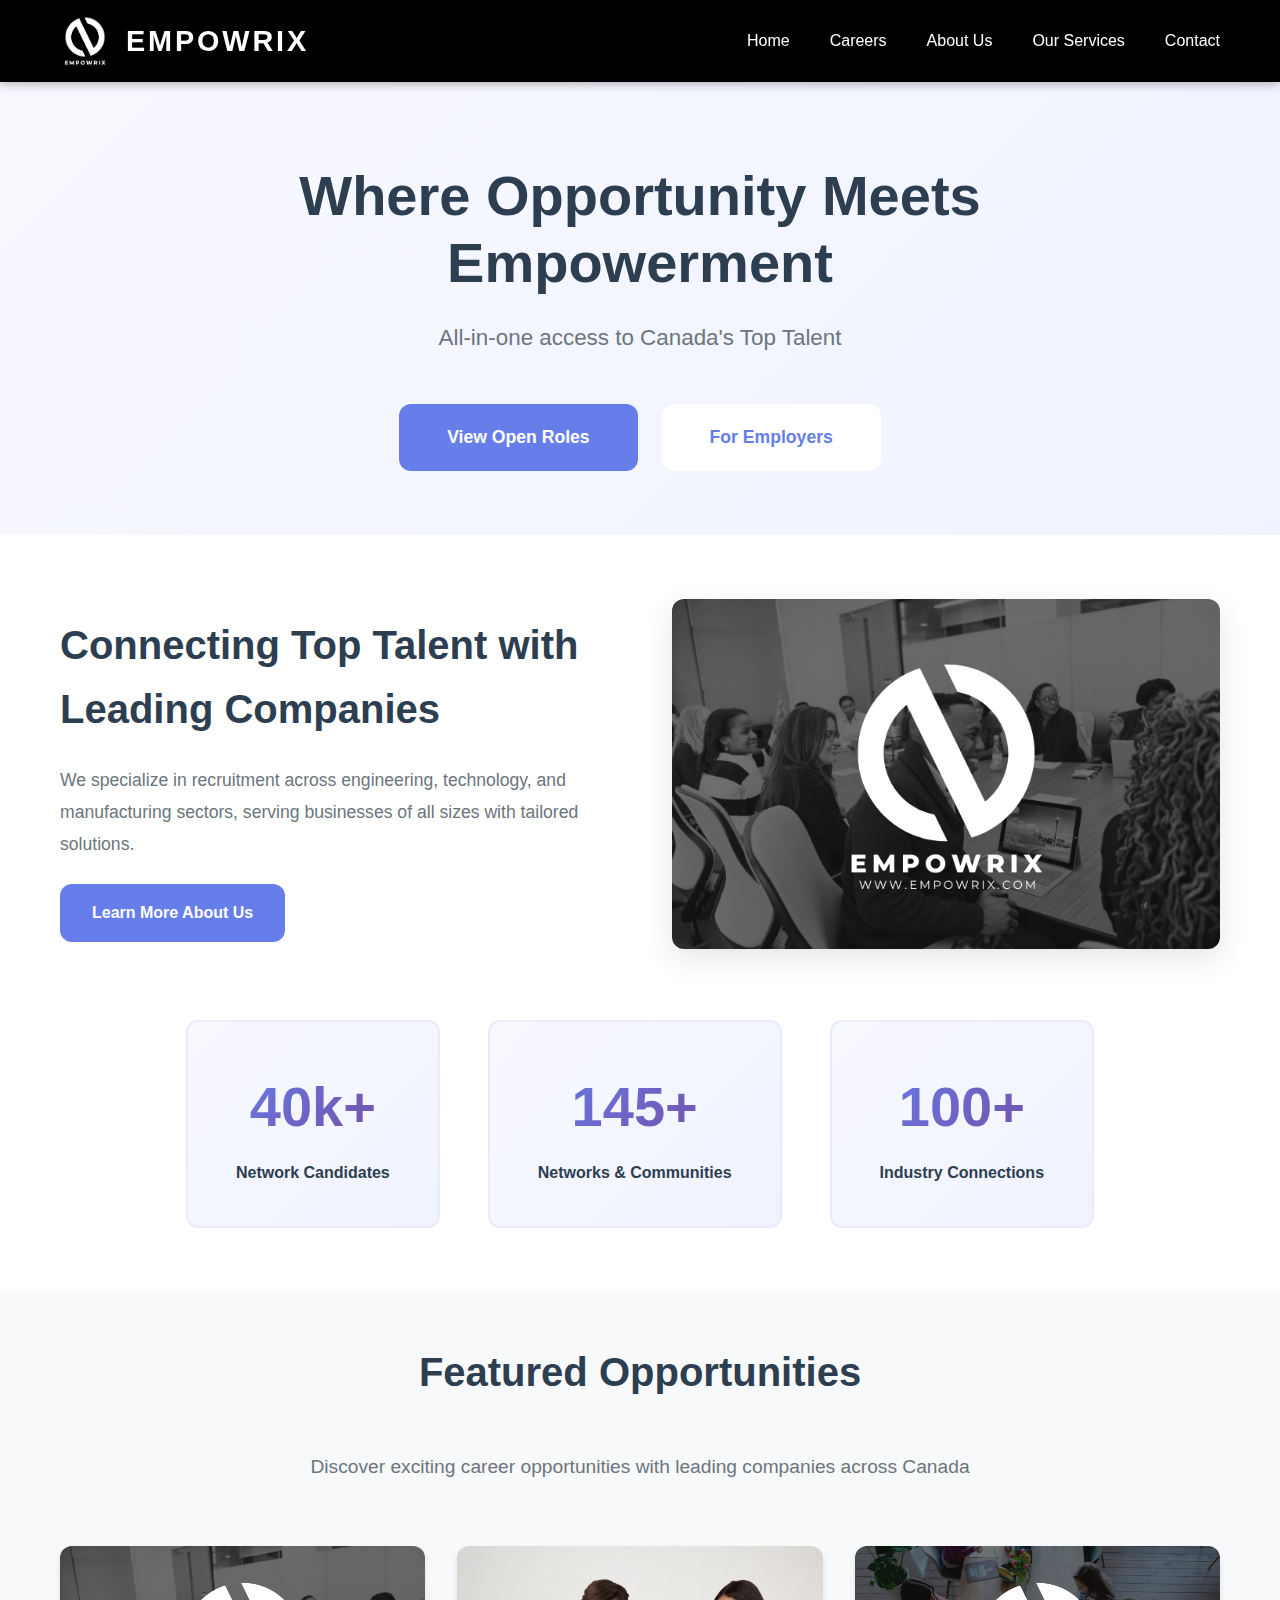
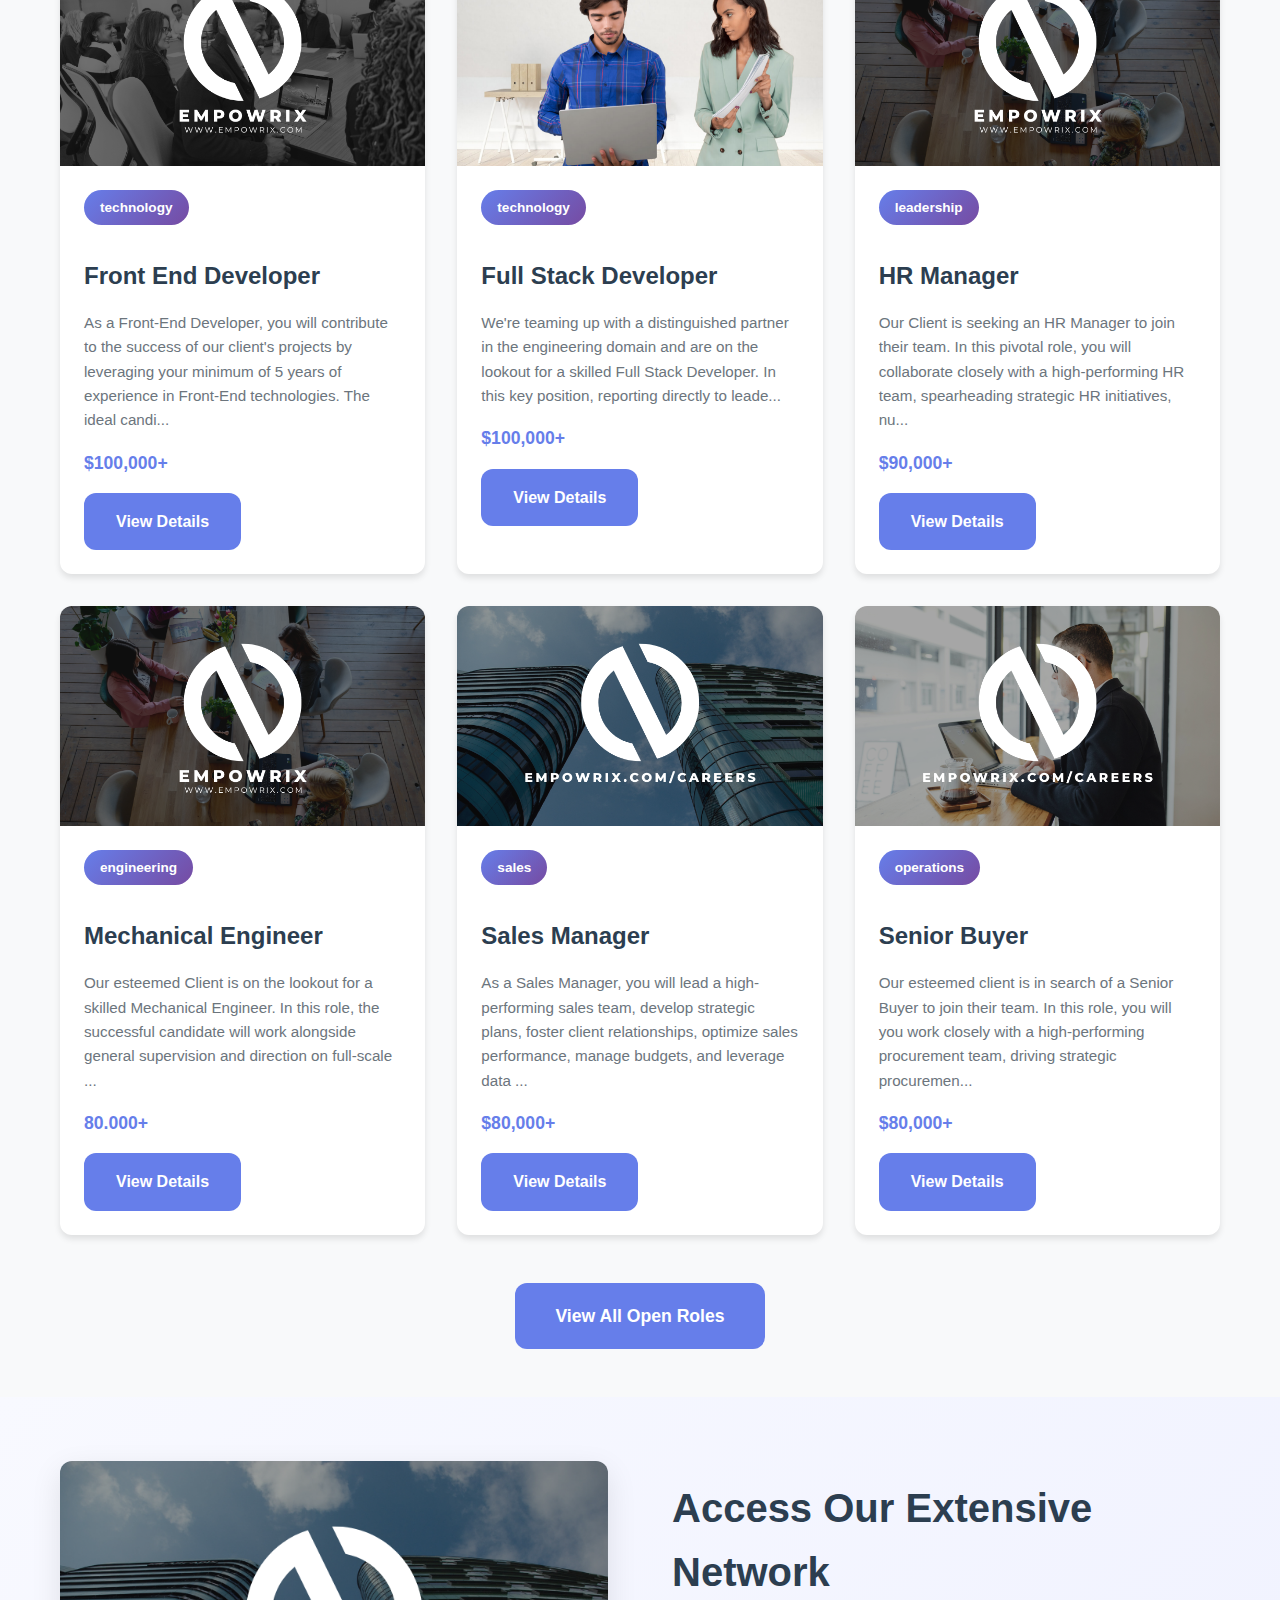
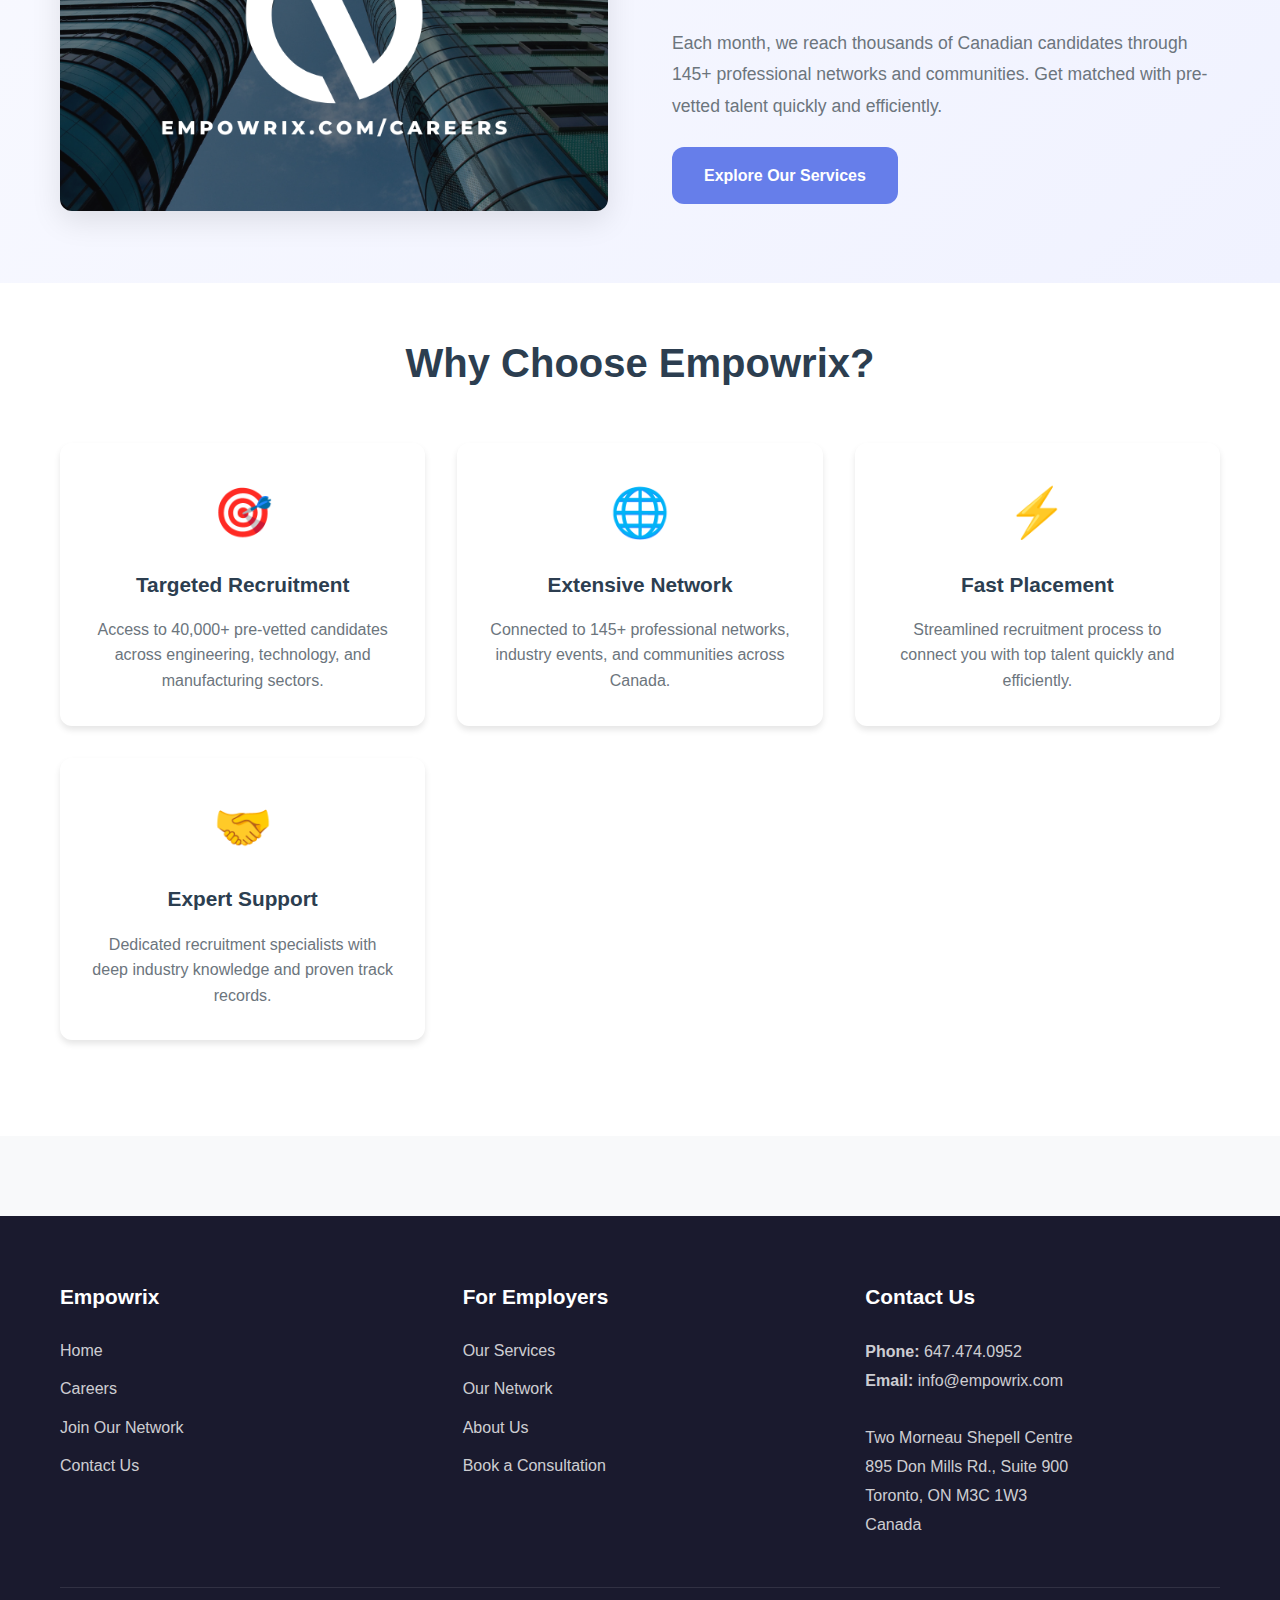
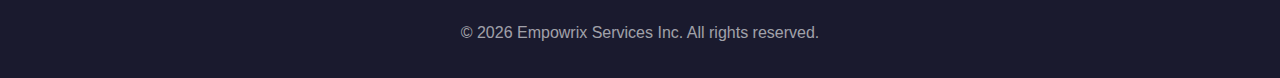
<file: index.html>
<!DOCTYPE html>
<html lang="en">
<head>
    <meta charset="UTF-8">
    <meta name="viewport" content="width=device-width, initial-scale=1.0">
    <title>Empowrix Recruitment Canada - Home</title>
    <meta name="description" content="Empowrix Recruitment Canada - Leading recruitment agency in Toronto, Ontario.">
    <link rel="stylesheet" href="css/style.css">
</head>
<body>
    <header>
        <div class="container">
            <div class="header-content">
                <a href="index.html" class="logo">
                    <img src="images/65c145e64ba507a390b1abab_EMPOWRIX%20RECRUITMENT%20LOGO%20(3).png" alt="Empowrix">
                    <span class="logo-text">EMPOWRIX</span>
                </a>
                <button class="hamburger" id="hamburger" aria-label="Menu">
                    <span></span>
                    <span></span>
                    <span></span>
                </button>
                <nav id="nav-menu">
                    <ul>
                        <li><a href="index.html" class="active">Home</a></li>
                        <li><a href="careers.html">Careers</a></li>
                        <li><a href="about.html">About Us</a></li>
                        <li><a href="services.html">Our Services</a></li>
                        <li><a href="contact.html">Contact</a></li>
                    </ul>
                </nav>
            </div>
        </div>
    </header>

    <section class="section hero-banner" style="padding: 5rem 0 4rem 0; background: linear-gradient(135deg, #f8f9ff 0%, #f0f2ff 100%);">
        <div class="container">
            <div style="max-width: 900px; margin: 0 auto; text-align: center;">
                <h1 class="hero-title" style="font-size: 3.5rem; color: var(--text-dark); margin-bottom: 1.5rem; font-weight: 700; line-height: 1.2;">Where Opportunity Meets Empowerment</h1>
                <p class="hero-subtitle" style="font-size: 1.4rem; color: var(--text-light); margin-bottom: 3rem;">All-in-one access to Canada's Top Talent</p>
                <div style="display: flex; gap: 1.5rem; justify-content: center; flex-wrap: wrap;">
                    <a href="careers.html" class="btn btn-large" style="padding: 1.2rem 3rem; font-size: 1.1rem;">View Open Roles</a>
                    <a href="services.html" class="btn btn-secondary btn-large" style="padding: 1.2rem 3rem; font-size: 1.1rem;">For Employers</a>
                </div>
            </div>
        </div>
    </section>

    <section class="section" style="padding: 4rem 0; background: var(--white);">
        <div class="container">
            <div class="homepage-grid" style="display: grid; grid-template-columns: 1fr 1fr; gap: 4rem; align-items: center; margin-bottom: 4rem;">
                <div>
                    <h2 style="font-size: 2.5rem; color: var(--text-dark); margin-bottom: 1.5rem; font-weight: 700;">Connecting Top Talent with Leading Companies</h2>
                    <p style="font-size: 1.1rem; color: var(--text-light); line-height: 1.8; margin-bottom: 1.5rem;">We specialize in recruitment across engineering, technology, and manufacturing sectors, serving businesses of all sizes with tailored solutions.</p>
                    <a href="about.html" class="btn">Learn More About Us</a>
                </div>
                <div>
                    <img src="images/65c257ca5584401a98bdd77d_EMPOWRIX%20RECRUITMENT%20IMAGE%2016%20%286%29.png" alt="Professional Team" style="width: 100%; height: 350px; object-fit: cover; border-radius: 12px; box-shadow: 0 10px 30px rgba(0,0,0,0.1);">
                </div>
            </div>
            
            <div class="stats" style="display: flex; justify-content: center; gap: 3rem; flex-wrap: wrap;">
                <div class="stat-item" style="text-align: center; background: linear-gradient(135deg, #f8f9ff 0%, #f0f2ff 100%); padding: 2.5rem 3rem; border-radius: 12px; border: 2px solid #e8ebff; min-width: 200px;">
                    <span class="stat-number" style="font-size: 3.5rem; font-weight: 700; display: block; background: linear-gradient(135deg, var(--primary-color), var(--secondary-color)); -webkit-background-clip: text; -webkit-text-fill-color: transparent; background-clip: text; margin-bottom: 0.5rem;">40k+</span>
                    <span class="stat-label" style="font-size: 1rem; color: var(--text-dark); font-weight: 600;">Network Candidates</span>
                </div>
                <div class="stat-item" style="text-align: center; background: linear-gradient(135deg, #f8f9ff 0%, #f0f2ff 100%); padding: 2.5rem 3rem; border-radius: 12px; border: 2px solid #e8ebff; min-width: 200px;">
                    <span class="stat-number" style="font-size: 3.5rem; font-weight: 700; display: block; background: linear-gradient(135deg, var(--primary-color), var(--secondary-color)); -webkit-background-clip: text; -webkit-text-fill-color: transparent; background-clip: text; margin-bottom: 0.5rem;">145+</span>
                    <span class="stat-label" style="font-size: 1rem; color: var(--text-dark); font-weight: 600;">Networks & Communities</span>
                </div>
                <div class="stat-item" style="text-align: center; background: linear-gradient(135deg, #f8f9ff 0%, #f0f2ff 100%); padding: 2.5rem 3rem; border-radius: 12px; border: 2px solid #e8ebff; min-width: 200px;">
                    <span class="stat-number" style="font-size: 3.5rem; font-weight: 700; display: block; background: linear-gradient(135deg, var(--primary-color), var(--secondary-color)); -webkit-background-clip: text; -webkit-text-fill-color: transparent; background-clip: text; margin-bottom: 0.5rem;">100+</span>
                    <span class="stat-label" style="font-size: 1rem; color: var(--text-dark); font-weight: 600;">Industry Connections</span>
                </div>
            </div>
        </div>
    </section>
    
    <section class="section">
        <div class="container">
            <h2 class="section-title">Featured Opportunities</h2>
            <p class="section-subtitle">Discover exciting career opportunities with leading companies across Canada</p>
            <div class="jobs-grid">

                <div class="job-card">
                    <img src="images/65c257ca5584401a98bdd77d_EMPOWRIX%20RECRUITMENT%20IMAGE%2016%20%286%29.png" alt="Front End Developer" class="job-image">
                    <div class="job-content">
                        <span class="job-category">technology</span>
                        <h2 class="job-title">Front End Developer</h2>
                        <p class="job-summary">As a Front-End Developer, you will contribute to the success of our client's projects by leveraging your minimum of 5 years of experience in Front-End technologies. The ideal candi...</p>
                        <p class="job-salary">$100,000+</p>
                        <a href="jobs/front-end-developer.html" class="btn">View Details</a>
                    </div>
                </div>

                <div class="job-card">
                    <img src="images/full-stack-developer-image.jpg" alt="Full Stack Developer" class="job-image">
                    <div class="job-content">
                        <span class="job-category">technology</span>
                        <h2 class="job-title">Full Stack Developer</h2>
                        <p class="job-summary">We're teaming up with a distinguished partner in the engineering domain and are on the lookout for a skilled Full Stack Developer. In this key position, reporting directly to leade...</p>
                        <p class="job-salary">$100,000+</p>
                        <a href="jobs/full-stack-developer.html" class="btn">View Details</a>
                    </div>
                </div>

                <div class="job-card">
                    <img src="images/65c2568896490916c43dfa77_EMPOWRIX%20RECRUITMENT%20IMAGE%2016%20%283%29.png" alt="HR Manager" class="job-image">
                    <div class="job-content">
                        <span class="job-category">leadership</span>
                        <h2 class="job-title">HR Manager</h2>
                        <p class="job-summary">Our Client is seeking an HR Manager to join their team. In this pivotal role, you will collaborate closely with a high-performing HR team, spearheading strategic HR initiatives, nu...</p>
                        <p class="job-salary">$90,000+</p>
                        <a href="jobs/hr-manager.html" class="btn">View Details</a>
                    </div>
                </div>

                <div class="job-card">
                    <img src="images/65c2568896490916c43dfa77_EMPOWRIX%20RECRUITMENT%20IMAGE%2016%20%283%29.png" alt="Mechanical Engineer" class="job-image">
                    <div class="job-content">
                        <span class="job-category">engineering</span>
                        <h2 class="job-title">Mechanical Engineer</h2>
                        <p class="job-summary">Our esteemed Client is on the lookout for a skilled Mechanical Engineer. In this role, the successful candidate will work alongside general supervision and direction on full-scale ...</p>
                        <p class="job-salary">80.000+</p>
                        <a href="jobs/mechanical-engineer.html" class="btn">View Details</a>
                    </div>
                </div>

                <div class="job-card">
                    <img src="images/65c2585b2f270ffd0b32f859_EMPOWRIX%20RECRUITMENT%20IMAGE%205.png" alt="Sales Manager" class="job-image">
                    <div class="job-content">
                        <span class="job-category">sales</span>
                        <h2 class="job-title">Sales Manager</h2>
                        <p class="job-summary">As a Sales Manager, you will lead a high-performing sales team, develop strategic plans, foster client relationships, optimize sales performance, manage budgets, and leverage data ...</p>
                        <p class="job-salary">$80,000+</p>
                        <a href="jobs/sales-manager.html" class="btn">View Details</a>
                    </div>
                </div>

                <div class="job-card">
                    <img src="images/65c2575696490916c43e763d_EMPOWRIX%20RECRUITMENT%20IMAGE%206.png" alt="Senior Buyer" class="job-image">
                    <div class="job-content">
                        <span class="job-category">operations</span>
                        <h2 class="job-title">Senior Buyer</h2>
                        <p class="job-summary">Our esteemed client is in search of a Senior Buyer to join their team. In this role, you will you work closely with a high-performing procurement team, driving strategic procuremen...</p>
                        <p class="job-salary">$80,000+</p>
                        <a href="jobs/senior-buyer.html" class="btn">View Details</a>
                    </div>
                </div>

            </div>
            <div style="text-align: center; margin-top: 3rem;">
                <a href="careers.html" class="btn btn-large">View All Open Roles</a>
            </div>
        </div>
    </section>
    
    <section class="section" style="background: linear-gradient(135deg, #f8f9ff 0%, #f0f2ff 100%); padding: 4rem 0;">
        <div class="container">
            <div class="homepage-grid" style="display: grid; grid-template-columns: 1fr 1fr; gap: 4rem; align-items: center;">
                <div>
                    <img src="images/65c2585b2f270ffd0b32f859_EMPOWRIX%20RECRUITMENT%20IMAGE%205.png" alt="Our Network" style="width: 100%; height: 350px; object-fit: cover; border-radius: 12px; box-shadow: 0 10px 30px rgba(0,0,0,0.1);">
                </div>
                <div>
                    <h2 style="font-size: 2.5rem; color: var(--text-dark); margin-bottom: 1.5rem; font-weight: 700;">Access Our Extensive Network</h2>
                    <p style="font-size: 1.1rem; color: var(--text-light); line-height: 1.8; margin-bottom: 1.5rem;">Each month, we reach thousands of Canadian candidates through 145+ professional networks and communities. Get matched with pre-vetted talent quickly and efficiently.</p>
                    <a href="services.html" class="btn">Explore Our Services</a>
                </div>
            </div>
        </div>
    </section>
    
    <section class="section" style="background: white;">
        <div class="container">
            <h2 class="section-title">Why Choose Empowrix?</h2>
            <div class="features-grid">
                <div class="feature-card">
                    <div class="feature-icon">🎯</div>
                    <h3>Targeted Recruitment</h3>
                    <p>Access to 40,000+ pre-vetted candidates across engineering, technology, and manufacturing sectors.</p>
                </div>
                <div class="feature-card">
                    <div class="feature-icon">🌐</div>
                    <h3>Extensive Network</h3>
                    <p>Connected to 145+ professional networks, industry events, and communities across Canada.</p>
                </div>
                <div class="feature-card">
                    <div class="feature-icon">⚡</div>
                    <h3>Fast Placement</h3>
                    <p>Streamlined recruitment process to connect you with top talent quickly and efficiently.</p>
                </div>
                <div class="feature-card">
                    <div class="feature-icon">🤝</div>
                    <h3>Expert Support</h3>
                    <p>Dedicated recruitment specialists with deep industry knowledge and proven track records.</p>
                </div>
            </div>
        </div>
    </section>

    <footer>
        <div class="container">
            <div class="footer-content">
                <div class="footer-section">
                    <h3>Empowrix</h3>
                    <ul>
                        <li><a href="index.html">Home</a></li>
                        <li><a href="careers.html">Careers</a></li>
                        <li><a href="about.html">Join Our Network</a></li>
                        <li><a href="contact.html">Contact Us</a></li>
                    </ul>
                </div>
                <div class="footer-section">
                    <h3>For Employers</h3>
                    <ul>
                        <li><a href="services.html">Our Services</a></li>
                        <li><a href="services.html">Our Network</a></li>
                        <li><a href="about.html">About Us</a></li>
                        <li><a href="contact.html">Book a Consultation</a></li>
                    </ul>
                </div>
                <div class="footer-section">
                    <h3>Contact Us</h3>
                    <p>
                        <strong>Phone:</strong> 647.474.0952<br>
                        <strong>Email:</strong> info@empowrix.com<br><br>
                        Two Morneau Shepell Centre<br>
                        895 Don Mills Rd., Suite 900<br>
                        Toronto, ON M3C 1W3<br>
                        Canada
                    </p>
                </div>
            </div>
            <div class="footer-bottom">
                <p>&copy; 2026 Empowrix Services Inc. All rights reserved.</p>
            </div>
        </div>
    </footer>
    <script>
        const hamburger = document.getElementById('hamburger');
        const navMenu = document.getElementById('nav-menu');
        
        hamburger.addEventListener('click', () => {
            hamburger.classList.toggle('active');
            navMenu.classList.toggle('active');
            document.body.classList.toggle('menu-open');
        });
        
        // Close menu when clicking on a link
        const navLinks = navMenu.querySelectorAll('a');
        navLinks.forEach(link => {
            link.addEventListener('click', () => {
                hamburger.classList.remove('active');
                navMenu.classList.remove('active');
                document.body.classList.remove('menu-open');
            });
        });
        
        // Close menu when clicking outside
        document.addEventListener('click', (e) => {
            if (!hamburger.contains(e.target) && !navMenu.contains(e.target)) {
                hamburger.classList.remove('active');
                navMenu.classList.remove('active');
                document.body.classList.remove('menu-open');
            }
        });
    </script>
</body>
</html>
</file>
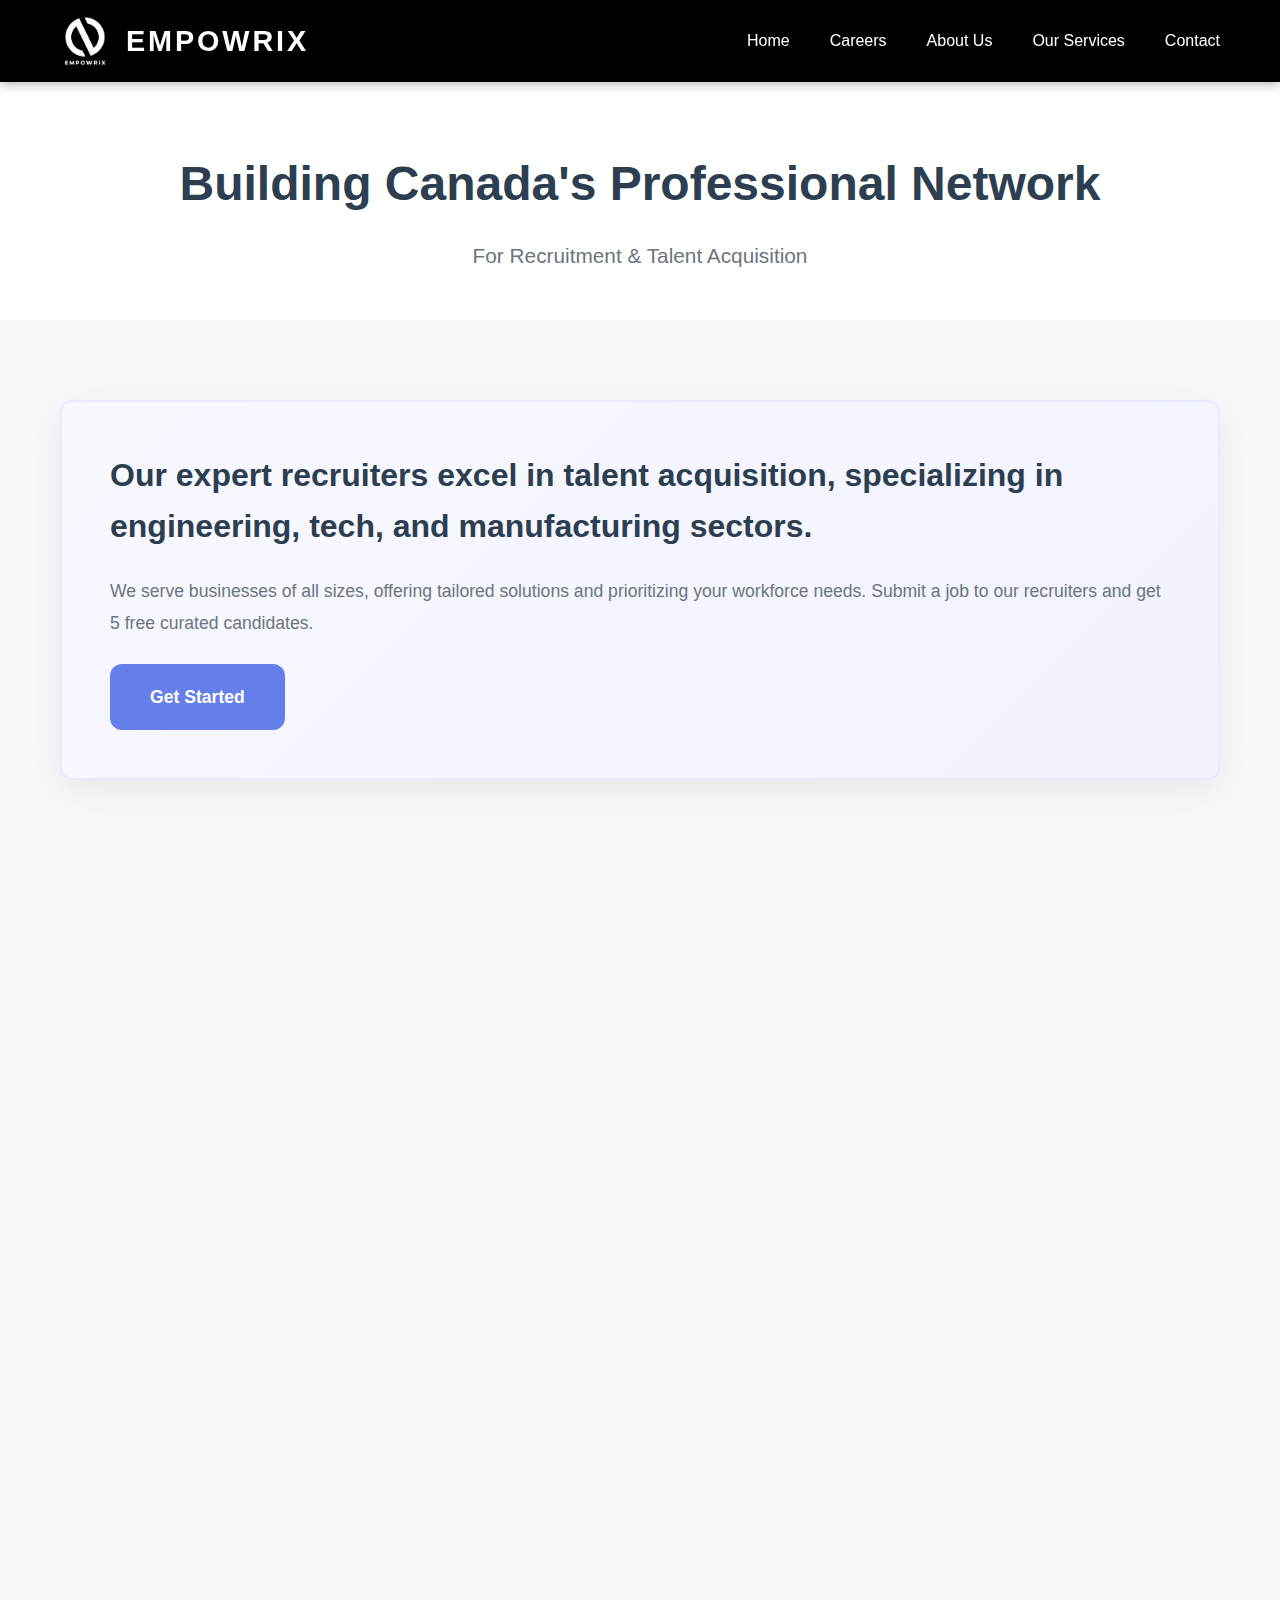
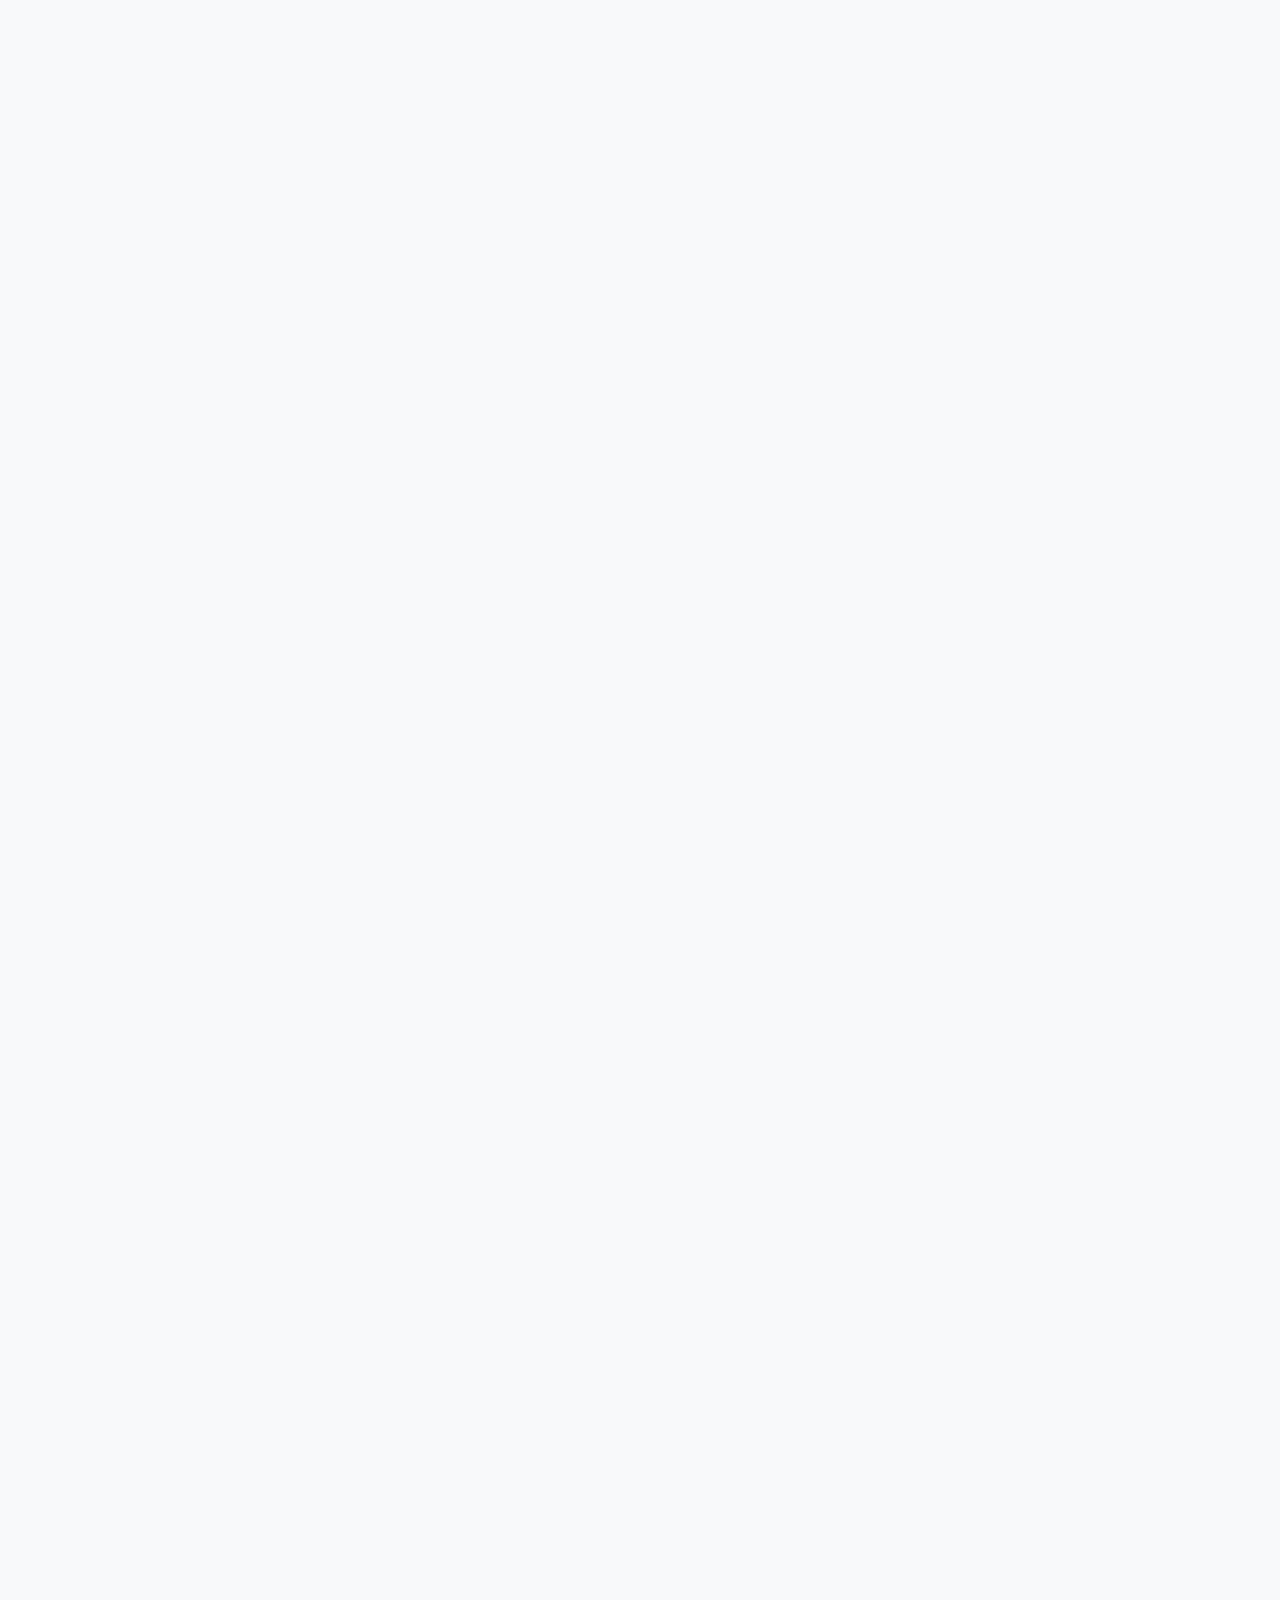
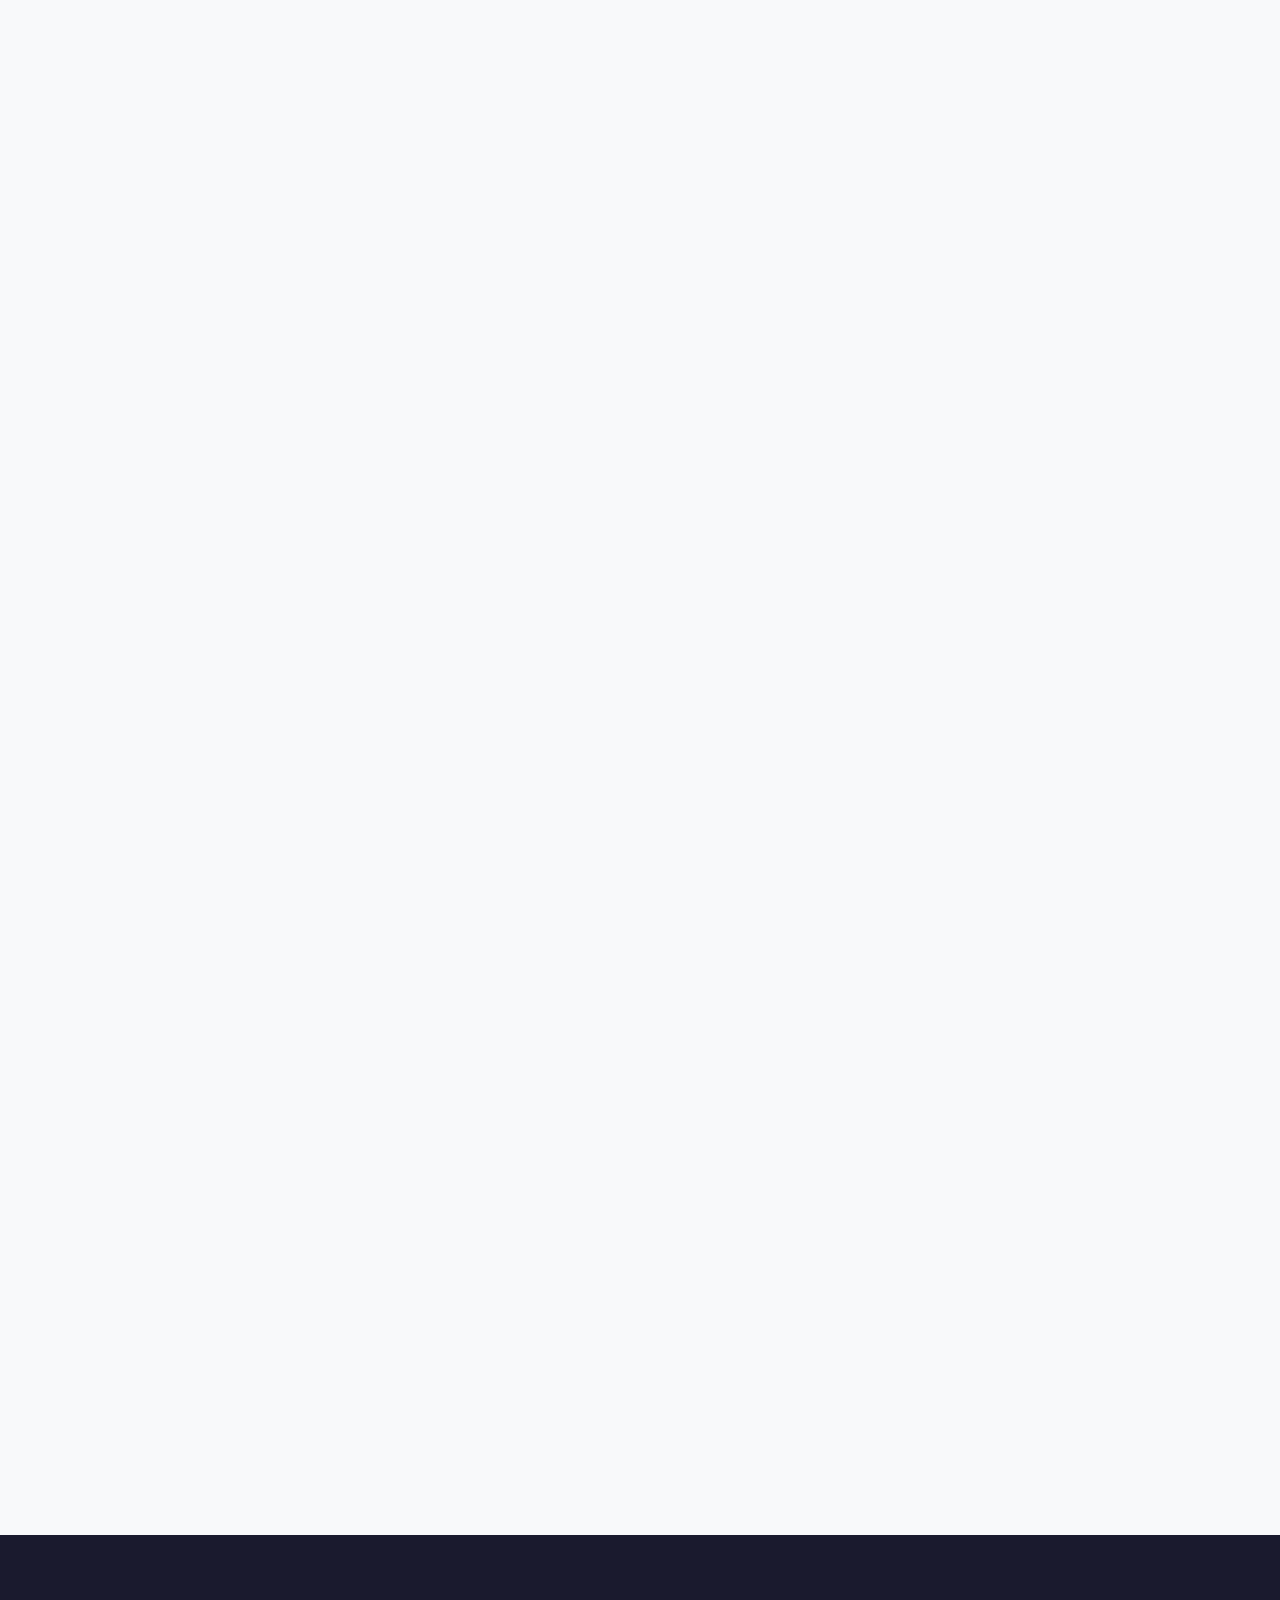
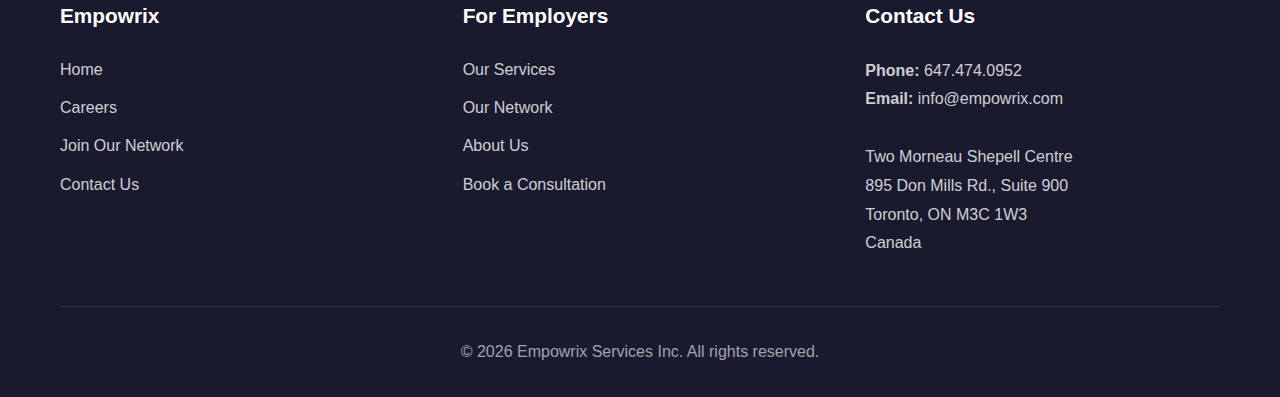
<file: about.html>
<!DOCTYPE html>
<html lang="en">
<head>
    <meta charset="UTF-8">
    <meta name="viewport" content="width=device-width, initial-scale=1.0">
    <title>About Us - Empowrix Recruitment Canada</title>
    <meta name="description" content="Empowrix Recruitment Canada - Leading recruitment agency in Toronto, Ontario.">
    <link rel="stylesheet" href="css/style.css">
</head>
<body>
    <header>
        <div class="container">
            <div class="header-content">
                <a href="index.html" class="logo">
                    <img src="images/65c145e64ba507a390b1abab_EMPOWRIX%20RECRUITMENT%20LOGO%20(3).png" alt="Empowrix">
                    <span class="logo-text">EMPOWRIX</span>
                </a>
                <button class="hamburger" id="hamburger" aria-label="Menu">
                    <span></span>
                    <span></span>
                    <span></span>
                </button>
                <nav id="nav-menu">
                    <ul>
                        <li><a href="index.html">Home</a></li>
                        <li><a href="careers.html">Careers</a></li>
                        <li><a href="about.html" class="active">About Us</a></li>
                        <li><a href="services.html">Our Services</a></li>
                        <li><a href="contact.html">Contact</a></li>
                    </ul>
                </nav>
            </div>
        </div>
    </header>

    <div class="about-hero">
        <div class="hero-content">
            <div class="container">
                <h1 class="fade-in-up">Building Canada's Professional Network</h1>
                <p class="subtitle fade-in-up">For Recruitment & Talent Acquisition</p>
            </div>
        </div>
    </div>
    
    <section class="section">
        <div class="container">
            <div class="about-intro animate-on-scroll">
                <h2>Our expert recruiters excel in talent acquisition, specializing in engineering, tech, and manufacturing sectors.</h2>
                <p>We serve businesses of all sizes, offering tailored solutions and prioritizing your workforce needs. Submit a job to our recruiters and get 5 free curated candidates.</p>
                <a href="contact.html" class="btn btn-large">Get Started</a>
            </div>
        </div>
    </section>

    <section class="section">
        <div class="container">
            <div class="image-text-section animate-on-scroll">
                <div>
                    <img src="images/65c257ca5584401a98bdd77d_EMPOWRIX%20RECRUITMENT%20IMAGE%2016%20%286%29.png" alt="Professional Team" class="section-image">
                </div>
                <div class="section-content">
                    <h2>All-in-one Access to Canada's Top Talent</h2>
                    <p>Each month, we reach out to thousands of Canadian candidates through various networks and communities. We have hired expertise for fledgling startups to well-established industry leaders.</p>
                    <p>Say goodbye to countless hours spent sifting through unqualified resumes, prolonged vacancies for specific positions, limited diversity in applicant pools, and minimal responses to outreach efforts.</p>
                    <a href="contact.html" class="btn btn-large">Get Matched Candidates Now</a>
                </div>
            </div>
        </div>
    </section>

    <section class="section" style="background: var(--light-bg);">
        <div class="container">
            <div class="stats-grid animate-on-scroll">
                <div class="stat-box">
                    <div class="stat-number">145+</div>
                    <div class="stat-label">Networks & Communities</div>
                </div>
                <div class="stat-box">
                    <div class="stat-number">1000+</div>
                    <div class="stat-label">Candidates Reached Monthly</div>
                </div>
                <div class="stat-box">
                    <div class="stat-number">98%</div>
                    <div class="stat-label">Client Satisfaction</div>
                </div>
                <div class="stat-box">
                    <div class="stat-number">5</div>
                    <div class="stat-label">Free Curated Candidates</div>
                </div>
            </div>
        </div>
    </section>

    <section class="section">
        <div class="container">
            <div class="image-text-section reverse animate-on-scroll">
                <div>
                    <img src="images/65c2575696490916c43e763d_EMPOWRIX%20RECRUITMENT%20IMAGE%206.png" alt="Recruitment Process" class="section-image">
                </div>
                <div class="section-content">
                    <h2>Who We Are</h2>
                    <p>Empowrix Recruitment Canada is a leading recruitment agency headquartered in Toronto, Ontario, offering premier staffing solutions across Canada. Our expert team specializes in connecting top-tier talent with reputable employers, leveraging advanced recruitment strategies to ensure unparalleled success.</p>
                    <p>Whether you're a skilled professional seeking exciting career opportunities or an organization in need of exceptional talent, Empowrix Recruitment Canada is your trusted partner for navigating the dynamic Canadian job market.</p>
                </div>
            </div>
        </div>
    </section>

    <section class="section" style="background: var(--light-bg);">
        <div class="container">
            <div class="section-title animate-on-scroll">Our Expertise</div>
            <div class="expertise-grid">
                <div class="expertise-card animate-on-scroll">
                    <h3>🔧 Engineering</h3>
                    <p>Mechanical, electrical, civil, and software engineering roles across all experience levels and specializations.</p>
                </div>
                <div class="expertise-card animate-on-scroll">
                    <h3>💻 Technology</h3>
                    <p>Software developers, full-stack engineers, front-end specialists, and IT professionals for modern tech stacks.</p>
                </div>
                <div class="expertise-card animate-on-scroll">
                    <h3>🏭 Manufacturing</h3>
                    <p>Operations, quality control, production management, and supply chain professionals.</p>
                </div>
                <div class="expertise-card animate-on-scroll">
                    <h3>👔 Leadership</h3>
                    <p>Executive positions, management roles, and senior leadership across all industries.</p>
                </div>
                <div class="expertise-card animate-on-scroll">
                    <h3>📊 Operations</h3>
                    <p>Supply chain, procurement, business operations, and strategic planning experts.</p>
                </div>
                <div class="expertise-card animate-on-scroll">
                    <h3>💼 Sales & Marketing</h3>
                    <p>Sales managers, business development, and marketing professionals to drive growth.</p>
                </div>
            </div>
        </div>
    </section>

    <section class="section">
        <div class="container">
            <div class="image-text-section animate-on-scroll">
                <div>
                    <img src="images/65c2585b2f270ffd0b32f859_EMPOWRIX%20RECRUITMENT%20IMAGE%205.png" alt="Our Network" class="section-image">
                </div>
                <div class="section-content">
                    <h2>Our Extensive Network</h2>
                    <p>We reach thousands of Canadian professionals through:</p>
                    <ul>
                        <li>145+ Professional Networks & Communities</li>
                        <li>Industry Events and Conferences</li>
                        <li>Networking Events</li>
                        <li>Professional Associations</li>
                        <li>LinkedIn & Social Media Outreach</li>
                        <li>University & College Partnerships</li>
                    </ul>
                </div>
            </div>
        </div>
    </section>

    <section class="section">
        <div class="container">
            <div class="cta-section animate-on-scroll">
                <h2>Ready to Find Your Next Great Hire?</h2>
                <p>Contact us today and get 5 free curated candidates for your open position.</p>
                <div class="cta-buttons">
                    <a href="contact.html" class="btn btn-large btn-white">Get Started</a>
                    <a href="careers.html" class="btn btn-large">View Open Positions</a>
                </div>
            </div>
        </div>
    </section>

    <footer>
        <div class="container">
            <div class="footer-content">
                <div class="footer-section">
                    <h3>Empowrix</h3>
                    <ul>
                        <li><a href="index.html">Home</a></li>
                        <li><a href="careers.html">Careers</a></li>
                        <li><a href="about.html">Join Our Network</a></li>
                        <li><a href="contact.html">Contact Us</a></li>
                    </ul>
                </div>
                <div class="footer-section">
                    <h3>For Employers</h3>
                    <ul>
                        <li><a href="services.html">Our Services</a></li>
                        <li><a href="services.html">Our Network</a></li>
                        <li><a href="about.html">About Us</a></li>
                        <li><a href="contact.html">Book a Consultation</a></li>
                    </ul>
                </div>
                <div class="footer-section">
                    <h3>Contact Us</h3>
                    <p>
                        <strong>Phone:</strong> 647.474.0952<br>
                        <strong>Email:</strong> info@empowrix.com<br><br>
                        Two Morneau Shepell Centre<br>
                        895 Don Mills Rd., Suite 900<br>
                        Toronto, ON M3C 1W3<br>
                        Canada
                    </p>
                </div>
            </div>
            <div class="footer-bottom">
                <p>&copy; 2026 Empowrix Services Inc. All rights reserved.</p>
            </div>
        </div>
    </footer>

    <script>
        // Scroll animation observer
        const observerOptions = {
            threshold: 0.1,
            rootMargin: '0px 0px -50px 0px'
        };

        const observer = new IntersectionObserver((entries) => {
            entries.forEach(entry => {
                if (entry.isIntersecting) {
                    entry.target.classList.add('animated');
                }
            });
        }, observerOptions);

        // Observe all elements with animate-on-scroll class
        document.addEventListener('DOMContentLoaded', () => {
            const animatedElements = document.querySelectorAll('.animate-on-scroll');
            animatedElements.forEach(el => observer.observe(el));
        });
    </script>
    <script>
        const hamburger = document.getElementById('hamburger');
        const navMenu = document.getElementById('nav-menu');
        
        hamburger.addEventListener('click', () => {
            hamburger.classList.toggle('active');
            navMenu.classList.toggle('active');
            document.body.classList.toggle('menu-open');
        });
        
        const navLinks = navMenu.querySelectorAll('a');
        navLinks.forEach(link => {
            link.addEventListener('click', () => {
                hamburger.classList.remove('active');
                navMenu.classList.remove('active');
                document.body.classList.remove('menu-open');
            });
        });
        
        document.addEventListener('click', (e) => {
            if (!hamburger.contains(e.target) && !navMenu.contains(e.target)) {
                hamburger.classList.remove('active');
                navMenu.classList.remove('active');
                document.body.classList.remove('menu-open');
            }
        });
    </script>
</body>
</html>
</file>
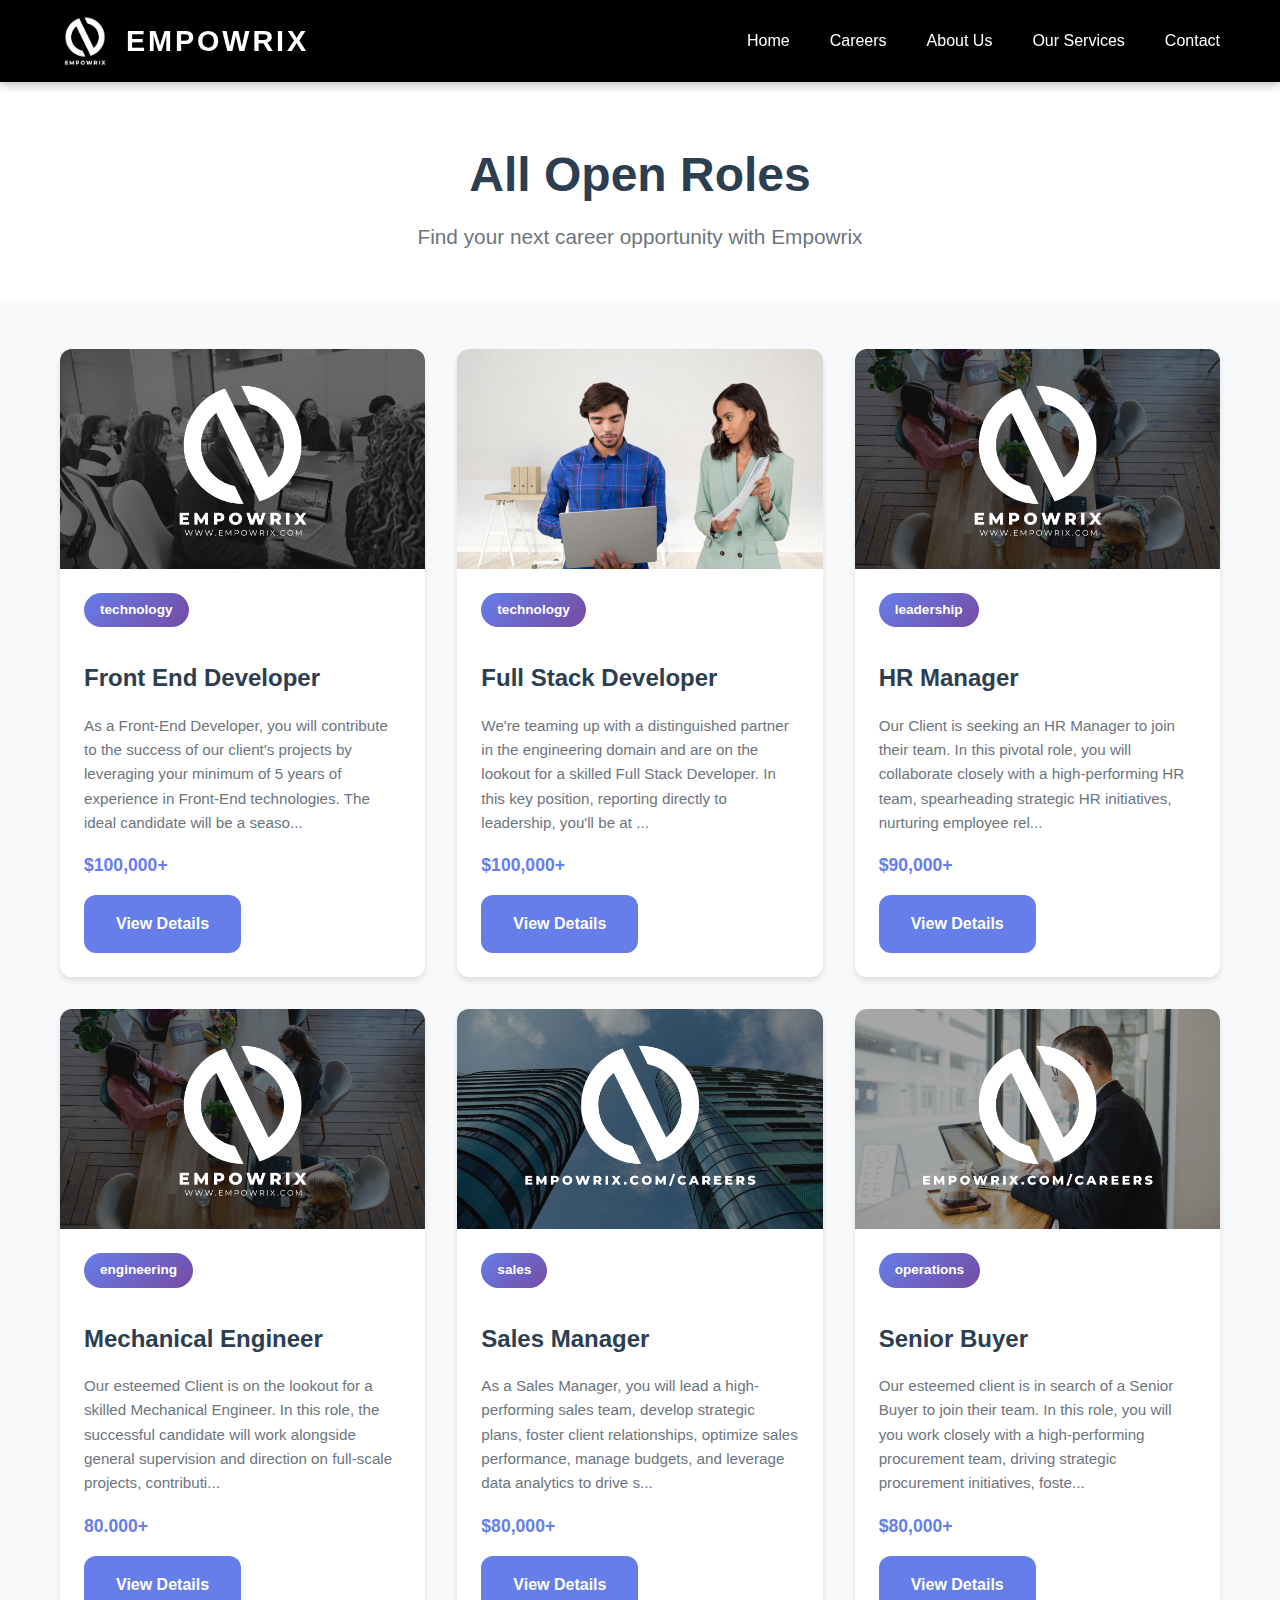
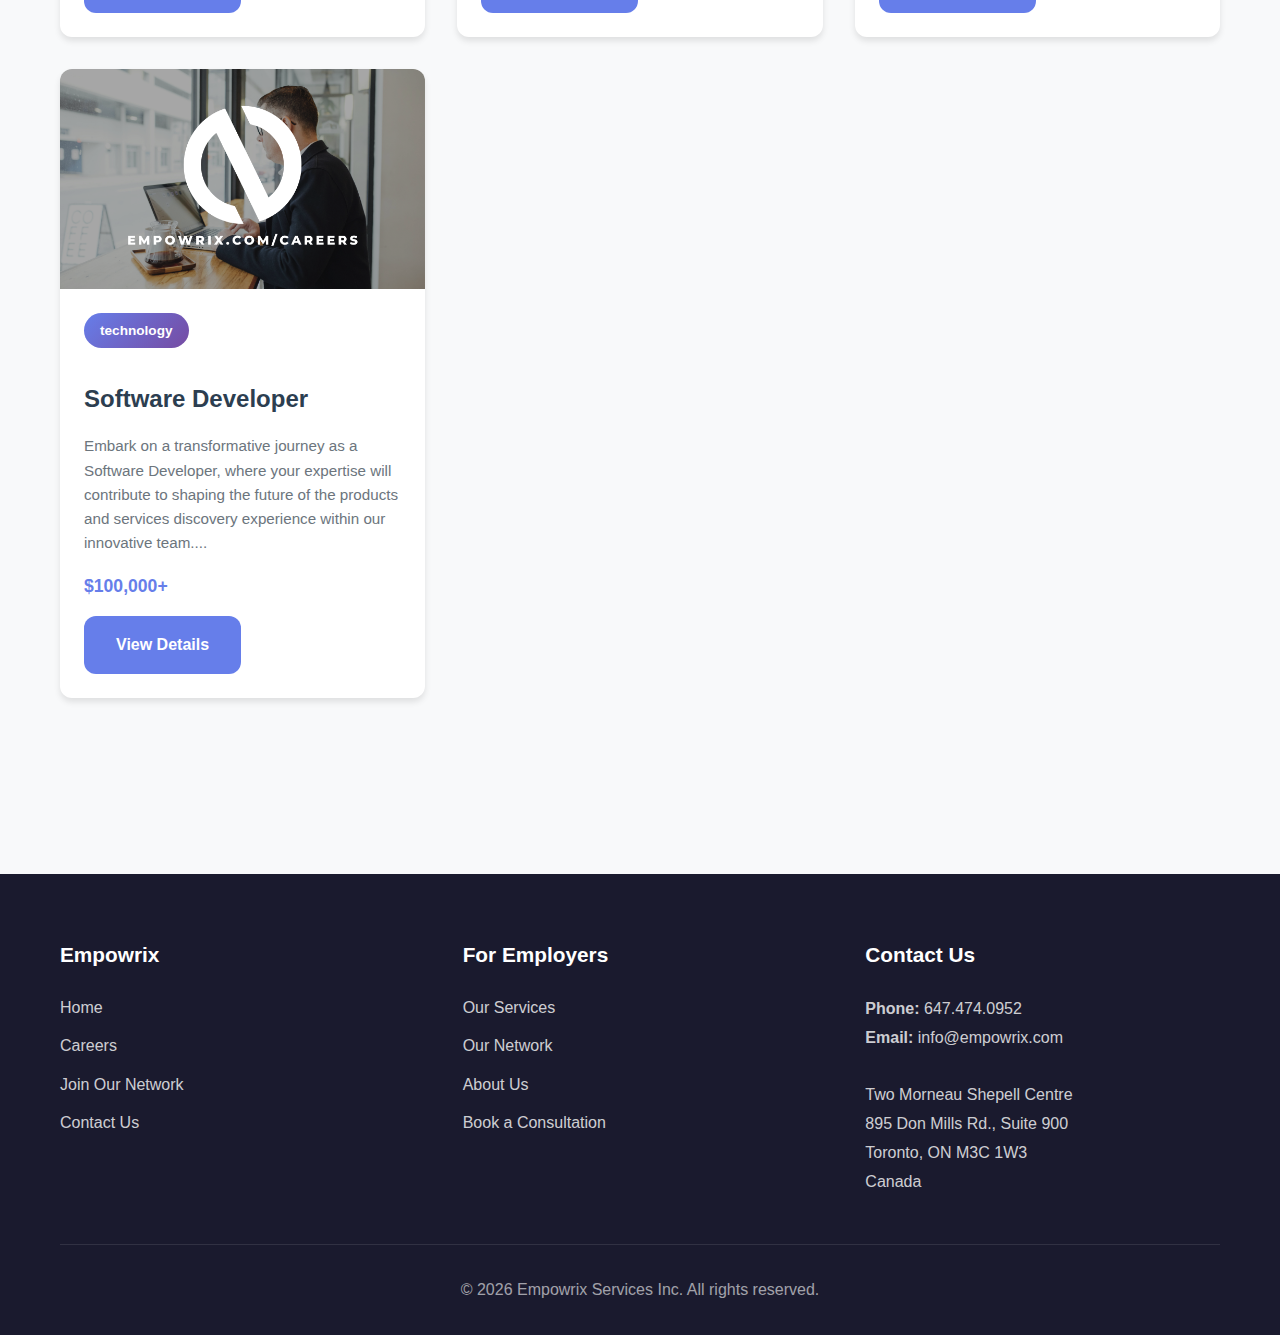
<file: careers.html>
<!DOCTYPE html>
<html lang="en">
<head>
    <meta charset="UTF-8">
    <meta name="viewport" content="width=device-width, initial-scale=1.0">
    <title>Careers - Empowrix Recruitment Canada</title>
    <meta name="description" content="Empowrix Recruitment Canada - Leading recruitment agency in Toronto, Ontario.">
    <link rel="stylesheet" href="css/style.css">
</head>
<body>
    <header>
        <div class="container">
            <div class="header-content">
                <a href="index.html" class="logo">
                    <img src="images/65c145e64ba507a390b1abab_EMPOWRIX%20RECRUITMENT%20LOGO%20(3).png" alt="Empowrix">
                    <span class="logo-text">EMPOWRIX</span>
                </a>
                <button class="hamburger" id="hamburger" aria-label="Menu">
                    <span></span>
                    <span></span>
                    <span></span>
                </button>
                <nav id="nav-menu">
                    <ul>
                        <li><a href="index.html">Home</a></li>
                        <li><a href="careers.html" class="active">Careers</a></li>
                        <li><a href="about.html">About Us</a></li>
                        <li><a href="services.html">Our Services</a></li>
                        <li><a href="contact.html">Contact</a></li>
                    </ul>
                </nav>
            </div>
        </div>
    </header>

    <div class="hero">
        <div class="hero-content">
            <div class="container">
                <h1>All Open Roles</h1>
                <p>Find your next career opportunity with Empowrix</p>
            </div>
        </div>
    </div>
    
    <section class="section">
        <div class="container">
            <div class="jobs-grid">

                <div class="job-card">
                    <img src="images/65c257ca5584401a98bdd77d_EMPOWRIX%20RECRUITMENT%20IMAGE%2016%20%286%29.png" alt="Front End Developer" class="job-image">
                    <div class="job-content">
                        <span class="job-category">technology</span>
                        <h2 class="job-title">Front End Developer</h2>
                        <p class="job-summary">As a Front-End Developer, you will contribute to the success of our client's projects by leveraging your minimum of 5 years of experience in Front-End technologies. The ideal candidate will be a seaso...</p>
                        <p class="job-salary">$100,000+</p>
                        <a href="jobs/front-end-developer.html" class="btn">View Details</a>
                    </div>
                </div>

                <div class="job-card">
                    <img src="images/full-stack-developer-image.jpg" alt="Full Stack Developer" class="job-image">
                    <div class="job-content">
                        <span class="job-category">technology</span>
                        <h2 class="job-title">Full Stack Developer</h2>
                        <p class="job-summary">We're teaming up with a distinguished partner in the engineering domain and are on the lookout for a skilled Full Stack Developer. In this key position, reporting directly to leadership, you'll be at ...</p>
                        <p class="job-salary">$100,000+</p>
                        <a href="jobs/full-stack-developer.html" class="btn">View Details</a>
                    </div>
                </div>

                <div class="job-card">
                    <img src="images/65c2568896490916c43dfa77_EMPOWRIX%20RECRUITMENT%20IMAGE%2016%20%283%29.png" alt="HR Manager" class="job-image">
                    <div class="job-content">
                        <span class="job-category">leadership</span>
                        <h2 class="job-title">HR Manager</h2>
                        <p class="job-summary">Our Client is seeking an HR Manager to join their team. In this pivotal role, you will collaborate closely with a high-performing HR team, spearheading strategic HR initiatives, nurturing employee rel...</p>
                        <p class="job-salary">$90,000+</p>
                        <a href="jobs/hr-manager.html" class="btn">View Details</a>
                    </div>
                </div>

                <div class="job-card">
                    <img src="images/65c2568896490916c43dfa77_EMPOWRIX%20RECRUITMENT%20IMAGE%2016%20%283%29.png" alt="Mechanical Engineer" class="job-image">
                    <div class="job-content">
                        <span class="job-category">engineering</span>
                        <h2 class="job-title">Mechanical Engineer</h2>
                        <p class="job-summary">Our esteemed Client is on the lookout for a skilled Mechanical Engineer. In this role, the successful candidate will work alongside general supervision and direction on full-scale projects, contributi...</p>
                        <p class="job-salary">80.000+</p>
                        <a href="jobs/mechanical-engineer.html" class="btn">View Details</a>
                    </div>
                </div>

                <div class="job-card">
                    <img src="images/65c2585b2f270ffd0b32f859_EMPOWRIX%20RECRUITMENT%20IMAGE%205.png" alt="Sales Manager" class="job-image">
                    <div class="job-content">
                        <span class="job-category">sales</span>
                        <h2 class="job-title">Sales Manager</h2>
                        <p class="job-summary">As a Sales Manager, you will lead a high-performing sales team, develop strategic plans, foster client relationships, optimize sales performance, manage budgets, and leverage data analytics to drive s...</p>
                        <p class="job-salary">$80,000+</p>
                        <a href="jobs/sales-manager.html" class="btn">View Details</a>
                    </div>
                </div>

                <div class="job-card">
                    <img src="images/65c2575696490916c43e763d_EMPOWRIX%20RECRUITMENT%20IMAGE%206.png" alt="Senior Buyer" class="job-image">
                    <div class="job-content">
                        <span class="job-category">operations</span>
                        <h2 class="job-title">Senior Buyer</h2>
                        <p class="job-summary">Our esteemed client is in search of a Senior Buyer to join their team. In this role, you will you work closely with a high-performing procurement team, driving strategic procurement initiatives, foste...</p>
                        <p class="job-salary">$80,000+</p>
                        <a href="jobs/senior-buyer.html" class="btn">View Details</a>
                    </div>
                </div>

                <div class="job-card">
                    <img src="images/65c2575696490916c43e763d_EMPOWRIX%20RECRUITMENT%20IMAGE%206.png" alt="Software Developer" class="job-image">
                    <div class="job-content">
                        <span class="job-category">technology</span>
                        <h2 class="job-title">Software Developer</h2>
                        <p class="job-summary">Embark on a transformative journey as a Software Developer, where your expertise will contribute to shaping the future of the products and services discovery experience within our innovative team....</p>
                        <p class="job-salary">$100,000+</p>
                        <a href="jobs/software-developer.html" class="btn">View Details</a>
                    </div>
                </div>

            </div>
        </div>
    </section>

    <footer>
        <div class="container">
            <div class="footer-content">
                <div class="footer-section">
                    <h3>Empowrix</h3>
                    <ul>
                        <li><a href="index.html">Home</a></li>
                        <li><a href="careers.html">Careers</a></li>
                        <li><a href="about.html">Join Our Network</a></li>
                        <li><a href="contact.html">Contact Us</a></li>
                    </ul>
                </div>
                <div class="footer-section">
                    <h3>For Employers</h3>
                    <ul>
                        <li><a href="services.html">Our Services</a></li>
                        <li><a href="services.html">Our Network</a></li>
                        <li><a href="about.html">About Us</a></li>
                        <li><a href="contact.html">Book a Consultation</a></li>
                    </ul>
                </div>
                <div class="footer-section">
                    <h3>Contact Us</h3>
                    <p>
                        <strong>Phone:</strong> 647.474.0952<br>
                        <strong>Email:</strong> info@empowrix.com<br><br>
                        Two Morneau Shepell Centre<br>
                        895 Don Mills Rd., Suite 900<br>
                        Toronto, ON M3C 1W3<br>
                        Canada
                    </p>
                </div>
            </div>
            <div class="footer-bottom">
                <p>&copy; 2026 Empowrix Services Inc. All rights reserved.</p>
            </div>
        </div>
    </footer>
    <script>
        const hamburger = document.getElementById('hamburger');
        const navMenu = document.getElementById('nav-menu');
        
        hamburger.addEventListener('click', () => {
            hamburger.classList.toggle('active');
            navMenu.classList.toggle('active');
            document.body.classList.toggle('menu-open');
        });
        
        const navLinks = navMenu.querySelectorAll('a');
        navLinks.forEach(link => {
            link.addEventListener('click', () => {
                hamburger.classList.remove('active');
                navMenu.classList.remove('active');
                document.body.classList.remove('menu-open');
            });
        });
        
        document.addEventListener('click', (e) => {
            if (!hamburger.contains(e.target) && !navMenu.contains(e.target)) {
                hamburger.classList.remove('active');
                navMenu.classList.remove('active');
                document.body.classList.remove('menu-open');
            }
        });
    </script>
</body>
</html>
</file>
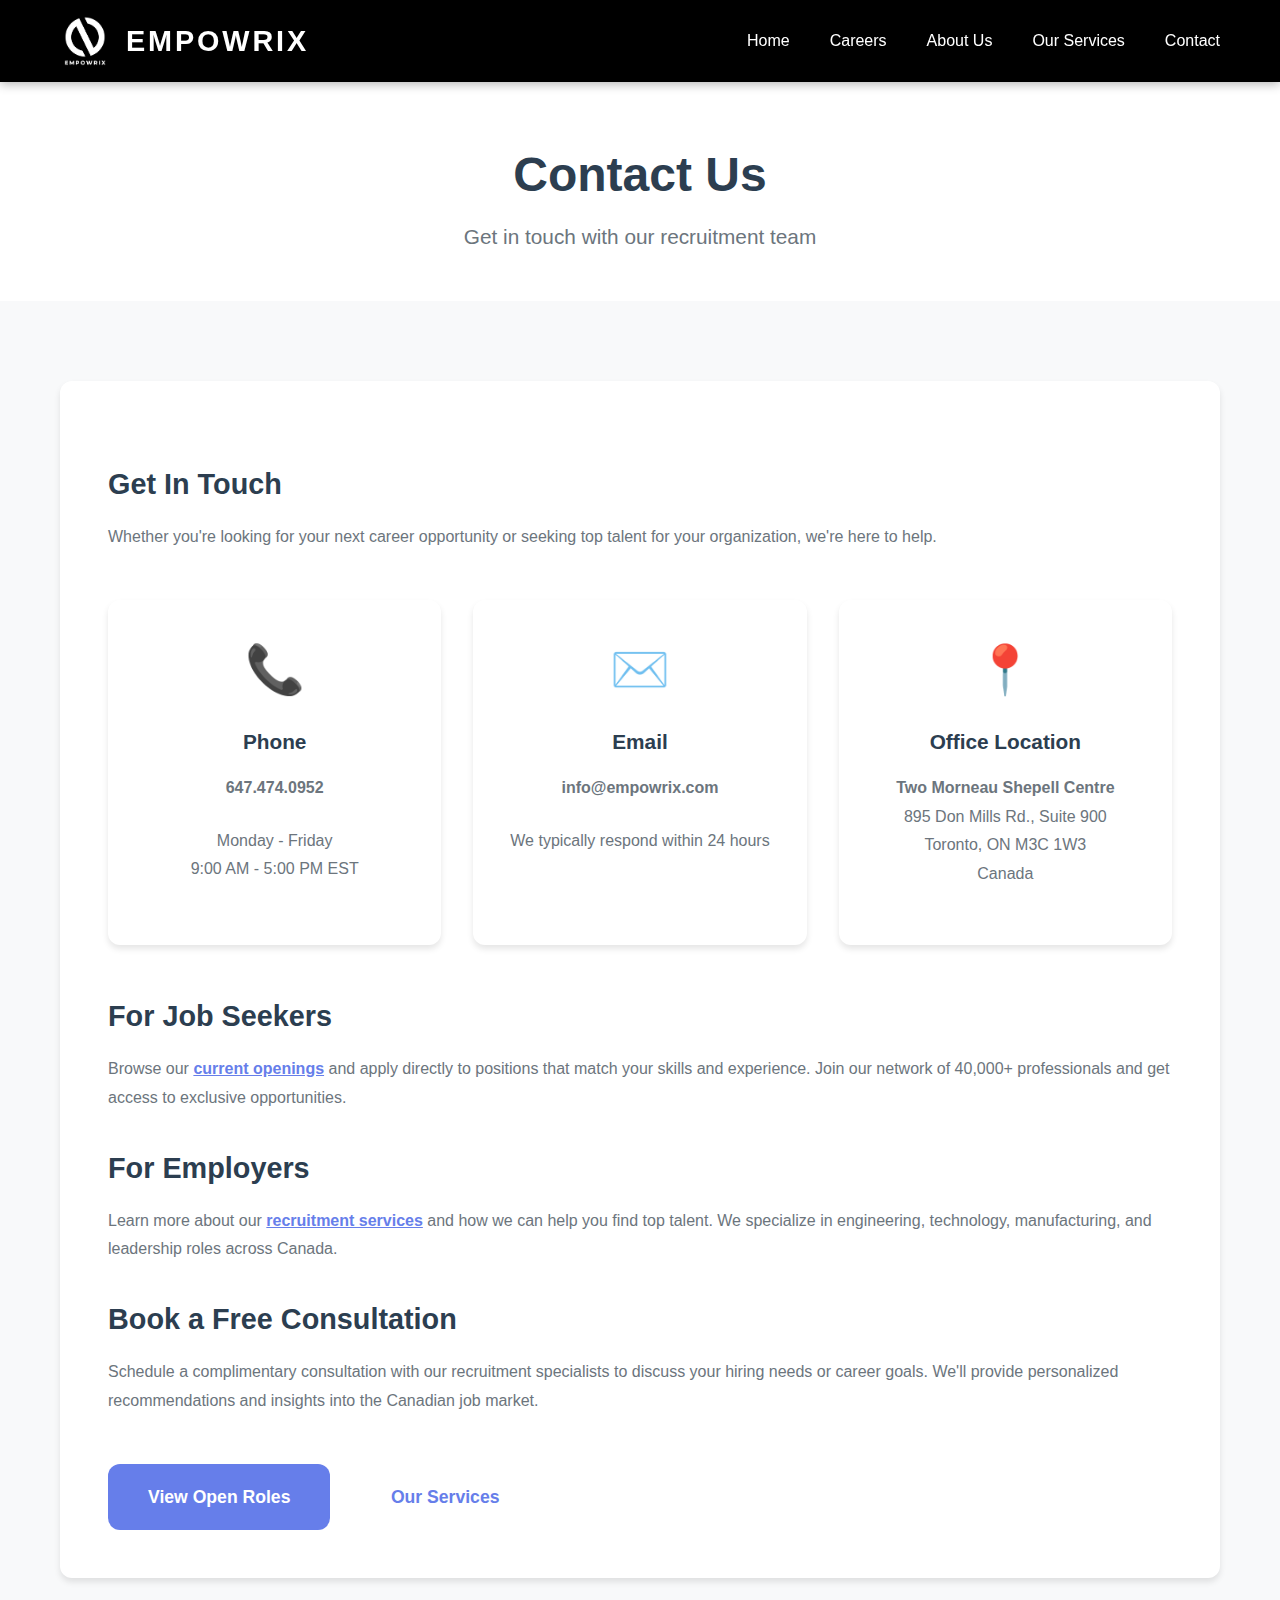
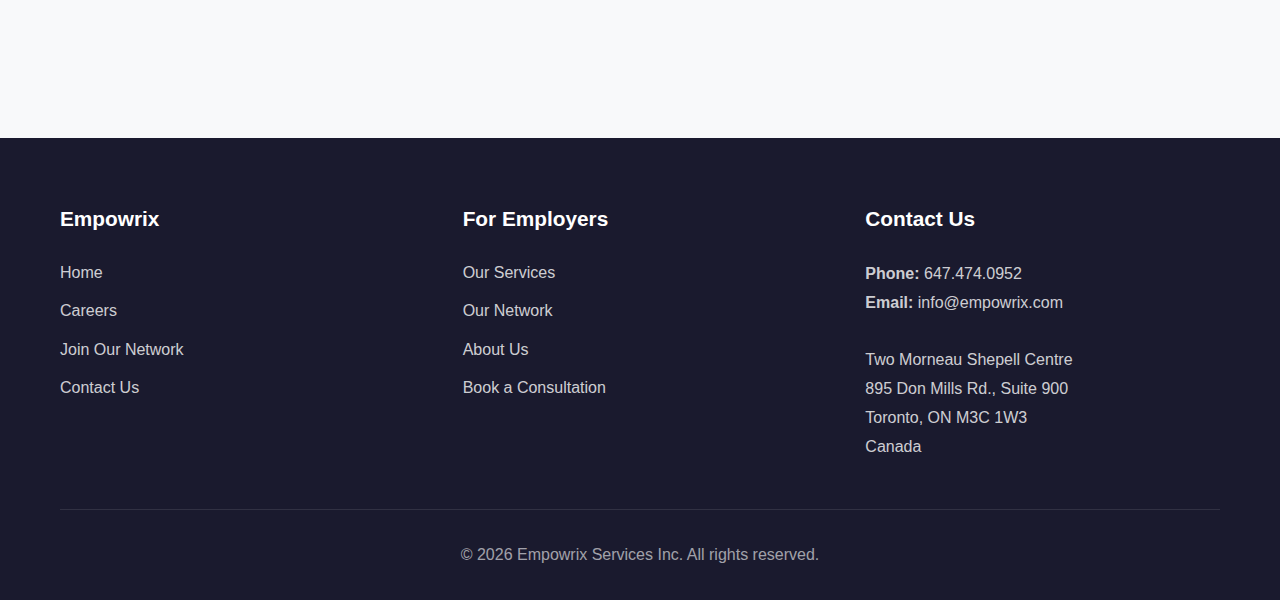
<file: contact.html>
<!DOCTYPE html>
<html lang="en">
<head>
    <meta charset="UTF-8">
    <meta name="viewport" content="width=device-width, initial-scale=1.0">
    <title>Contact Us - Empowrix Recruitment Canada</title>
    <meta name="description" content="Empowrix Recruitment Canada - Leading recruitment agency in Toronto, Ontario.">
    <link rel="stylesheet" href="css/style.css">
</head>
<body>
    <header>
        <div class="container">
            <div class="header-content">
                <a href="index.html" class="logo">
                    <img src="images/65c145e64ba507a390b1abab_EMPOWRIX%20RECRUITMENT%20LOGO%20(3).png" alt="Empowrix">
                    <span class="logo-text">EMPOWRIX</span>
                </a>
                <button class="hamburger" id="hamburger" aria-label="Menu">
                    <span></span>
                    <span></span>
                    <span></span>
                </button>
                <nav id="nav-menu">
                    <ul>
                        <li><a href="index.html">Home</a></li>
                        <li><a href="careers.html">Careers</a></li>
                        <li><a href="about.html">About Us</a></li>
                        <li><a href="services.html">Our Services</a></li>
                        <li><a href="contact.html" class="active">Contact</a></li>
                    </ul>
                </nav>
            </div>
        </div>
    </header>

    <div class="hero">
        <div class="hero-content">
            <div class="container">
                <h1>Contact Us</h1>
                <p>Get in touch with our recruitment team</p>
            </div>
        </div>
    </div>
    
    <section class="section">
        <div class="container">
            <div class="content-section">
                <h2>Get In Touch</h2>
                <p>Whether you're looking for your next career opportunity or seeking top talent for your organization, we're here to help.</p>
                
                <div class="features-grid" style="margin: 3rem 0;">
                    <div class="feature-card">
                        <div class="feature-icon">📞</div>
                        <h3>Phone</h3>
                        <p><strong>647.474.0952</strong></p>
                        <p>Monday - Friday<br>9:00 AM - 5:00 PM EST</p>
                    </div>
                    <div class="feature-card">
                        <div class="feature-icon">✉️</div>
                        <h3>Email</h3>
                        <p><strong>info@empowrix.com</strong></p>
                        <p>We typically respond within 24 hours</p>
                    </div>
                    <div class="feature-card">
                        <div class="feature-icon">📍</div>
                        <h3>Office Location</h3>
                        <p><strong>Two Morneau Shepell Centre</strong><br>
                        895 Don Mills Rd., Suite 900<br>
                        Toronto, ON M3C 1W3<br>
                        Canada</p>
                    </div>
                </div>
                
                <h2>For Job Seekers</h2>
                <p>Browse our <a href="careers.html" style="color: var(--primary-color); font-weight: 600;">current openings</a> and apply directly to positions that match your skills and experience. Join our network of 40,000+ professionals and get access to exclusive opportunities.</p>
                
                <h2>For Employers</h2>
                <p>Learn more about our <a href="services.html" style="color: var(--primary-color); font-weight: 600;">recruitment services</a> and how we can help you find top talent. We specialize in engineering, technology, manufacturing, and leadership roles across Canada.</p>
                
                <h2>Book a Free Consultation</h2>
                <p>Schedule a complimentary consultation with our recruitment specialists to discuss your hiring needs or career goals. We'll provide personalized recommendations and insights into the Canadian job market.</p>
                
                <div style="margin-top: 3rem;">
                    <a href="careers.html" class="btn btn-large">View Open Roles</a>
                    <a href="services.html" class="btn btn-secondary btn-large" style="margin-left: 1rem;">Our Services</a>
                </div>
            </div>
        </div>
    </section>

    <footer>
        <div class="container">
            <div class="footer-content">
                <div class="footer-section">
                    <h3>Empowrix</h3>
                    <ul>
                        <li><a href="index.html">Home</a></li>
                        <li><a href="careers.html">Careers</a></li>
                        <li><a href="about.html">Join Our Network</a></li>
                        <li><a href="contact.html">Contact Us</a></li>
                    </ul>
                </div>
                <div class="footer-section">
                    <h3>For Employers</h3>
                    <ul>
                        <li><a href="services.html">Our Services</a></li>
                        <li><a href="services.html">Our Network</a></li>
                        <li><a href="about.html">About Us</a></li>
                        <li><a href="contact.html">Book a Consultation</a></li>
                    </ul>
                </div>
                <div class="footer-section">
                    <h3>Contact Us</h3>
                    <p>
                        <strong>Phone:</strong> 647.474.0952<br>
                        <strong>Email:</strong> info@empowrix.com<br><br>
                        Two Morneau Shepell Centre<br>
                        895 Don Mills Rd., Suite 900<br>
                        Toronto, ON M3C 1W3<br>
                        Canada
                    </p>
                </div>
            </div>
            <div class="footer-bottom">
                <p>&copy; 2026 Empowrix Services Inc. All rights reserved.</p>
            </div>
        </div>
    </footer>
    <script>
        const hamburger = document.getElementById('hamburger');
        const navMenu = document.getElementById('nav-menu');
        
        hamburger.addEventListener('click', () => {
            hamburger.classList.toggle('active');
            navMenu.classList.toggle('active');
            document.body.classList.toggle('menu-open');
        });
        
        const navLinks = navMenu.querySelectorAll('a');
        navLinks.forEach(link => {
            link.addEventListener('click', () => {
                hamburger.classList.remove('active');
                navMenu.classList.remove('active');
                document.body.classList.remove('menu-open');
            });
        });
        
        document.addEventListener('click', (e) => {
            if (!hamburger.contains(e.target) && !navMenu.contains(e.target)) {
                hamburger.classList.remove('active');
                navMenu.classList.remove('active');
                document.body.classList.remove('menu-open');
            }
        });
    </script>
</body>
</html>
</file>
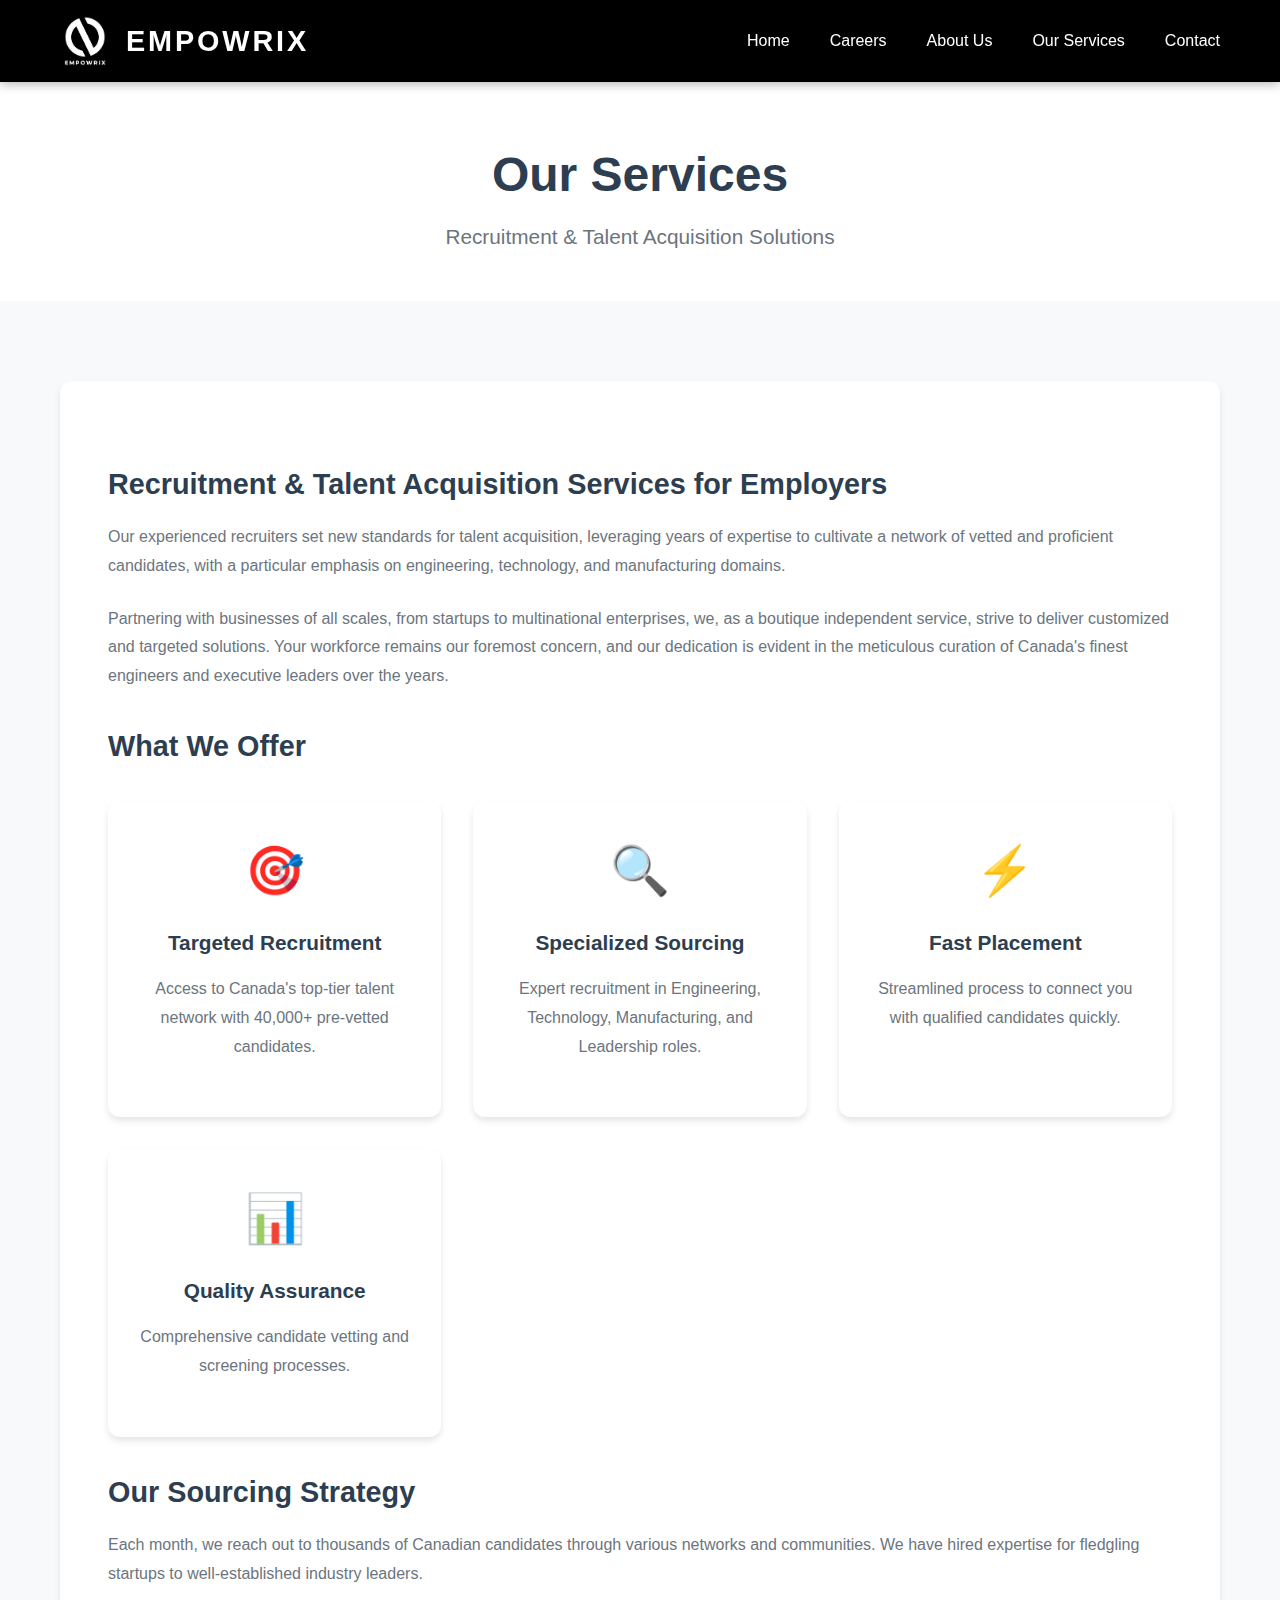
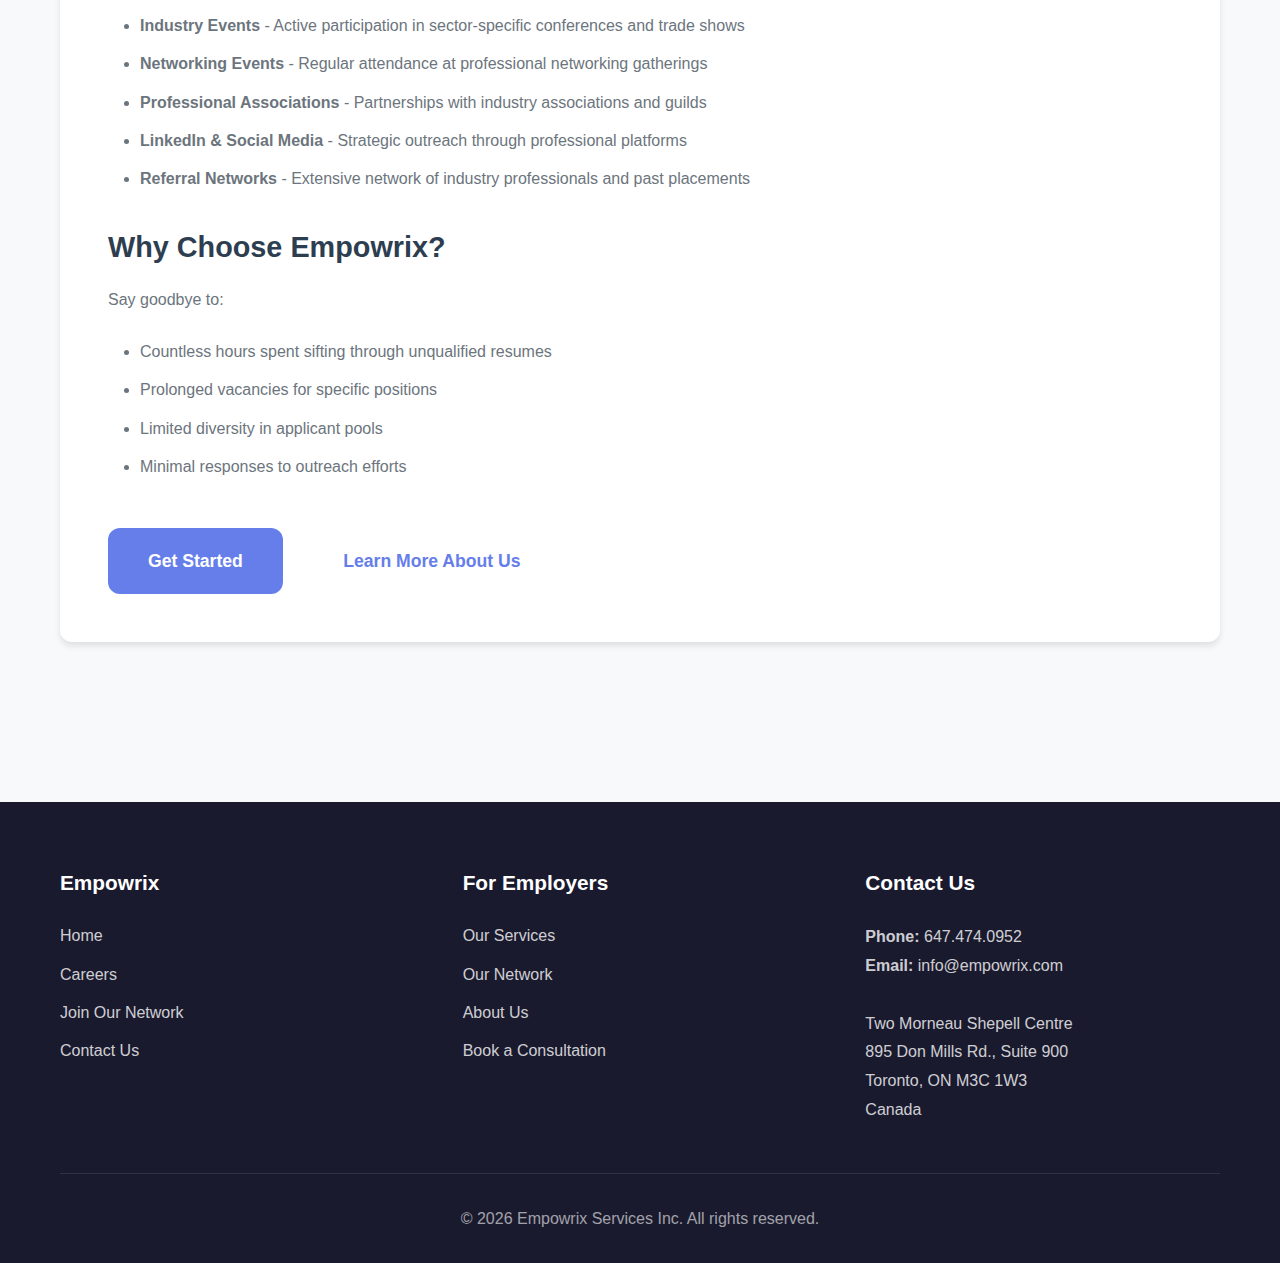
<file: services.html>
<!DOCTYPE html>
<html lang="en">
<head>
    <meta charset="UTF-8">
    <meta name="viewport" content="width=device-width, initial-scale=1.0">
    <title>Our Services - Empowrix Recruitment Canada</title>
    <meta name="description" content="Empowrix Recruitment Canada - Leading recruitment agency in Toronto, Ontario.">
    <link rel="stylesheet" href="css/style.css">
</head>
<body>
    <header>
        <div class="container">
            <div class="header-content">
                <a href="index.html" class="logo">
                    <img src="images/65c145e64ba507a390b1abab_EMPOWRIX%20RECRUITMENT%20LOGO%20(3).png" alt="Empowrix">
                    <span class="logo-text">EMPOWRIX</span>
                </a>
                <button class="hamburger" id="hamburger" aria-label="Menu">
                    <span></span>
                    <span></span>
                    <span></span>
                </button>
                <nav id="nav-menu">
                    <ul>
                        <li><a href="index.html">Home</a></li>
                        <li><a href="careers.html">Careers</a></li>
                        <li><a href="about.html">About Us</a></li>
                        <li><a href="services.html" class="active">Our Services</a></li>
                        <li><a href="contact.html">Contact</a></li>
                    </ul>
                </nav>
            </div>
        </div>
    </header>

    <div class="hero">
        <div class="hero-content">
            <div class="container">
                <h1>Our Services</h1>
                <p>Recruitment & Talent Acquisition Solutions</p>
            </div>
        </div>
    </div>
    
    <section class="section">
        <div class="container">
            <div class="content-section">
                <h2>Recruitment & Talent Acquisition Services for Employers</h2>
                <p>Our experienced recruiters set new standards for talent acquisition, leveraging years of expertise to cultivate a network of vetted and proficient candidates, with a particular emphasis on engineering, technology, and manufacturing domains.</p>
                
                <p>Partnering with businesses of all scales, from startups to multinational enterprises, we, as a boutique independent service, strive to deliver customized and targeted solutions. Your workforce remains our foremost concern, and our dedication is evident in the meticulous curation of Canada's finest engineers and executive leaders over the years.</p>
                
                <h2>What We Offer</h2>
                <div class="features-grid" style="margin: 2rem 0;">
                    <div class="feature-card">
                        <div class="feature-icon">🎯</div>
                        <h3>Targeted Recruitment</h3>
                        <p>Access to Canada's top-tier talent network with 40,000+ pre-vetted candidates.</p>
                    </div>
                    <div class="feature-card">
                        <div class="feature-icon">🔍</div>
                        <h3>Specialized Sourcing</h3>
                        <p>Expert recruitment in Engineering, Technology, Manufacturing, and Leadership roles.</p>
                    </div>
                    <div class="feature-card">
                        <div class="feature-icon">⚡</div>
                        <h3>Fast Placement</h3>
                        <p>Streamlined process to connect you with qualified candidates quickly.</p>
                    </div>
                    <div class="feature-card">
                        <div class="feature-icon">📊</div>
                        <h3>Quality Assurance</h3>
                        <p>Comprehensive candidate vetting and screening processes.</p>
                    </div>
                </div>
                
                <h2>Our Sourcing Strategy</h2>
                <p>Each month, we reach out to thousands of Canadian candidates through various networks and communities. We have hired expertise for fledgling startups to well-established industry leaders.</p>
                
                <ul>
                    <li><strong>Industry Events</strong> - Active participation in sector-specific conferences and trade shows</li>
                    <li><strong>Networking Events</strong> - Regular attendance at professional networking gatherings</li>
                    <li><strong>Professional Associations</strong> - Partnerships with industry associations and guilds</li>
                    <li><strong>LinkedIn & Social Media</strong> - Strategic outreach through professional platforms</li>
                    <li><strong>Referral Networks</strong> - Extensive network of industry professionals and past placements</li>
                </ul>
                
                <h2>Why Choose Empowrix?</h2>
                <p>Say goodbye to:</p>
                <ul>
                    <li>Countless hours spent sifting through unqualified resumes</li>
                    <li>Prolonged vacancies for specific positions</li>
                    <li>Limited diversity in applicant pools</li>
                    <li>Minimal responses to outreach efforts</li>
                </ul>
                
                <div style="margin-top: 3rem;">
                    <a href="contact.html" class="btn btn-large">Get Started</a>
                    <a href="about.html" class="btn btn-secondary btn-large" style="margin-left: 1rem;">Learn More About Us</a>
                </div>
            </div>
        </div>
    </section>

    <footer>
        <div class="container">
            <div class="footer-content">
                <div class="footer-section">
                    <h3>Empowrix</h3>
                    <ul>
                        <li><a href="index.html">Home</a></li>
                        <li><a href="careers.html">Careers</a></li>
                        <li><a href="about.html">Join Our Network</a></li>
                        <li><a href="contact.html">Contact Us</a></li>
                    </ul>
                </div>
                <div class="footer-section">
                    <h3>For Employers</h3>
                    <ul>
                        <li><a href="services.html">Our Services</a></li>
                        <li><a href="services.html">Our Network</a></li>
                        <li><a href="about.html">About Us</a></li>
                        <li><a href="contact.html">Book a Consultation</a></li>
                    </ul>
                </div>
                <div class="footer-section">
                    <h3>Contact Us</h3>
                    <p>
                        <strong>Phone:</strong> 647.474.0952<br>
                        <strong>Email:</strong> info@empowrix.com<br><br>
                        Two Morneau Shepell Centre<br>
                        895 Don Mills Rd., Suite 900<br>
                        Toronto, ON M3C 1W3<br>
                        Canada
                    </p>
                </div>
            </div>
            <div class="footer-bottom">
                <p>&copy; 2026 Empowrix Services Inc. All rights reserved.</p>
            </div>
        </div>
    </footer>
    <script>
        const hamburger = document.getElementById('hamburger');
        const navMenu = document.getElementById('nav-menu');
        
        hamburger.addEventListener('click', () => {
            hamburger.classList.toggle('active');
            navMenu.classList.toggle('active');
            document.body.classList.toggle('menu-open');
        });
        
        const navLinks = navMenu.querySelectorAll('a');
        navLinks.forEach(link => {
            link.addEventListener('click', () => {
                hamburger.classList.remove('active');
                navMenu.classList.remove('active');
                document.body.classList.remove('menu-open');
            });
        });
        
        document.addEventListener('click', (e) => {
            if (!hamburger.contains(e.target) && !navMenu.contains(e.target)) {
                hamburger.classList.remove('active');
                navMenu.classList.remove('active');
                document.body.classList.remove('menu-open');
            }
        });
    </script>
</body>
</html>
</file>
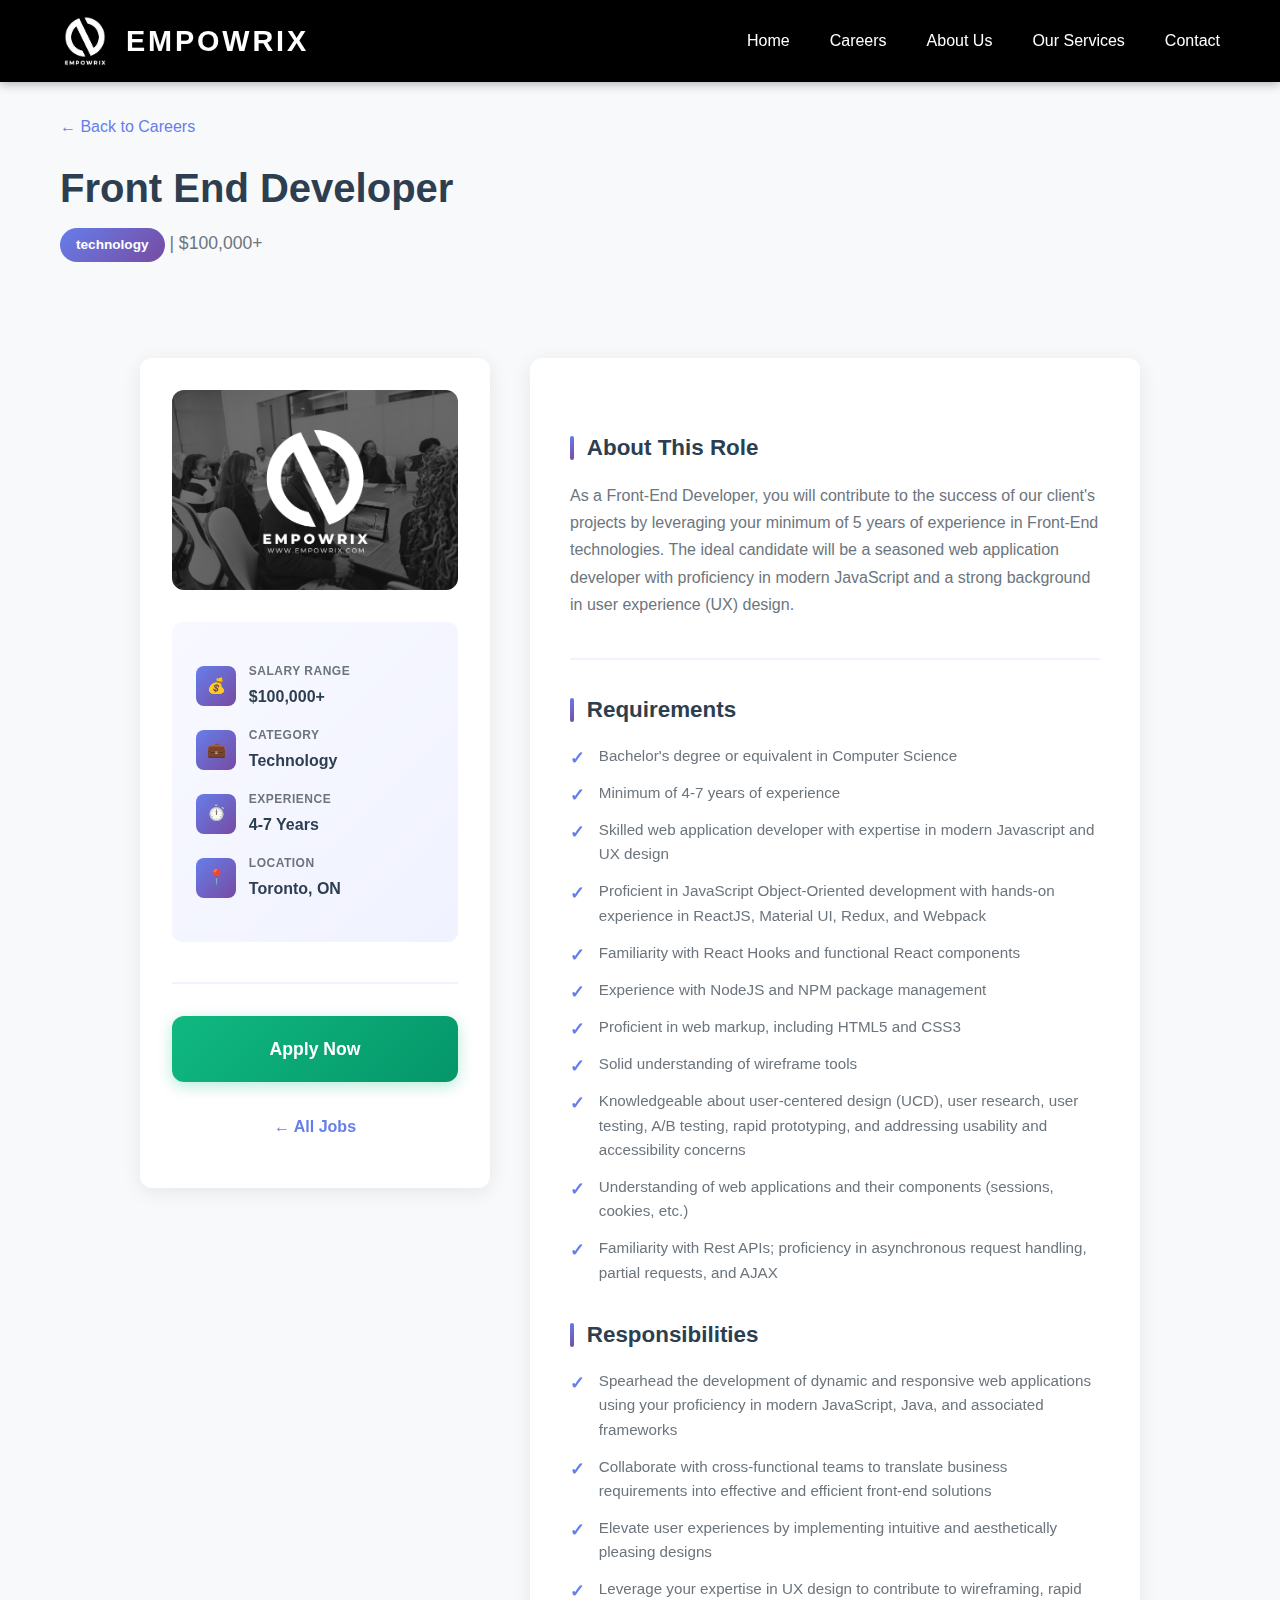
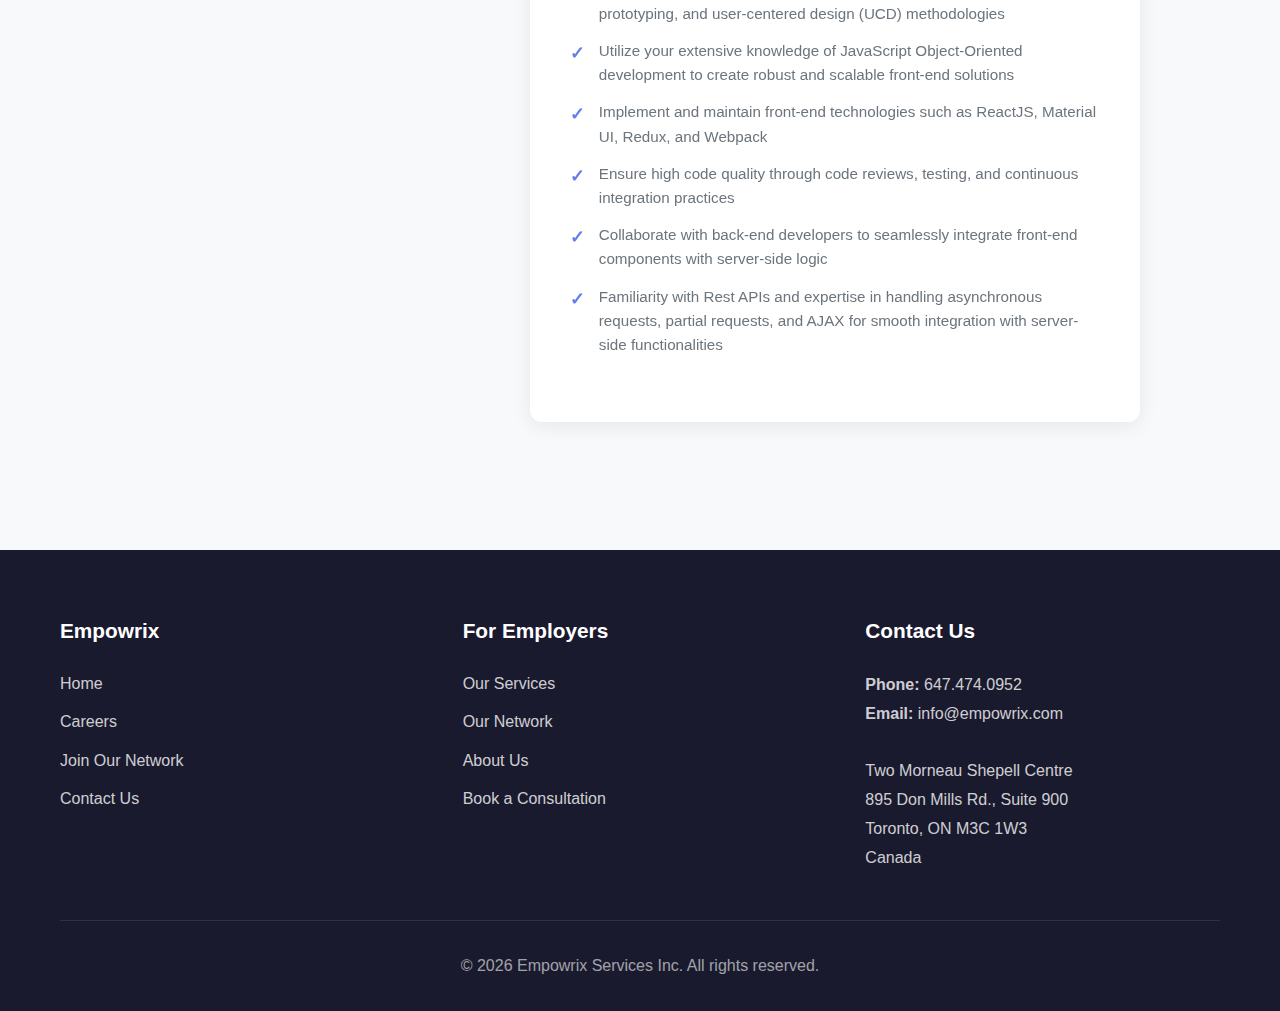
<file: jobs/front-end-developer.html>
<!DOCTYPE html>
<html lang="en">
<head>
    <meta charset="UTF-8">
    <meta name="viewport" content="width=device-width, initial-scale=1.0">
    <title>Front End Developer - Empowrix Careers</title>
    <meta name="description" content="Empowrix Recruitment Canada - Leading recruitment agency in Toronto, Ontario.">
    <link rel="stylesheet" href="../css/style.css">
</head>
<body>
    <header>
        <div class="container">
            <div class="header-content">
                <a href="../index.html" class="logo">
                    <img src="../images/65c145e64ba507a390b1abab_EMPOWRIX%20RECRUITMENT%20LOGO%20(3).png" alt="Empowrix">
                    <span class="logo-text">EMPOWRIX</span>
                </a>
                <button class="hamburger" id="hamburger" aria-label="Menu">
                    <span></span>
                    <span></span>
                    <span></span>
                </button>
                <nav id="nav-menu">
                    <ul>
                        <li><a href="../index.html">Home</a></li>
                        <li><a href="../careers.html" class="active">Careers</a></li>
                        <li><a href="../about.html">About Us</a></li>
                        <li><a href="../services.html">Our Services</a></li>
                        <li><a href="../contact.html">Contact</a></li>
                    </ul>
                </nav>
            </div>
        </div>
    </header>

    <section class="section" style="padding: 2rem 0; background: var(--light-bg);">
        <div class="container">
            <div style="margin-bottom: 1rem;">
                <a href="../careers.html" style="color: var(--primary-color); text-decoration: none; font-weight: 500;">← Back to Careers</a>
            </div>
            <h1 style="font-size: 2.5rem; color: var(--text-dark); margin-bottom: 0.5rem;">Front End Developer</h1>
            <p style="color: var(--text-light); font-size: 1.1rem;"><span class="job-category">technology</span> | $100,000+</p>
        </div>
    </section>
    
    <section class="section">
        <div class="container">
            <div class="job-detail">
                <div class="job-detail-layout">
                    <aside class="job-detail-sidebar">
                        <img src="../images/65c257ca5584401a98bdd77d_EMPOWRIX%20RECRUITMENT%20IMAGE%2016%20%286%29.png" alt="Front End Developer" class="job-detail-image">
                        
                        <div class="job-info-box">
                            <div class="job-info-item">
                                <div class="job-info-icon">💰</div>
                                <div class="job-info-content">
                                    <div class="job-info-label">Salary Range</div>
                                    <div class="job-info-value">$100,000+</div>
                                </div>
                            </div>
                            
                            <div class="job-info-item">
                                <div class="job-info-icon">💼</div>
                                <div class="job-info-content">
                                    <div class="job-info-label">Category</div>
                                    <div class="job-info-value">Technology</div>
                                </div>
                            </div>
                            
                            <div class="job-info-item">
                                <div class="job-info-icon">⏱️</div>
                                <div class="job-info-content">
                                    <div class="job-info-label">Experience</div>
                                    <div class="job-info-value">4-7 Years</div>
                                </div>
                            </div>
                            
                            <div class="job-info-item">
                                <div class="job-info-icon">📍</div>
                                <div class="job-info-content">
                                    <div class="job-info-label">Location</div>
                                    <div class="job-info-value">Toronto, ON</div>
                                </div>
                            </div>
                        </div>
                        
                        <div class="job-actions">
                            <a href="../contact.html" class="btn btn-large apply-highlight">Apply Now</a>
                            <a href="../careers.html" class="btn btn-secondary">← All Jobs</a>
                        </div>
                    </aside>
                    
                    <main class="job-detail-main">
                        <div class="job-detail-header">
                            <h2>About This Role</h2>
                            <p>As a Front-End Developer, you will contribute to the success of our client's projects by leveraging your minimum of 5 years of experience in Front-End technologies. The ideal candidate will be a seasoned web application developer with proficiency in modern JavaScript and a strong background in user experience (UX) design.</p>
                        </div>
                        
                        <h2>Requirements</h2>
                        <ul>
                            <li>Bachelor's degree or equivalent in Computer Science</li>
                            <li>Minimum of 4-7 years of experience</li>
                            <li>Skilled web application developer with expertise in modern Javascript and UX design</li>
                            <li>Proficient in JavaScript Object-Oriented development with hands-on experience in ReactJS, Material UI, Redux, and Webpack</li>
                            <li>Familiarity with React Hooks and functional React components</li>
                            <li>Experience with NodeJS and NPM package management</li>
                            <li>Proficient in web markup, including HTML5 and CSS3</li>
                            <li>Solid understanding of wireframe tools</li>
                            <li>Knowledgeable about user-centered design (UCD), user research, user testing, A/B testing, rapid prototyping, and addressing usability and accessibility concerns</li>
                            <li>Understanding of web applications and their components (sessions, cookies, etc.)</li>
                            <li>Familiarity with Rest APIs; proficiency in asynchronous request handling, partial requests, and AJAX</li>
                        </ul>
                        
                        <h2>Responsibilities</h2>
                        <ul>
                            <li>Spearhead the development of dynamic and responsive web applications using your proficiency in modern JavaScript, Java, and associated frameworks</li>
                            <li>Collaborate with cross-functional teams to translate business requirements into effective and efficient front-end solutions</li>
                            <li>Elevate user experiences by implementing intuitive and aesthetically pleasing designs</li>
                            <li>Leverage your expertise in UX design to contribute to wireframing, rapid prototyping, and user-centered design (UCD) methodologies</li>
                            <li>Utilize your extensive knowledge of JavaScript Object-Oriented development to create robust and scalable front-end solutions</li>
                            <li>Implement and maintain front-end technologies such as ReactJS, Material UI, Redux, and Webpack</li>
                            <li>Ensure high code quality through code reviews, testing, and continuous integration practices</li>
                            <li>Collaborate with back-end developers to seamlessly integrate front-end components with server-side logic</li>
                            <li>Familiarity with Rest APIs and expertise in handling asynchronous requests, partial requests, and AJAX for smooth integration with server-side functionalities</li>
                        </ul>
                    </main>
                </div>
            </div>
        </div>
    </section>

    <footer>
        <div class="container">
            <div class="footer-content">
                <div class="footer-section">
                    <h3>Empowrix</h3>
                    <ul>
                        <li><a href="../index.html">Home</a></li>
                        <li><a href="../careers.html">Careers</a></li>
                        <li><a href="../about.html">Join Our Network</a></li>
                        <li><a href="../contact.html">Contact Us</a></li>
                    </ul>
                </div>
                <div class="footer-section">
                    <h3>For Employers</h3>
                    <ul>
                        <li><a href="../services.html">Our Services</a></li>
                        <li><a href="../services.html">Our Network</a></li>
                        <li><a href="../about.html">About Us</a></li>
                        <li><a href="../contact.html">Book a Consultation</a></li>
                    </ul>
                </div>
                <div class="footer-section">
                    <h3>Contact Us</h3>
                    <p>
                        <strong>Phone:</strong> 647.474.0952<br>
                        <strong>Email:</strong> info@empowrix.com<br><br>
                        Two Morneau Shepell Centre<br>
                        895 Don Mills Rd., Suite 900<br>
                        Toronto, ON M3C 1W3<br>
                        Canada
                    </p>
                </div>
            </div>
            <div class="footer-bottom">
                <p>&copy; 2026 Empowrix Services Inc. All rights reserved.</p>
            </div>
        </div>
    </footer>
    <script>
        const hamburger = document.getElementById('hamburger');
        const navMenu = document.getElementById('nav-menu');
        
        hamburger.addEventListener('click', () => {
            hamburger.classList.toggle('active');
            navMenu.classList.toggle('active');
            document.body.classList.toggle('menu-open');
        });
        
        const navLinks = navMenu.querySelectorAll('a');
        navLinks.forEach(link => {
            link.addEventListener('click', () => {
                hamburger.classList.remove('active');
                navMenu.classList.remove('active');
                document.body.classList.remove('menu-open');
            });
        });
        
        document.addEventListener('click', (e) => {
            if (!hamburger.contains(e.target) && !navMenu.contains(e.target)) {
                hamburger.classList.remove('active');
                navMenu.classList.remove('active');
                document.body.classList.remove('menu-open');
            }
        });
    </script>
</body>
</html>
</file>
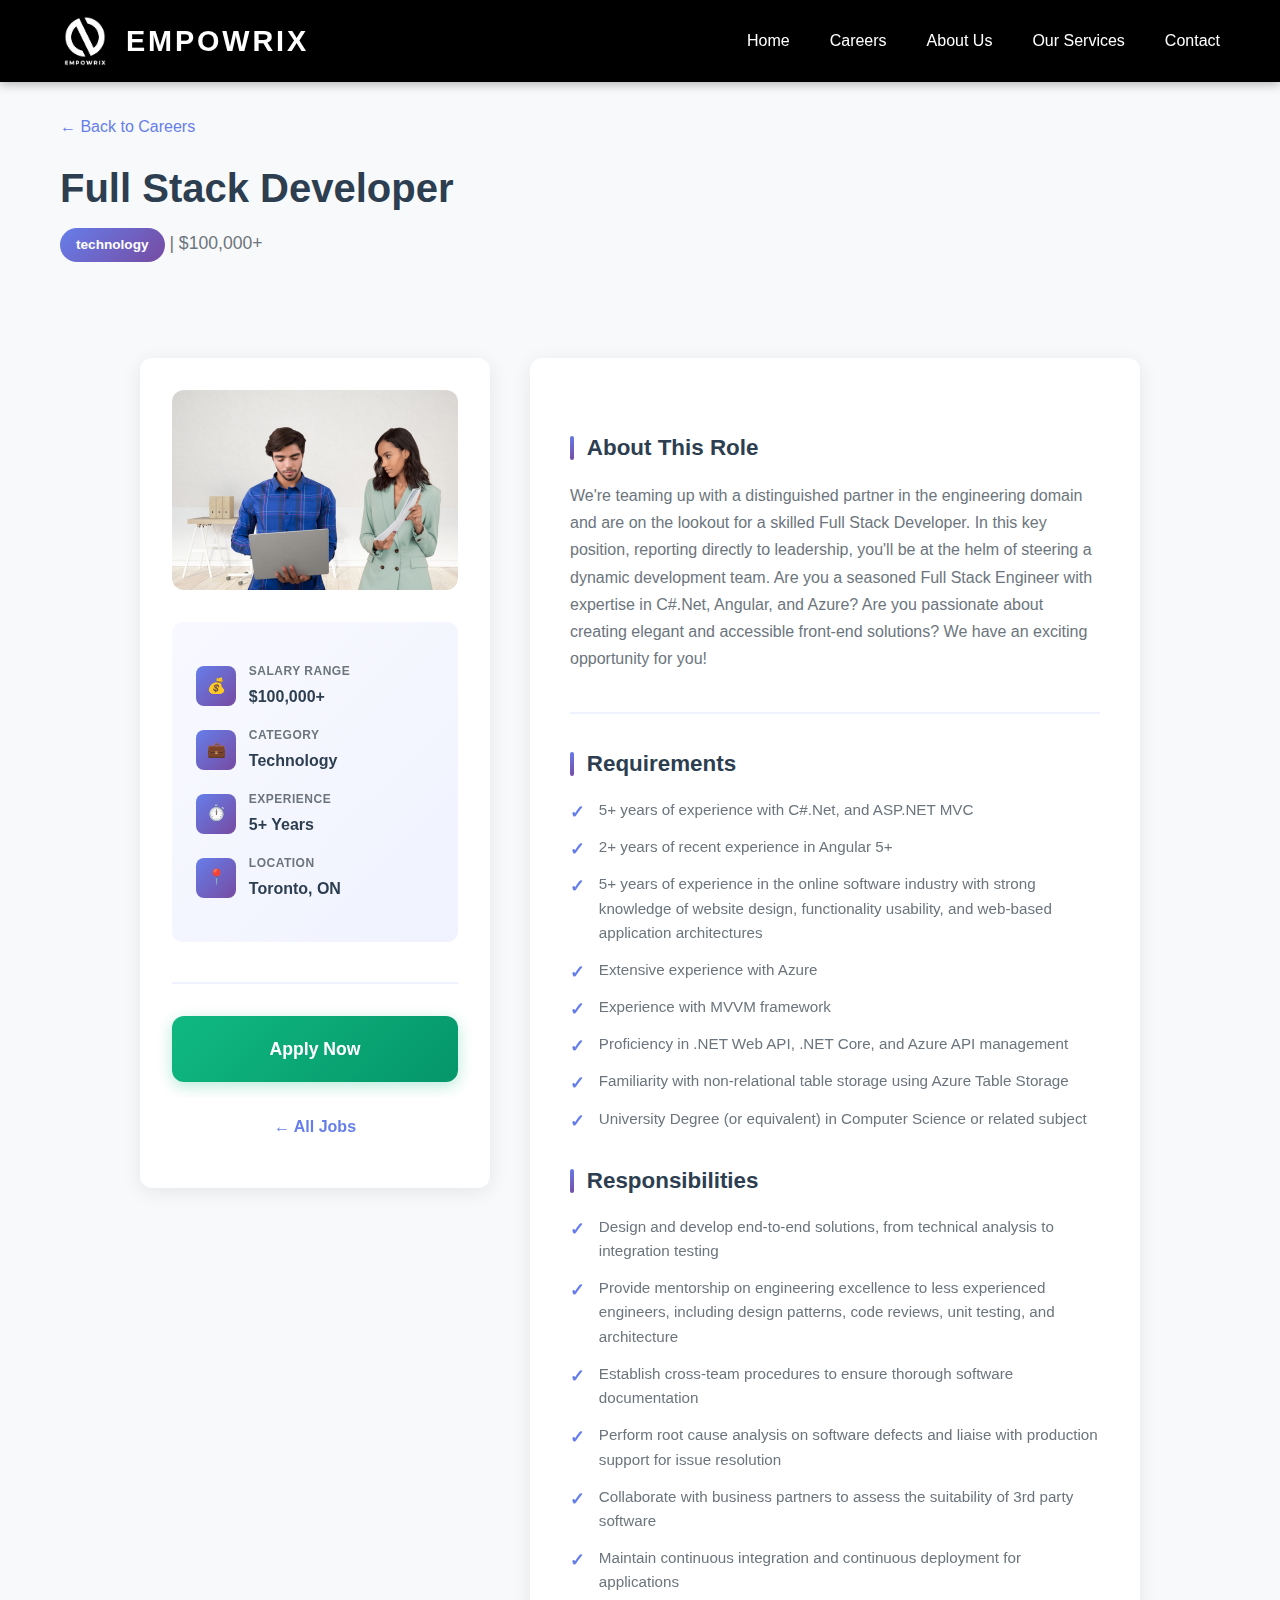
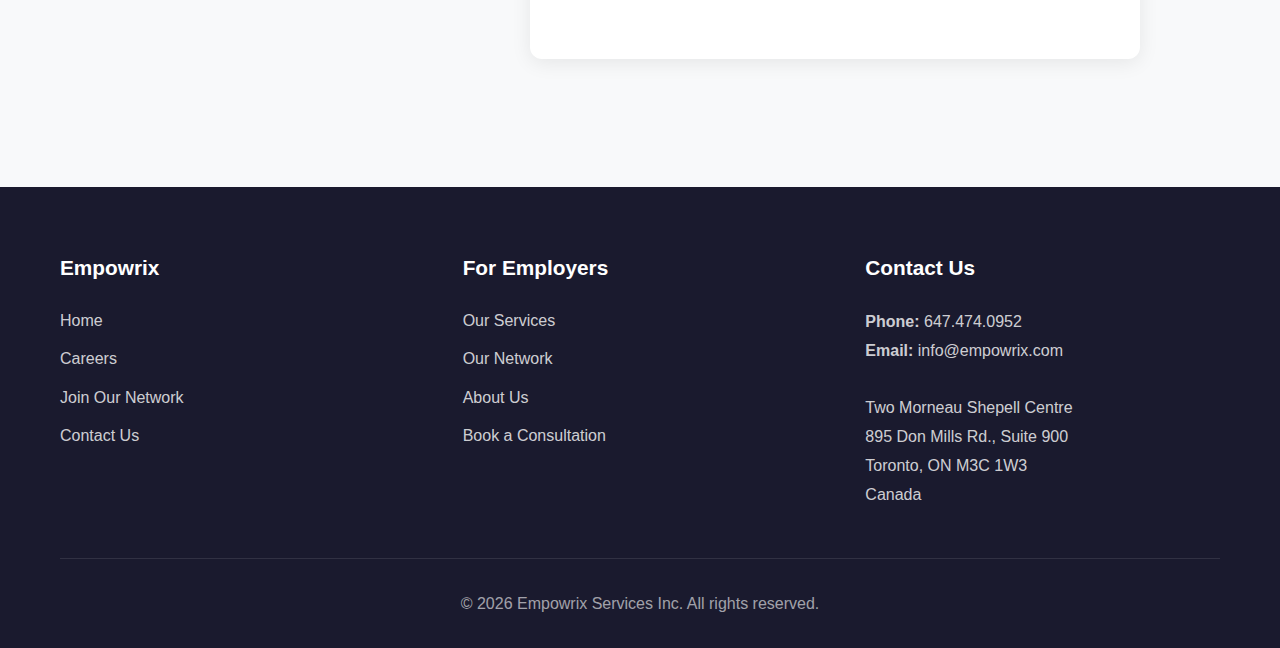
<file: jobs/full-stack-developer.html>
<!DOCTYPE html>
<html lang="en">
<head>
    <meta charset="UTF-8">
    <meta name="viewport" content="width=device-width, initial-scale=1.0">
    <title>Full Stack Developer - Empowrix Careers</title>
    <meta name="description" content="Empowrix Recruitment Canada - Leading recruitment agency in Toronto, Ontario.">
    <link rel="stylesheet" href="../css/style.css">
</head>
<body>
    <header>
        <div class="container">
            <div class="header-content">
                <a href="../index.html" class="logo">
                    <img src="../images/65c145e64ba507a390b1abab_EMPOWRIX%20RECRUITMENT%20LOGO%20(3).png" alt="Empowrix">
                    <span class="logo-text">EMPOWRIX</span>
                </a>
                <button class="hamburger" id="hamburger" aria-label="Menu">
                    <span></span>
                    <span></span>
                    <span></span>
                </button>
                <nav id="nav-menu">
                    <ul>
                        <li><a href="../index.html">Home</a></li>
                        <li><a href="../careers.html" class="active">Careers</a></li>
                        <li><a href="../about.html">About Us</a></li>
                        <li><a href="../services.html">Our Services</a></li>
                        <li><a href="../contact.html">Contact</a></li>
                    </ul>
                </nav>
            </div>
        </div>
    </header>

    <section class="section" style="padding: 2rem 0; background: var(--light-bg);">
        <div class="container">
            <div style="margin-bottom: 1rem;">
                <a href="../careers.html" style="color: var(--primary-color); text-decoration: none; font-weight: 500;">← Back to Careers</a>
            </div>
            <h1 style="font-size: 2.5rem; color: var(--text-dark); margin-bottom: 0.5rem;">Full Stack Developer</h1>
            <p style="color: var(--text-light); font-size: 1.1rem;"><span class="job-category">technology</span> | $100,000+</p>
        </div>
    </section>
    
    <section class="section">
        <div class="container">
            <div class="job-detail">
                <div class="job-detail-layout">
                    <aside class="job-detail-sidebar">
                        <img src="../images/full-stack-developer-image.jpg" alt="Full Stack Developer" class="job-detail-image">
                        
                        <div class="job-info-box">
                            <div class="job-info-item">
                                <div class="job-info-icon">💰</div>
                                <div class="job-info-content">
                                    <div class="job-info-label">Salary Range</div>
                                    <div class="job-info-value">$100,000+</div>
                                </div>
                            </div>
                            
                            <div class="job-info-item">
                                <div class="job-info-icon">💼</div>
                                <div class="job-info-content">
                                    <div class="job-info-label">Category</div>
                                    <div class="job-info-value">Technology</div>
                                </div>
                            </div>
                            
                            <div class="job-info-item">
                                <div class="job-info-icon">⏱️</div>
                                <div class="job-info-content">
                                    <div class="job-info-label">Experience</div>
                                    <div class="job-info-value">5+ Years</div>
                                </div>
                            </div>
                            
                            <div class="job-info-item">
                                <div class="job-info-icon">📍</div>
                                <div class="job-info-content">
                                    <div class="job-info-label">Location</div>
                                    <div class="job-info-value">Toronto, ON</div>
                                </div>
                            </div>
                        </div>
                        
                        <div class="job-actions">
                            <a href="../contact.html" class="btn btn-large apply-highlight">Apply Now</a>
                            <a href="../careers.html" class="btn btn-secondary">← All Jobs</a>
                        </div>
                    </aside>
                    
                    <main class="job-detail-main">
                        <div class="job-detail-header">
                            <h2>About This Role</h2>
                            <p>We're teaming up with a distinguished partner in the engineering domain and are on the lookout for a skilled Full Stack Developer. In this key position, reporting directly to leadership, you'll be at the helm of steering a dynamic development team. Are you a seasoned Full Stack Engineer with expertise in C#.Net, Angular, and Azure? Are you passionate about creating elegant and accessible front-end solutions? We have an exciting opportunity for you!</p>
                        </div>
                        
                        <h2>Requirements</h2>
                        <ul>
                            <li>5+ years of experience with C#.Net, and ASP.NET MVC</li>
                            <li>2+ years of recent experience in Angular 5+</li>
                            <li>5+ years of experience in the online software industry with strong knowledge of website design, functionality usability, and web-based application architectures</li>
                            <li>Extensive experience with Azure</li>
                            <li>Experience with MVVM framework</li>
                            <li>Proficiency in .NET Web API, .NET Core, and Azure API management</li>
                            <li>Familiarity with non-relational table storage using Azure Table Storage</li>
                            <li>University Degree (or equivalent) in Computer Science or related subject</li>
                        </ul>
                        
                        <h2>Responsibilities</h2>
                        <ul>
                            <li>Design and develop end-to-end solutions, from technical analysis to integration testing</li>
                            <li>Provide mentorship on engineering excellence to less experienced engineers, including design patterns, code reviews, unit testing, and architecture</li>
                            <li>Establish cross-team procedures to ensure thorough software documentation</li>
                            <li>Perform root cause analysis on software defects and liaise with production support for issue resolution</li>
                            <li>Collaborate with business partners to assess the suitability of 3rd party software</li>
                            <li>Maintain continuous integration and continuous deployment for applications</li>
                        </ul>
                    </main>
                </div>
            </div>
        </div>
    </section>

    <footer>
        <div class="container">
            <div class="footer-content">
                <div class="footer-section">
                    <h3>Empowrix</h3>
                    <ul>
                        <li><a href="../index.html">Home</a></li>
                        <li><a href="../careers.html">Careers</a></li>
                        <li><a href="../about.html">Join Our Network</a></li>
                        <li><a href="../contact.html">Contact Us</a></li>
                    </ul>
                </div>
                <div class="footer-section">
                    <h3>For Employers</h3>
                    <ul>
                        <li><a href="../services.html">Our Services</a></li>
                        <li><a href="../services.html">Our Network</a></li>
                        <li><a href="../about.html">About Us</a></li>
                        <li><a href="../contact.html">Book a Consultation</a></li>
                    </ul>
                </div>
                <div class="footer-section">
                    <h3>Contact Us</h3>
                    <p>
                        <strong>Phone:</strong> 647.474.0952<br>
                        <strong>Email:</strong> info@empowrix.com<br><br>
                        Two Morneau Shepell Centre<br>
                        895 Don Mills Rd., Suite 900<br>
                        Toronto, ON M3C 1W3<br>
                        Canada
                    </p>
                </div>
            </div>
            <div class="footer-bottom">
                <p>&copy; 2026 Empowrix Services Inc. All rights reserved.</p>
            </div>
        </div>
    </footer>
    <script>
        const hamburger = document.getElementById('hamburger');
        const navMenu = document.getElementById('nav-menu');
        
        hamburger.addEventListener('click', () => {
            hamburger.classList.toggle('active');
            navMenu.classList.toggle('active');
            document.body.classList.toggle('menu-open');
        });
        
        const navLinks = navMenu.querySelectorAll('a');
        navLinks.forEach(link => {
            link.addEventListener('click', () => {
                hamburger.classList.remove('active');
                navMenu.classList.remove('active');
                document.body.classList.remove('menu-open');
            });
        });
        
        document.addEventListener('click', (e) => {
            if (!hamburger.contains(e.target) && !navMenu.contains(e.target)) {
                hamburger.classList.remove('active');
                navMenu.classList.remove('active');
                document.body.classList.remove('menu-open');
            }
        });
    </script>
</body>
</html>
</file>
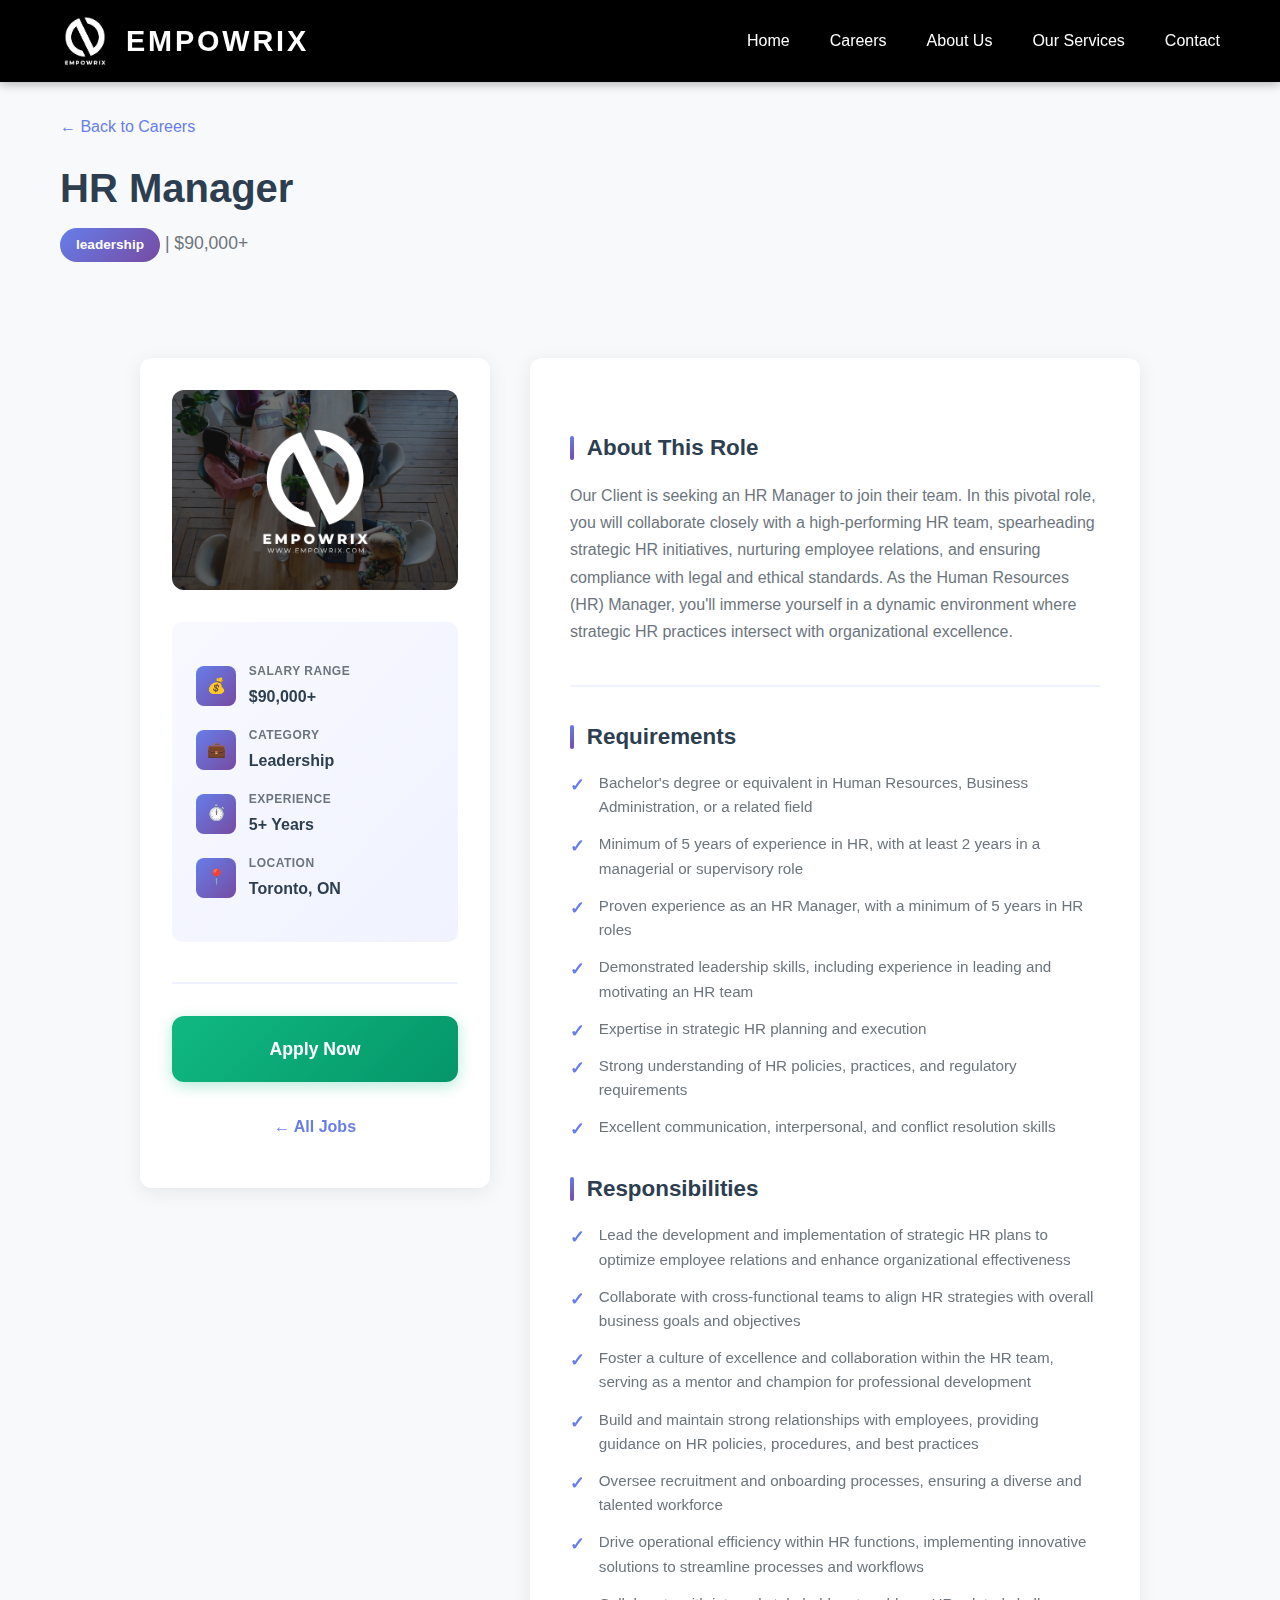
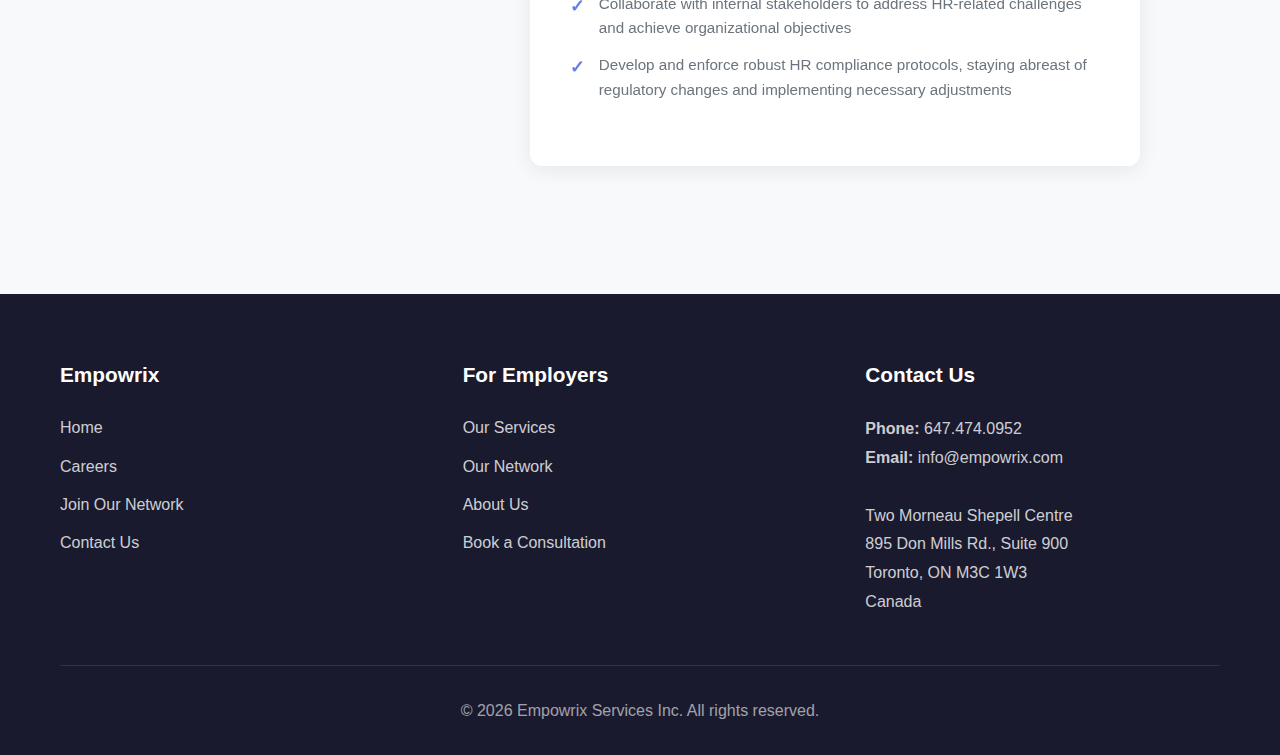
<file: jobs/hr-manager.html>
<!DOCTYPE html>
<html lang="en">
<head>
    <meta charset="UTF-8">
    <meta name="viewport" content="width=device-width, initial-scale=1.0">
    <title>HR Manager - Empowrix Careers</title>
    <meta name="description" content="Empowrix Recruitment Canada - Leading recruitment agency in Toronto, Ontario.">
    <link rel="stylesheet" href="../css/style.css">
</head>
<body>
    <header>
        <div class="container">
            <div class="header-content">
                <a href="../index.html" class="logo">
                    <img src="../images/65c145e64ba507a390b1abab_EMPOWRIX%20RECRUITMENT%20LOGO%20(3).png" alt="Empowrix">
                    <span class="logo-text">EMPOWRIX</span>
                </a>
                <button class="hamburger" id="hamburger" aria-label="Menu">
                    <span></span>
                    <span></span>
                    <span></span>
                </button>
                <nav id="nav-menu">
                    <ul>
                        <li><a href="../index.html">Home</a></li>
                        <li><a href="../careers.html" class="active">Careers</a></li>
                        <li><a href="../about.html">About Us</a></li>
                        <li><a href="../services.html">Our Services</a></li>
                        <li><a href="../contact.html">Contact</a></li>
                    </ul>
                </nav>
            </div>
        </div>
    </header>

    <section class="section" style="padding: 2rem 0; background: var(--light-bg);">
        <div class="container">
            <div style="margin-bottom: 1rem;">
                <a href="../careers.html" style="color: var(--primary-color); text-decoration: none; font-weight: 500;">← Back to Careers</a>
            </div>
            <h1 style="font-size: 2.5rem; color: var(--text-dark); margin-bottom: 0.5rem;">HR Manager</h1>
            <p style="color: var(--text-light); font-size: 1.1rem;"><span class="job-category">leadership</span> | $90,000+</p>
        </div>
    </section>
    
    <section class="section">
        <div class="container">
            <div class="job-detail">
                <div class="job-detail-layout">
                    <aside class="job-detail-sidebar">
                        <img src="../images/65c2568896490916c43dfa77_EMPOWRIX%20RECRUITMENT%20IMAGE%2016%20%283%29.png" alt="HR Manager" class="job-detail-image">
                        
                        <div class="job-info-box">
                            <div class="job-info-item">
                                <div class="job-info-icon">💰</div>
                                <div class="job-info-content">
                                    <div class="job-info-label">Salary Range</div>
                                    <div class="job-info-value">$90,000+</div>
                                </div>
                            </div>
                            
                            <div class="job-info-item">
                                <div class="job-info-icon">💼</div>
                                <div class="job-info-content">
                                    <div class="job-info-label">Category</div>
                                    <div class="job-info-value">Leadership</div>
                                </div>
                            </div>
                            
                            <div class="job-info-item">
                                <div class="job-info-icon">⏱️</div>
                                <div class="job-info-content">
                                    <div class="job-info-label">Experience</div>
                                    <div class="job-info-value">5+ Years</div>
                                </div>
                            </div>
                            
                            <div class="job-info-item">
                                <div class="job-info-icon">📍</div>
                                <div class="job-info-content">
                                    <div class="job-info-label">Location</div>
                                    <div class="job-info-value">Toronto, ON</div>
                                </div>
                            </div>
                        </div>
                        
                        <div class="job-actions">
                            <a href="../contact.html" class="btn btn-large apply-highlight">Apply Now</a>
                            <a href="../careers.html" class="btn btn-secondary">← All Jobs</a>
                        </div>
                    </aside>
                    
                    <main class="job-detail-main">
                        <div class="job-detail-header">
                            <h2>About This Role</h2>
                            <p>Our Client is seeking an HR Manager to join their team. In this pivotal role, you will collaborate closely with a high-performing HR team, spearheading strategic HR initiatives, nurturing employee relations, and ensuring compliance with legal and ethical standards. As the Human Resources (HR) Manager, you'll immerse yourself in a dynamic environment where strategic HR practices intersect with organizational excellence.</p>
                        </div>
                        
                        <h2>Requirements</h2>
                        <ul>
                            <li>Bachelor's degree or equivalent in Human Resources, Business Administration, or a related field</li>
                            <li>Minimum of 5 years of experience in HR, with at least 2 years in a managerial or supervisory role</li>
                            <li>Proven experience as an HR Manager, with a minimum of 5 years in HR roles</li>
                            <li>Demonstrated leadership skills, including experience in leading and motivating an HR team</li>
                            <li>Expertise in strategic HR planning and execution</li>
                            <li>Strong understanding of HR policies, practices, and regulatory requirements</li>
                            <li>Excellent communication, interpersonal, and conflict resolution skills</li>
                        </ul>
                        
                        <h2>Responsibilities</h2>
                        <ul>
                            <li>Lead the development and implementation of strategic HR plans to optimize employee relations and enhance organizational effectiveness</li>
                            <li>Collaborate with cross-functional teams to align HR strategies with overall business goals and objectives</li>
                            <li>Foster a culture of excellence and collaboration within the HR team, serving as a mentor and champion for professional development</li>
                            <li>Build and maintain strong relationships with employees, providing guidance on HR policies, procedures, and best practices</li>
                            <li>Oversee recruitment and onboarding processes, ensuring a diverse and talented workforce</li>
                            <li>Drive operational efficiency within HR functions, implementing innovative solutions to streamline processes and workflows</li>
                            <li>Collaborate with internal stakeholders to address HR-related challenges and achieve organizational objectives</li>
                            <li>Develop and enforce robust HR compliance protocols, staying abreast of regulatory changes and implementing necessary adjustments</li>
                        </ul>
                    </main>
                </div>
            </div>
        </div>
    </section>

    <footer>
        <div class="container">
            <div class="footer-content">
                <div class="footer-section">
                    <h3>Empowrix</h3>
                    <ul>
                        <li><a href="../index.html">Home</a></li>
                        <li><a href="../careers.html">Careers</a></li>
                        <li><a href="../about.html">Join Our Network</a></li>
                        <li><a href="../contact.html">Contact Us</a></li>
                    </ul>
                </div>
                <div class="footer-section">
                    <h3>For Employers</h3>
                    <ul>
                        <li><a href="../services.html">Our Services</a></li>
                        <li><a href="../services.html">Our Network</a></li>
                        <li><a href="../about.html">About Us</a></li>
                        <li><a href="../contact.html">Book a Consultation</a></li>
                    </ul>
                </div>
                <div class="footer-section">
                    <h3>Contact Us</h3>
                    <p>
                        <strong>Phone:</strong> 647.474.0952<br>
                        <strong>Email:</strong> info@empowrix.com<br><br>
                        Two Morneau Shepell Centre<br>
                        895 Don Mills Rd., Suite 900<br>
                        Toronto, ON M3C 1W3<br>
                        Canada
                    </p>
                </div>
            </div>
            <div class="footer-bottom">
                <p>&copy; 2026 Empowrix Services Inc. All rights reserved.</p>
            </div>
        </div>
    </footer>
    <script>
        const hamburger = document.getElementById('hamburger');
        const navMenu = document.getElementById('nav-menu');
        
        hamburger.addEventListener('click', () => {
            hamburger.classList.toggle('active');
            navMenu.classList.toggle('active');
            document.body.classList.toggle('menu-open');
        });
        
        const navLinks = navMenu.querySelectorAll('a');
        navLinks.forEach(link => {
            link.addEventListener('click', () => {
                hamburger.classList.remove('active');
                navMenu.classList.remove('active');
                document.body.classList.remove('menu-open');
            });
        });
        
        document.addEventListener('click', (e) => {
            if (!hamburger.contains(e.target) && !navMenu.contains(e.target)) {
                hamburger.classList.remove('active');
                navMenu.classList.remove('active');
                document.body.classList.remove('menu-open');
            }
        });
    </script>
</body>
</html>
</file>
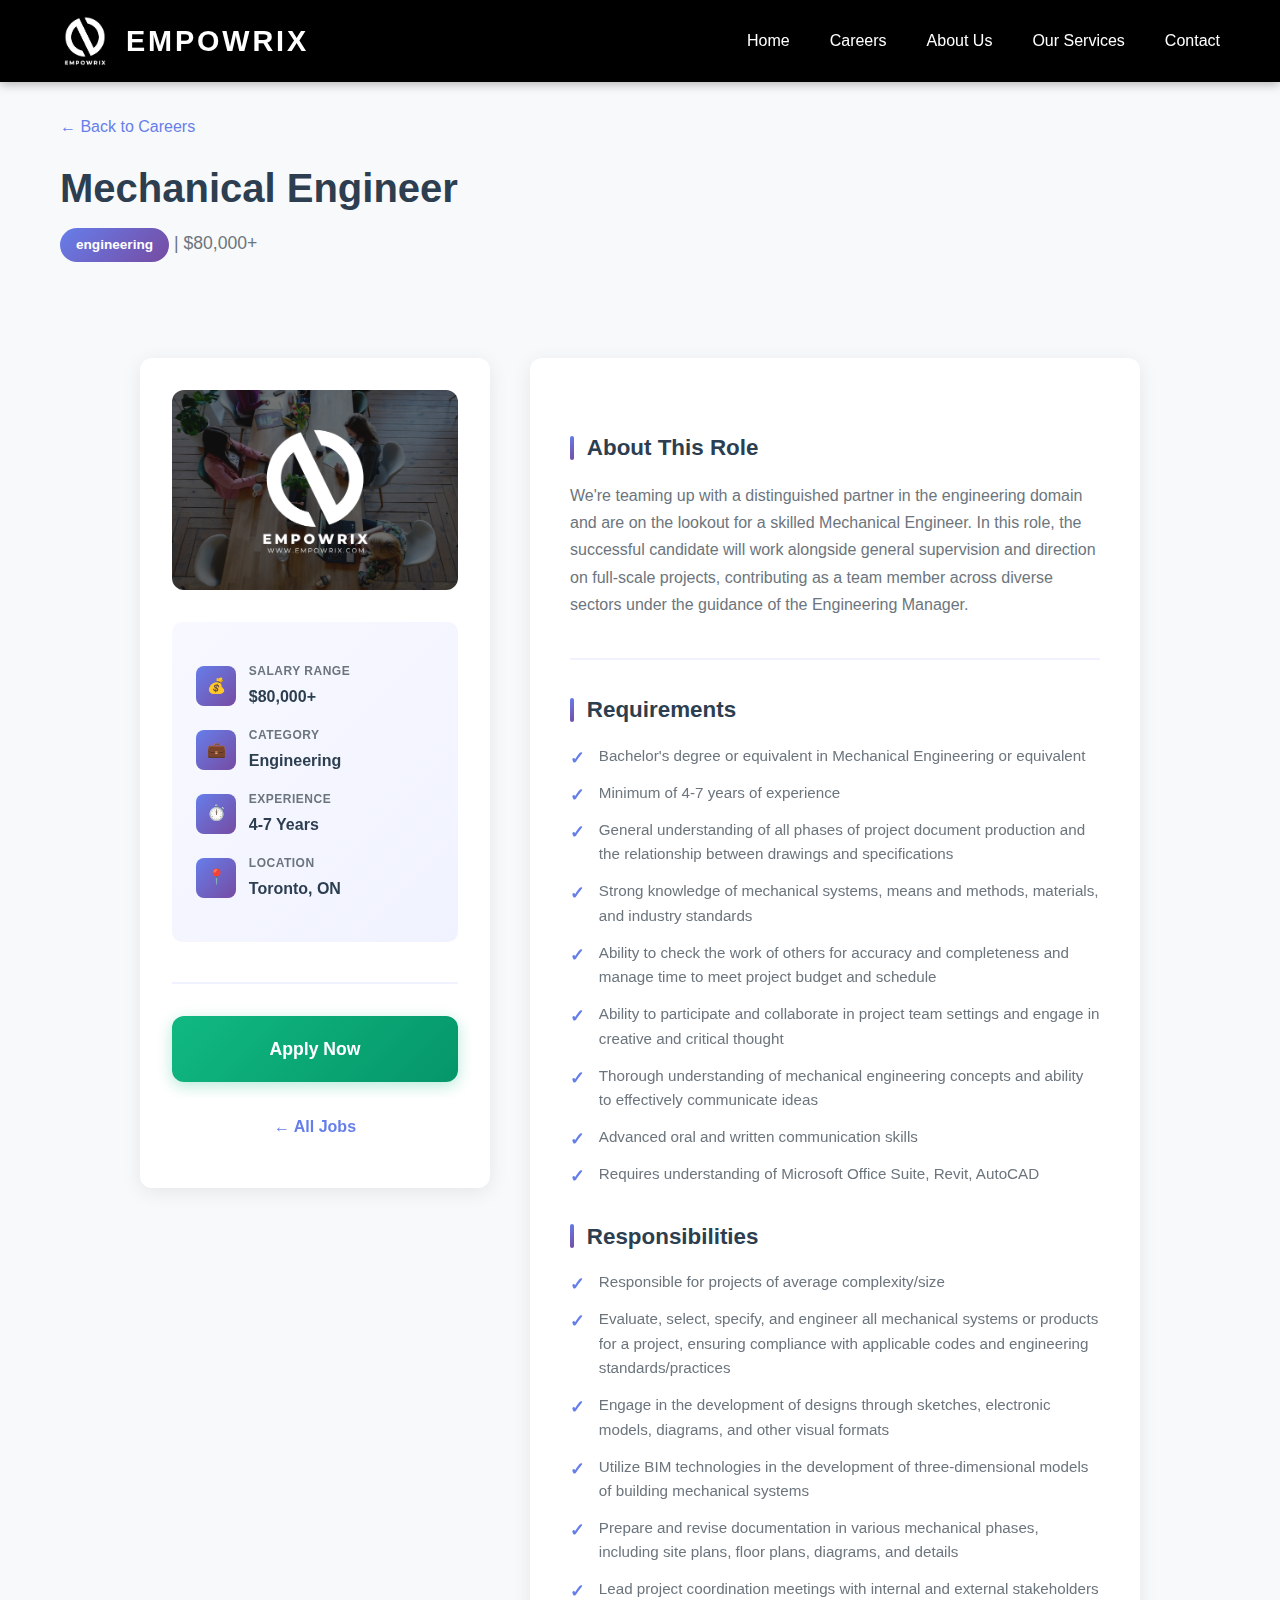
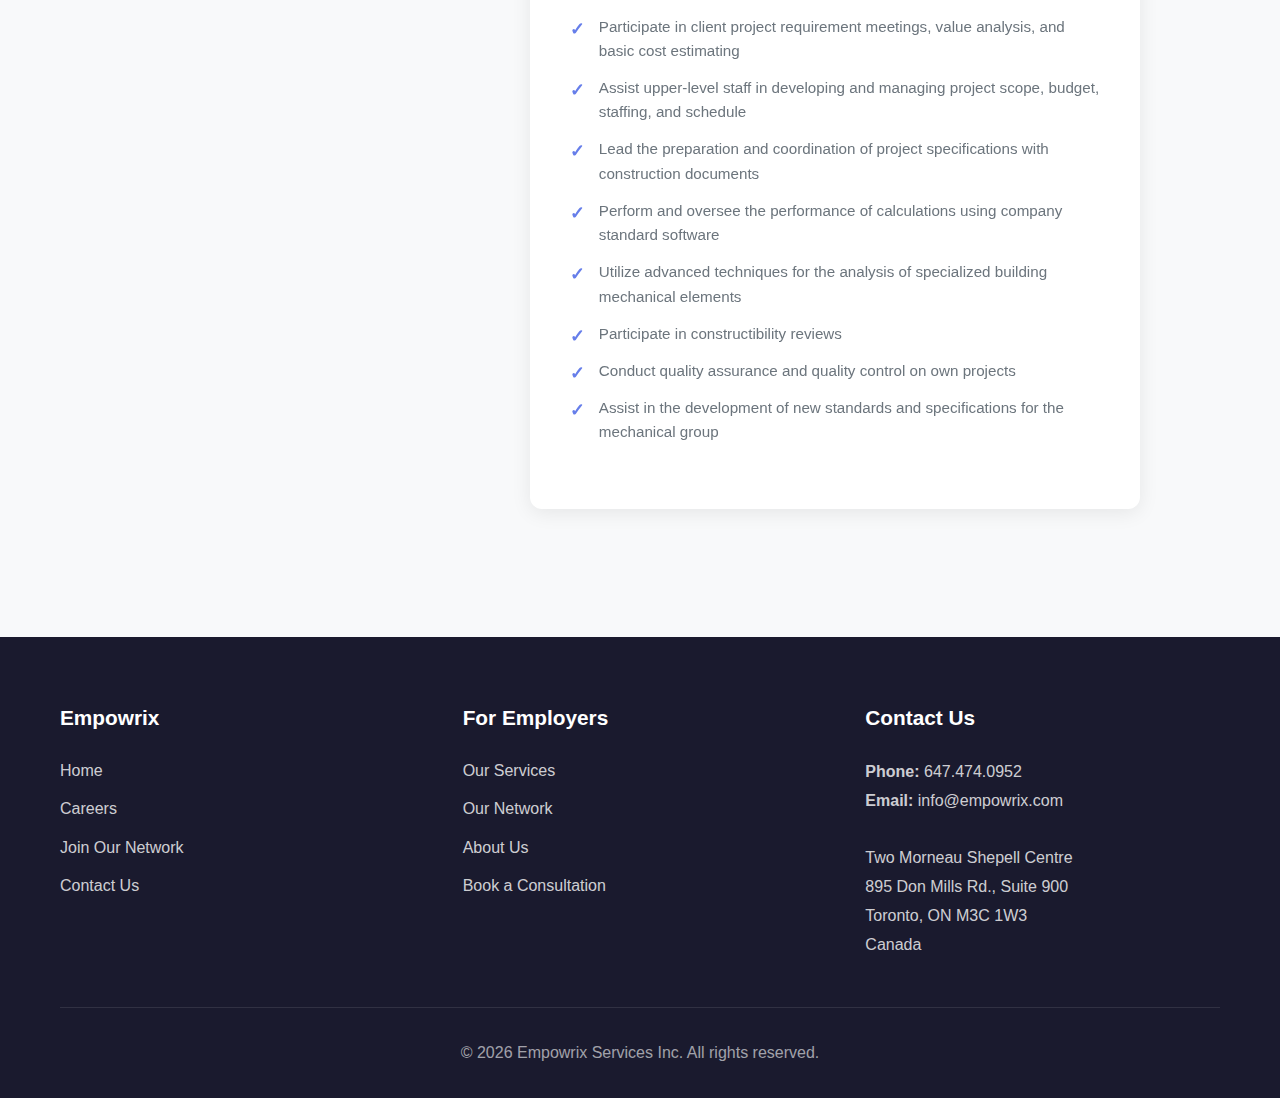
<file: jobs/mechanical-engineer.html>
<!DOCTYPE html>
<html lang="en">
<head>
    <meta charset="UTF-8">
    <meta name="viewport" content="width=device-width, initial-scale=1.0">
    <title>Mechanical Engineer - Empowrix Careers</title>
    <meta name="description" content="Empowrix Recruitment Canada - Leading recruitment agency in Toronto, Ontario.">
    <link rel="stylesheet" href="../css/style.css">
</head>
<body>
    <header>
        <div class="container">
            <div class="header-content">
                <a href="../index.html" class="logo">
                    <img src="../images/65c145e64ba507a390b1abab_EMPOWRIX%20RECRUITMENT%20LOGO%20(3).png" alt="Empowrix">
                    <span class="logo-text">EMPOWRIX</span>
                </a>
                <button class="hamburger" id="hamburger" aria-label="Menu">
                    <span></span>
                    <span></span>
                    <span></span>
                </button>
                <nav id="nav-menu">
                    <ul>
                        <li><a href="../index.html">Home</a></li>
                        <li><a href="../careers.html" class="active">Careers</a></li>
                        <li><a href="../about.html">About Us</a></li>
                        <li><a href="../services.html">Our Services</a></li>
                        <li><a href="../contact.html">Contact</a></li>
                    </ul>
                </nav>
            </div>
        </div>
    </header>

    <section class="section" style="padding: 2rem 0; background: var(--light-bg);">
        <div class="container">
            <div style="margin-bottom: 1rem;">
                <a href="../careers.html" style="color: var(--primary-color); text-decoration: none; font-weight: 500;">← Back to Careers</a>
            </div>
            <h1 style="font-size: 2.5rem; color: var(--text-dark); margin-bottom: 0.5rem;">Mechanical Engineer</h1>
            <p style="color: var(--text-light); font-size: 1.1rem;"><span class="job-category">engineering</span> | $80,000+</p>
        </div>
    </section>
    
    <section class="section">
        <div class="container">
            <div class="job-detail">
                <div class="job-detail-layout">
                    <aside class="job-detail-sidebar">
                        <img src="../images/65c2568896490916c43dfa77_EMPOWRIX%20RECRUITMENT%20IMAGE%2016%20%283%29.png" alt="Mechanical Engineer" class="job-detail-image">
                        
                        <div class="job-info-box">
                            <div class="job-info-item">
                                <div class="job-info-icon">💰</div>
                                <div class="job-info-content">
                                    <div class="job-info-label">Salary Range</div>
                                    <div class="job-info-value">$80,000+</div>
                                </div>
                            </div>
                            
                            <div class="job-info-item">
                                <div class="job-info-icon">💼</div>
                                <div class="job-info-content">
                                    <div class="job-info-label">Category</div>
                                    <div class="job-info-value">Engineering</div>
                                </div>
                            </div>
                            
                            <div class="job-info-item">
                                <div class="job-info-icon">⏱️</div>
                                <div class="job-info-content">
                                    <div class="job-info-label">Experience</div>
                                    <div class="job-info-value">4-7 Years</div>
                                </div>
                            </div>
                            
                            <div class="job-info-item">
                                <div class="job-info-icon">📍</div>
                                <div class="job-info-content">
                                    <div class="job-info-label">Location</div>
                                    <div class="job-info-value">Toronto, ON</div>
                                </div>
                            </div>
                        </div>
                        
                        <div class="job-actions">
                            <a href="../contact.html" class="btn btn-large apply-highlight">Apply Now</a>
                            <a href="../careers.html" class="btn btn-secondary">← All Jobs</a>
                        </div>
                    </aside>
                    
                    <main class="job-detail-main">
                        <div class="job-detail-header">
                            <h2>About This Role</h2>
                            <p>We're teaming up with a distinguished partner in the engineering domain and are on the lookout for a skilled Mechanical Engineer. In this role, the successful candidate will work alongside general supervision and direction on full-scale projects, contributing as a team member across diverse sectors under the guidance of the Engineering Manager.</p>
                        </div>
                        
                        <h2>Requirements</h2>
                        <ul>
                            <li>Bachelor's degree or equivalent in Mechanical Engineering or equivalent</li>
                            <li>Minimum of 4-7 years of experience</li>
                            <li>General understanding of all phases of project document production and the relationship between drawings and specifications</li>
                            <li>Strong knowledge of mechanical systems, means and methods, materials, and industry standards</li>
                            <li>Ability to check the work of others for accuracy and completeness and manage time to meet project budget and schedule</li>
                            <li>Ability to participate and collaborate in project team settings and engage in creative and critical thought</li>
                            <li>Thorough understanding of mechanical engineering concepts and ability to effectively communicate ideas</li>
                            <li>Advanced oral and written communication skills</li>
                            <li>Requires understanding of Microsoft Office Suite, Revit, AutoCAD</li>
                        </ul>
                        
                        <h2>Responsibilities</h2>
                        <ul>
                            <li>Responsible for projects of average complexity/size</li>
                            <li>Evaluate, select, specify, and engineer all mechanical systems or products for a project, ensuring compliance with applicable codes and engineering standards/practices</li>
                            <li>Engage in the development of designs through sketches, electronic models, diagrams, and other visual formats</li>
                            <li>Utilize BIM technologies in the development of three-dimensional models of building mechanical systems</li>
                            <li>Prepare and revise documentation in various mechanical phases, including site plans, floor plans, diagrams, and details</li>
                            <li>Lead project coordination meetings with internal and external stakeholders</li>
                            <li>Participate in client project requirement meetings, value analysis, and basic cost estimating</li>
                            <li>Assist upper-level staff in developing and managing project scope, budget, staffing, and schedule</li>
                            <li>Lead the preparation and coordination of project specifications with construction documents</li>
                            <li>Perform and oversee the performance of calculations using company standard software</li>
                            <li>Utilize advanced techniques for the analysis of specialized building mechanical elements</li>
                            <li>Participate in constructibility reviews</li>
                            <li>Conduct quality assurance and quality control on own projects</li>
                            <li>Assist in the development of new standards and specifications for the mechanical group</li>
                        </ul>
                    </main>
                </div>
            </div>
        </div>
    </section>

    <footer>
        <div class="container">
            <div class="footer-content">
                <div class="footer-section">
                    <h3>Empowrix</h3>
                    <ul>
                        <li><a href="../index.html">Home</a></li>
                        <li><a href="../careers.html">Careers</a></li>
                        <li><a href="../about.html">Join Our Network</a></li>
                        <li><a href="../contact.html">Contact Us</a></li>
                    </ul>
                </div>
                <div class="footer-section">
                    <h3>For Employers</h3>
                    <ul>
                        <li><a href="../services.html">Our Services</a></li>
                        <li><a href="../services.html">Our Network</a></li>
                        <li><a href="../about.html">About Us</a></li>
                        <li><a href="../contact.html">Book a Consultation</a></li>
                    </ul>
                </div>
                <div class="footer-section">
                    <h3>Contact Us</h3>
                    <p>
                        <strong>Phone:</strong> 647.474.0952<br>
                        <strong>Email:</strong> info@empowrix.com<br><br>
                        Two Morneau Shepell Centre<br>
                        895 Don Mills Rd., Suite 900<br>
                        Toronto, ON M3C 1W3<br>
                        Canada
                    </p>
                </div>
            </div>
            <div class="footer-bottom">
                <p>&copy; 2026 Empowrix Services Inc. All rights reserved.</p>
            </div>
        </div>
    </footer>
    <script>
        const hamburger = document.getElementById('hamburger');
        const navMenu = document.getElementById('nav-menu');
        
        hamburger.addEventListener('click', () => {
            hamburger.classList.toggle('active');
            navMenu.classList.toggle('active');
            document.body.classList.toggle('menu-open');
        });
        
        const navLinks = navMenu.querySelectorAll('a');
        navLinks.forEach(link => {
            link.addEventListener('click', () => {
                hamburger.classList.remove('active');
                navMenu.classList.remove('active');
                document.body.classList.remove('menu-open');
            });
        });
        
        document.addEventListener('click', (e) => {
            if (!hamburger.contains(e.target) && !navMenu.contains(e.target)) {
                hamburger.classList.remove('active');
                navMenu.classList.remove('active');
                document.body.classList.remove('menu-open');
            }
        });
    </script>
</body>
</html>
</file>
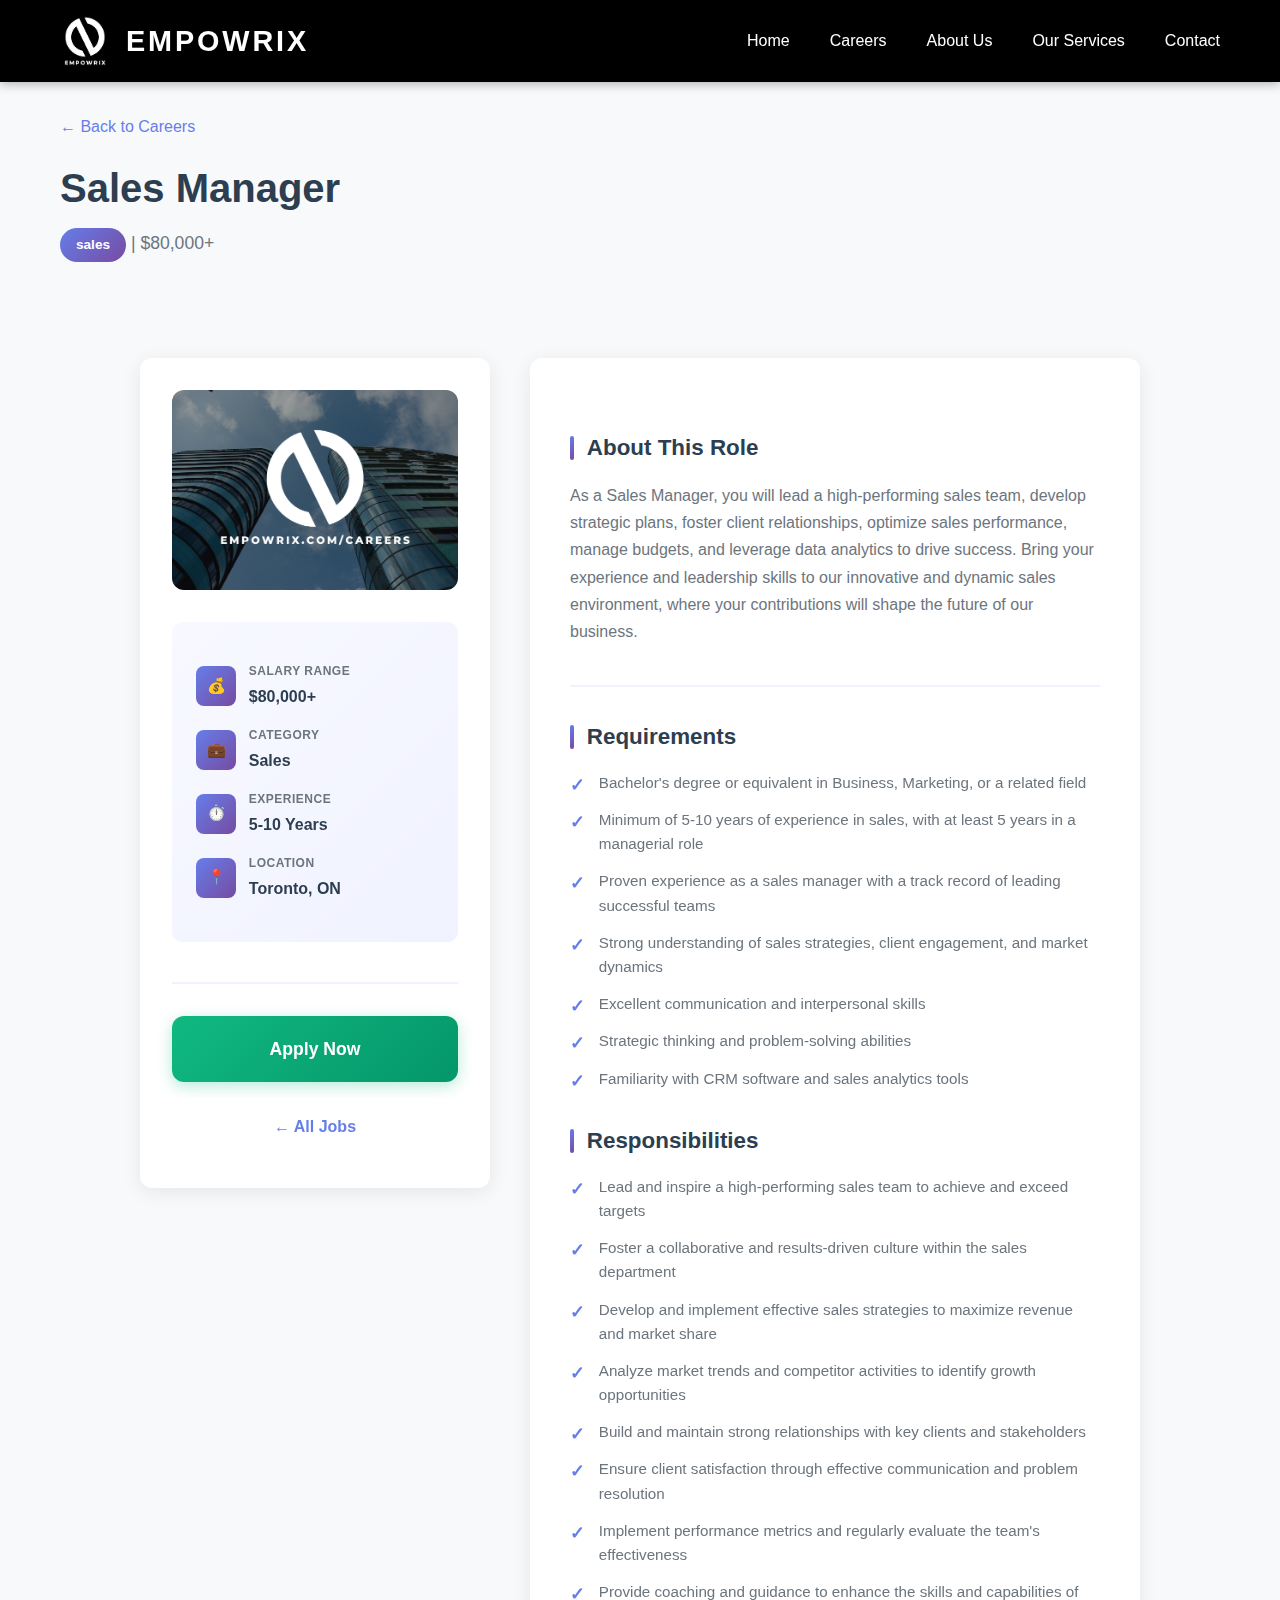
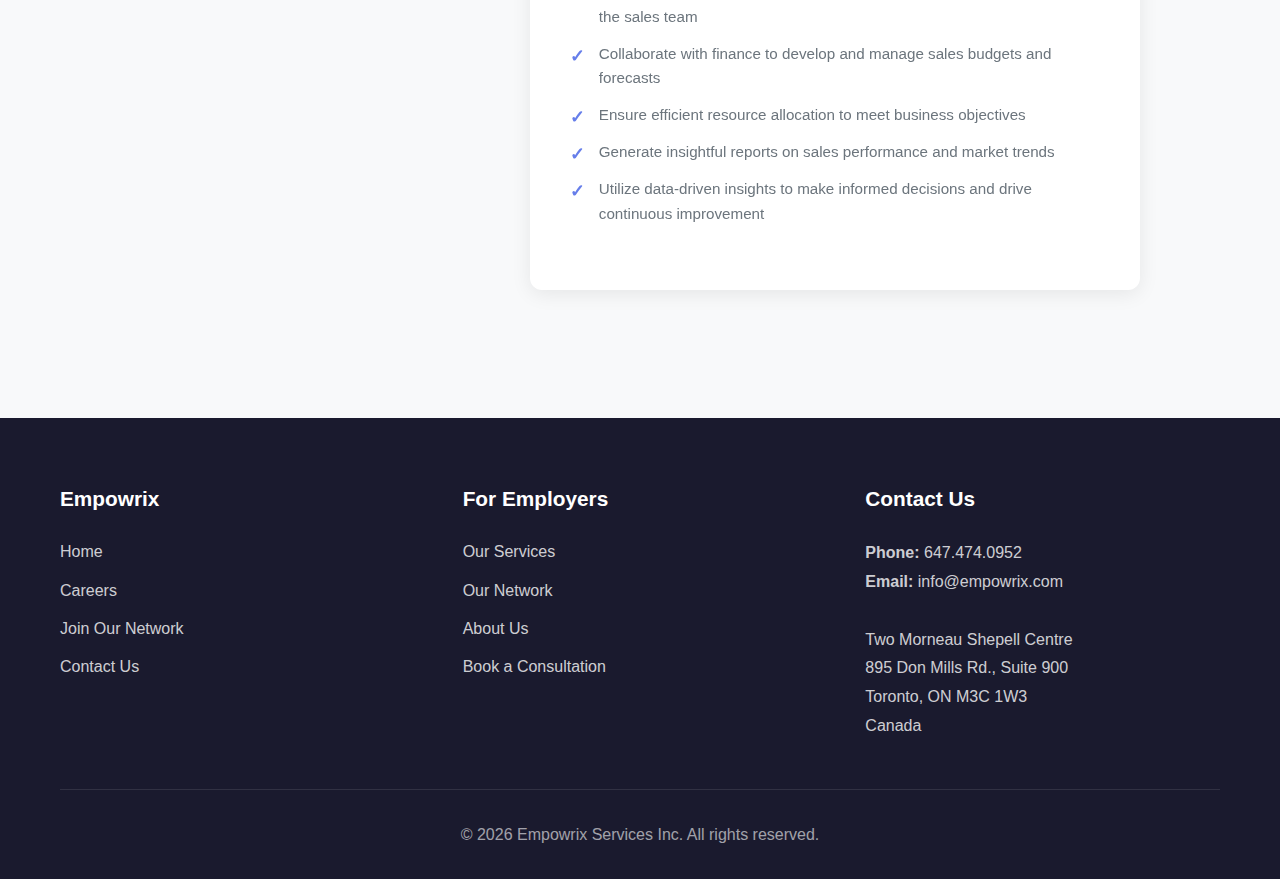
<file: jobs/sales-manager.html>
<!DOCTYPE html>
<html lang="en">
<head>
    <meta charset="UTF-8">
    <meta name="viewport" content="width=device-width, initial-scale=1.0">
    <title>Sales Manager - Empowrix Careers</title>
    <meta name="description" content="Empowrix Recruitment Canada - Leading recruitment agency in Toronto, Ontario.">
    <link rel="stylesheet" href="../css/style.css">
</head>
<body>
    <header>
        <div class="container">
            <div class="header-content">
                <a href="../index.html" class="logo">
                    <img src="../images/65c145e64ba507a390b1abab_EMPOWRIX%20RECRUITMENT%20LOGO%20(3).png" alt="Empowrix">
                    <span class="logo-text">EMPOWRIX</span>
                </a>
                <button class="hamburger" id="hamburger" aria-label="Menu">
                    <span></span>
                    <span></span>
                    <span></span>
                </button>
                <nav id="nav-menu">
                    <ul>
                        <li><a href="../index.html">Home</a></li>
                        <li><a href="../careers.html" class="active">Careers</a></li>
                        <li><a href="../about.html">About Us</a></li>
                        <li><a href="../services.html">Our Services</a></li>
                        <li><a href="../contact.html">Contact</a></li>
                    </ul>
                </nav>
            </div>
        </div>
    </header>

    <section class="section" style="padding: 2rem 0; background: var(--light-bg);">
        <div class="container">
            <div style="margin-bottom: 1rem;">
                <a href="../careers.html" style="color: var(--primary-color); text-decoration: none; font-weight: 500;">← Back to Careers</a>
            </div>
            <h1 style="font-size: 2.5rem; color: var(--text-dark); margin-bottom: 0.5rem;">Sales Manager</h1>
            <p style="color: var(--text-light); font-size: 1.1rem;"><span class="job-category">sales</span> | $80,000+</p>
        </div>
    </section>
    
    <section class="section">
        <div class="container">
            <div class="job-detail">
                <div class="job-detail-layout">
                    <aside class="job-detail-sidebar">
                        <img src="../images/65c2585b2f270ffd0b32f859_EMPOWRIX%20RECRUITMENT%20IMAGE%205.png" alt="Sales Manager" class="job-detail-image">
                        
                        <div class="job-info-box">
                            <div class="job-info-item">
                                <div class="job-info-icon">💰</div>
                                <div class="job-info-content">
                                    <div class="job-info-label">Salary Range</div>
                                    <div class="job-info-value">$80,000+</div>
                                </div>
                            </div>
                            
                            <div class="job-info-item">
                                <div class="job-info-icon">💼</div>
                                <div class="job-info-content">
                                    <div class="job-info-label">Category</div>
                                    <div class="job-info-value">Sales</div>
                                </div>
                            </div>
                            
                            <div class="job-info-item">
                                <div class="job-info-icon">⏱️</div>
                                <div class="job-info-content">
                                    <div class="job-info-label">Experience</div>
                                    <div class="job-info-value">5-10 Years</div>
                                </div>
                            </div>
                            
                            <div class="job-info-item">
                                <div class="job-info-icon">📍</div>
                                <div class="job-info-content">
                                    <div class="job-info-label">Location</div>
                                    <div class="job-info-value">Toronto, ON</div>
                                </div>
                            </div>
                        </div>
                        
                        <div class="job-actions">
                            <a href="../contact.html" class="btn btn-large apply-highlight">Apply Now</a>
                            <a href="../careers.html" class="btn btn-secondary">← All Jobs</a>
                        </div>
                    </aside>
                    
                    <main class="job-detail-main">
                        <div class="job-detail-header">
                            <h2>About This Role</h2>
                            <p>As a Sales Manager, you will lead a high-performing sales team, develop strategic plans, foster client relationships, optimize sales performance, manage budgets, and leverage data analytics to drive success. Bring your experience and leadership skills to our innovative and dynamic sales environment, where your contributions will shape the future of our business.</p>
                        </div>
                        
                        <h2>Requirements</h2>
                        <ul>
                            <li>Bachelor's degree or equivalent in Business, Marketing, or a related field</li>
                            <li>Minimum of 5-10 years of experience in sales, with at least 5 years in a managerial role</li>
                            <li>Proven experience as a sales manager with a track record of leading successful teams</li>
                            <li>Strong understanding of sales strategies, client engagement, and market dynamics</li>
                            <li>Excellent communication and interpersonal skills</li>
                            <li>Strategic thinking and problem-solving abilities</li>
                            <li>Familiarity with CRM software and sales analytics tools</li>
                        </ul>
                        
                        <h2>Responsibilities</h2>
                        <ul>
                            <li>Lead and inspire a high-performing sales team to achieve and exceed targets</li>
                            <li>Foster a collaborative and results-driven culture within the sales department</li>
                            <li>Develop and implement effective sales strategies to maximize revenue and market share</li>
                            <li>Analyze market trends and competitor activities to identify growth opportunities</li>
                            <li>Build and maintain strong relationships with key clients and stakeholders</li>
                            <li>Ensure client satisfaction through effective communication and problem resolution</li>
                            <li>Implement performance metrics and regularly evaluate the team's effectiveness</li>
                            <li>Provide coaching and guidance to enhance the skills and capabilities of the sales team</li>
                            <li>Collaborate with finance to develop and manage sales budgets and forecasts</li>
                            <li>Ensure efficient resource allocation to meet business objectives</li>
                            <li>Generate insightful reports on sales performance and market trends</li>
                            <li>Utilize data-driven insights to make informed decisions and drive continuous improvement</li>
                        </ul>
                    </main>
                </div>
            </div>
        </div>
    </section>

    <footer>
        <div class="container">
            <div class="footer-content">
                <div class="footer-section">
                    <h3>Empowrix</h3>
                    <ul>
                        <li><a href="../index.html">Home</a></li>
                        <li><a href="../careers.html">Careers</a></li>
                        <li><a href="../about.html">Join Our Network</a></li>
                        <li><a href="../contact.html">Contact Us</a></li>
                    </ul>
                </div>
                <div class="footer-section">
                    <h3>For Employers</h3>
                    <ul>
                        <li><a href="../services.html">Our Services</a></li>
                        <li><a href="../services.html">Our Network</a></li>
                        <li><a href="../about.html">About Us</a></li>
                        <li><a href="../contact.html">Book a Consultation</a></li>
                    </ul>
                </div>
                <div class="footer-section">
                    <h3>Contact Us</h3>
                    <p>
                        <strong>Phone:</strong> 647.474.0952<br>
                        <strong>Email:</strong> info@empowrix.com<br><br>
                        Two Morneau Shepell Centre<br>
                        895 Don Mills Rd., Suite 900<br>
                        Toronto, ON M3C 1W3<br>
                        Canada
                    </p>
                </div>
            </div>
            <div class="footer-bottom">
                <p>&copy; 2026 Empowrix Services Inc. All rights reserved.</p>
            </div>
        </div>
    </footer>
    <script>
        const hamburger = document.getElementById('hamburger');
        const navMenu = document.getElementById('nav-menu');
        
        hamburger.addEventListener('click', () => {
            hamburger.classList.toggle('active');
            navMenu.classList.toggle('active');
            document.body.classList.toggle('menu-open');
        });
        
        const navLinks = navMenu.querySelectorAll('a');
        navLinks.forEach(link => {
            link.addEventListener('click', () => {
                hamburger.classList.remove('active');
                navMenu.classList.remove('active');
                document.body.classList.remove('menu-open');
            });
        });
        
        document.addEventListener('click', (e) => {
            if (!hamburger.contains(e.target) && !navMenu.contains(e.target)) {
                hamburger.classList.remove('active');
                navMenu.classList.remove('active');
                document.body.classList.remove('menu-open');
            }
        });
    </script>
</body>
</html>
</file>
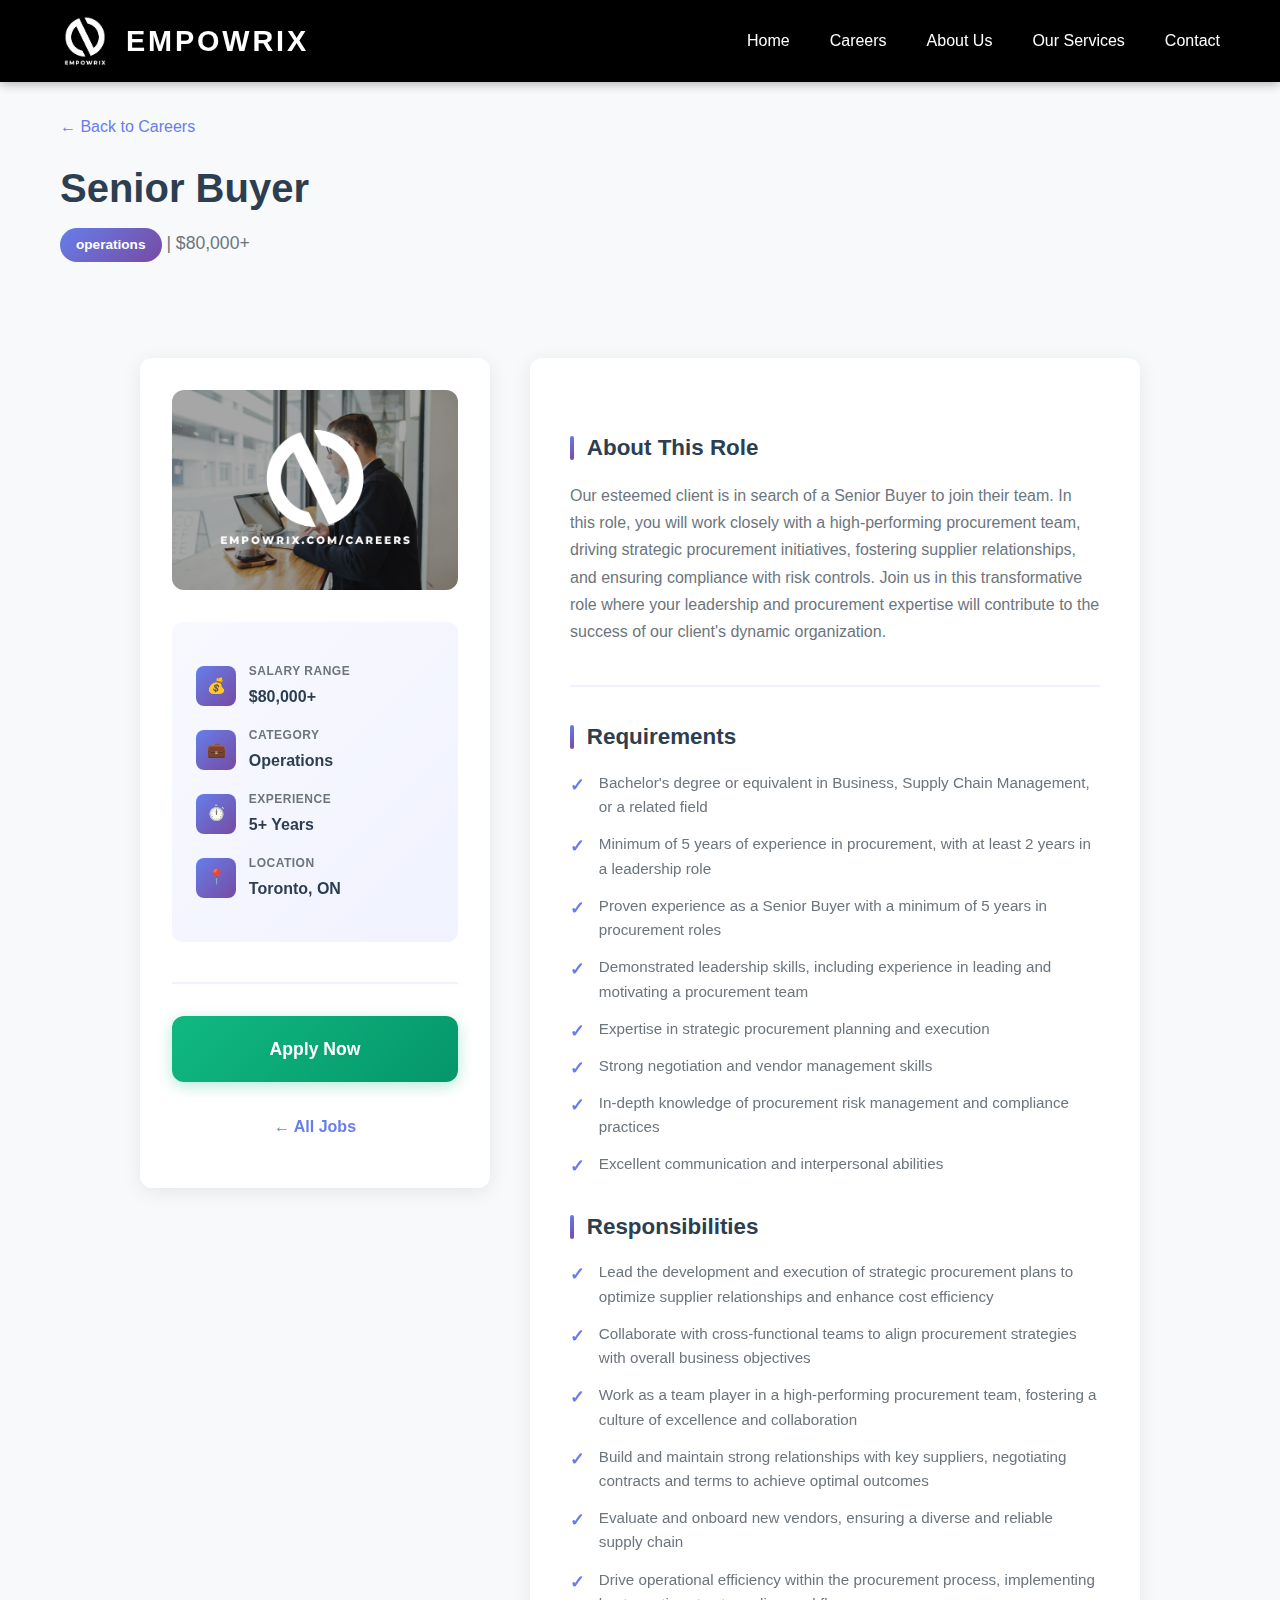
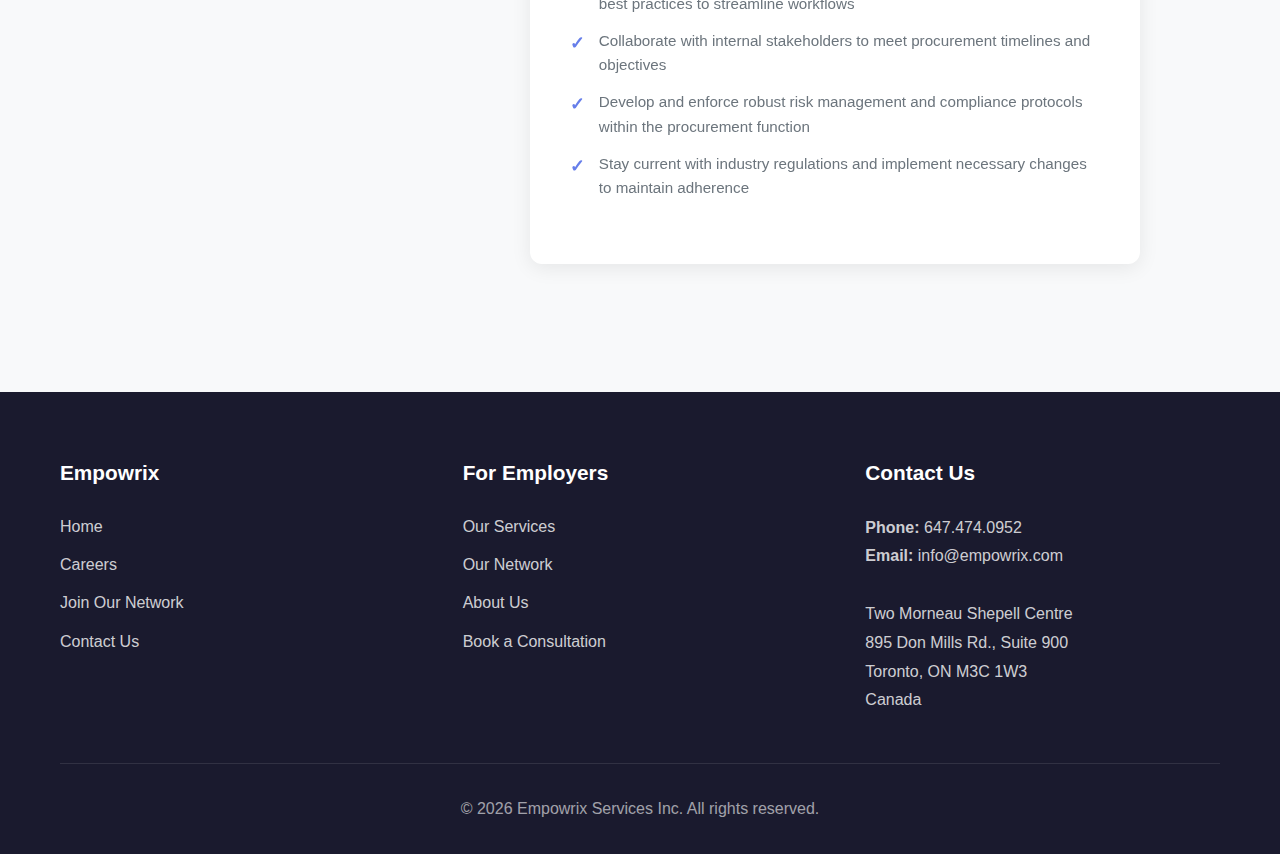
<file: jobs/senior-buyer.html>
<!DOCTYPE html>
<html lang="en">
<head>
    <meta charset="UTF-8">
    <meta name="viewport" content="width=device-width, initial-scale=1.0">
    <title>Senior Buyer - Empowrix Careers</title>
    <meta name="description" content="Empowrix Recruitment Canada - Leading recruitment agency in Toronto, Ontario.">
    <link rel="stylesheet" href="../css/style.css">
</head>
<body>
    <header>
        <div class="container">
            <div class="header-content">
                <a href="../index.html" class="logo">
                    <img src="../images/65c145e64ba507a390b1abab_EMPOWRIX%20RECRUITMENT%20LOGO%20(3).png" alt="Empowrix">
                    <span class="logo-text">EMPOWRIX</span>
                </a>
                <button class="hamburger" id="hamburger" aria-label="Menu">
                    <span></span>
                    <span></span>
                    <span></span>
                </button>
                <nav id="nav-menu">
                    <ul>
                        <li><a href="../index.html">Home</a></li>
                        <li><a href="../careers.html" class="active">Careers</a></li>
                        <li><a href="../about.html">About Us</a></li>
                        <li><a href="../services.html">Our Services</a></li>
                        <li><a href="../contact.html">Contact</a></li>
                    </ul>
                </nav>
            </div>
        </div>
    </header>

    <section class="section" style="padding: 2rem 0; background: var(--light-bg);">
        <div class="container">
            <div style="margin-bottom: 1rem;">
                <a href="../careers.html" style="color: var(--primary-color); text-decoration: none; font-weight: 500;">← Back to Careers</a>
            </div>
            <h1 style="font-size: 2.5rem; color: var(--text-dark); margin-bottom: 0.5rem;">Senior Buyer</h1>
            <p style="color: var(--text-light); font-size: 1.1rem;"><span class="job-category">operations</span> | $80,000+</p>
        </div>
    </section>
    
    <section class="section">
        <div class="container">
            <div class="job-detail">
                <div class="job-detail-layout">
                    <aside class="job-detail-sidebar">
                        <img src="../images/65c2575696490916c43e763d_EMPOWRIX%20RECRUITMENT%20IMAGE%206.png" alt="Senior Buyer" class="job-detail-image">
                        
                        <div class="job-info-box">
                            <div class="job-info-item">
                                <div class="job-info-icon">💰</div>
                                <div class="job-info-content">
                                    <div class="job-info-label">Salary Range</div>
                                    <div class="job-info-value">$80,000+</div>
                                </div>
                            </div>
                            
                            <div class="job-info-item">
                                <div class="job-info-icon">💼</div>
                                <div class="job-info-content">
                                    <div class="job-info-label">Category</div>
                                    <div class="job-info-value">Operations</div>
                                </div>
                            </div>
                            
                            <div class="job-info-item">
                                <div class="job-info-icon">⏱️</div>
                                <div class="job-info-content">
                                    <div class="job-info-label">Experience</div>
                                    <div class="job-info-value">5+ Years</div>
                                </div>
                            </div>
                            
                            <div class="job-info-item">
                                <div class="job-info-icon">📍</div>
                                <div class="job-info-content">
                                    <div class="job-info-label">Location</div>
                                    <div class="job-info-value">Toronto, ON</div>
                                </div>
                            </div>
                        </div>
                        
                        <div class="job-actions">
                            <a href="../contact.html" class="btn btn-large apply-highlight">Apply Now</a>
                            <a href="../careers.html" class="btn btn-secondary">← All Jobs</a>
                        </div>
                    </aside>
                    
                    <main class="job-detail-main">
                        <div class="job-detail-header">
                            <h2>About This Role</h2>
                            <p>Our esteemed client is in search of a Senior Buyer to join their team. In this role, you will work closely with a high-performing procurement team, driving strategic procurement initiatives, fostering supplier relationships, and ensuring compliance with risk controls. Join us in this transformative role where your leadership and procurement expertise will contribute to the success of our client's dynamic organization.</p>
                        </div>
                        
                        <h2>Requirements</h2>
                        <ul>
                            <li>Bachelor's degree or equivalent in Business, Supply Chain Management, or a related field</li>
                            <li>Minimum of 5 years of experience in procurement, with at least 2 years in a leadership role</li>
                            <li>Proven experience as a Senior Buyer with a minimum of 5 years in procurement roles</li>
                            <li>Demonstrated leadership skills, including experience in leading and motivating a procurement team</li>
                            <li>Expertise in strategic procurement planning and execution</li>
                            <li>Strong negotiation and vendor management skills</li>
                            <li>In-depth knowledge of procurement risk management and compliance practices</li>
                            <li>Excellent communication and interpersonal abilities</li>
                        </ul>
                        
                        <h2>Responsibilities</h2>
                        <ul>
                            <li>Lead the development and execution of strategic procurement plans to optimize supplier relationships and enhance cost efficiency</li>
                            <li>Collaborate with cross-functional teams to align procurement strategies with overall business objectives</li>
                            <li>Work as a team player in a high-performing procurement team, fostering a culture of excellence and collaboration</li>
                            <li>Build and maintain strong relationships with key suppliers, negotiating contracts and terms to achieve optimal outcomes</li>
                            <li>Evaluate and onboard new vendors, ensuring a diverse and reliable supply chain</li>
                            <li>Drive operational efficiency within the procurement process, implementing best practices to streamline workflows</li>
                            <li>Collaborate with internal stakeholders to meet procurement timelines and objectives</li>
                            <li>Develop and enforce robust risk management and compliance protocols within the procurement function</li>
                            <li>Stay current with industry regulations and implement necessary changes to maintain adherence</li>
                        </ul>
                    </main>
                </div>
            </div>
        </div>
    </section>

    <footer>
        <div class="container">
            <div class="footer-content">
                <div class="footer-section">
                    <h3>Empowrix</h3>
                    <ul>
                        <li><a href="../index.html">Home</a></li>
                        <li><a href="../careers.html">Careers</a></li>
                        <li><a href="../about.html">Join Our Network</a></li>
                        <li><a href="../contact.html">Contact Us</a></li>
                    </ul>
                </div>
                <div class="footer-section">
                    <h3>For Employers</h3>
                    <ul>
                        <li><a href="../services.html">Our Services</a></li>
                        <li><a href="../services.html">Our Network</a></li>
                        <li><a href="../about.html">About Us</a></li>
                        <li><a href="../contact.html">Book a Consultation</a></li>
                    </ul>
                </div>
                <div class="footer-section">
                    <h3>Contact Us</h3>
                    <p>
                        <strong>Phone:</strong> 647.474.0952<br>
                        <strong>Email:</strong> info@empowrix.com<br><br>
                        Two Morneau Shepell Centre<br>
                        895 Don Mills Rd., Suite 900<br>
                        Toronto, ON M3C 1W3<br>
                        Canada
                    </p>
                </div>
            </div>
            <div class="footer-bottom">
                <p>&copy; 2026 Empowrix Services Inc. All rights reserved.</p>
            </div>
        </div>
    </footer>
    <script>
        const hamburger = document.getElementById('hamburger');
        const navMenu = document.getElementById('nav-menu');
        
        hamburger.addEventListener('click', () => {
            hamburger.classList.toggle('active');
            navMenu.classList.toggle('active');
            document.body.classList.toggle('menu-open');
        });
        
        const navLinks = navMenu.querySelectorAll('a');
        navLinks.forEach(link => {
            link.addEventListener('click', () => {
                hamburger.classList.remove('active');
                navMenu.classList.remove('active');
                document.body.classList.remove('menu-open');
            });
        });
        
        document.addEventListener('click', (e) => {
            if (!hamburger.contains(e.target) && !navMenu.contains(e.target)) {
                hamburger.classList.remove('active');
                navMenu.classList.remove('active');
                document.body.classList.remove('menu-open');
            }
        });
    </script>
</body>
</html>
</file>
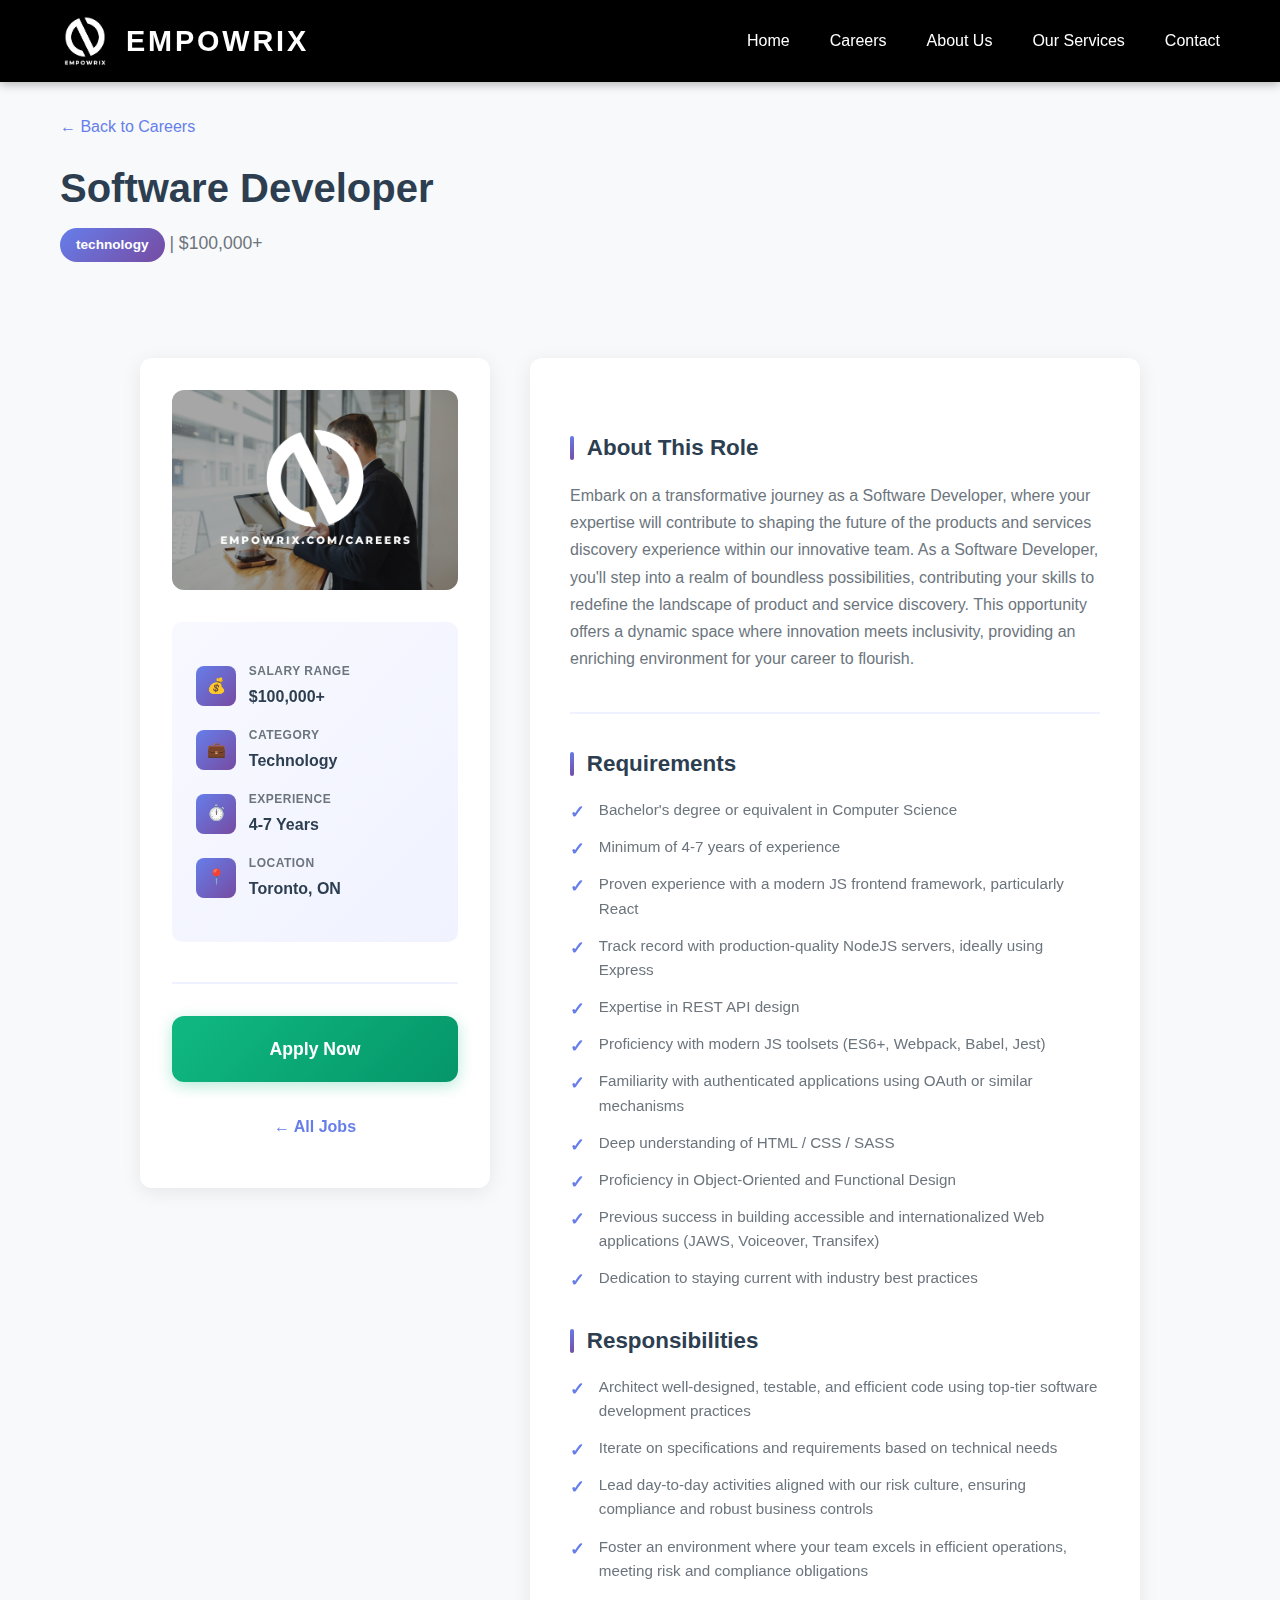
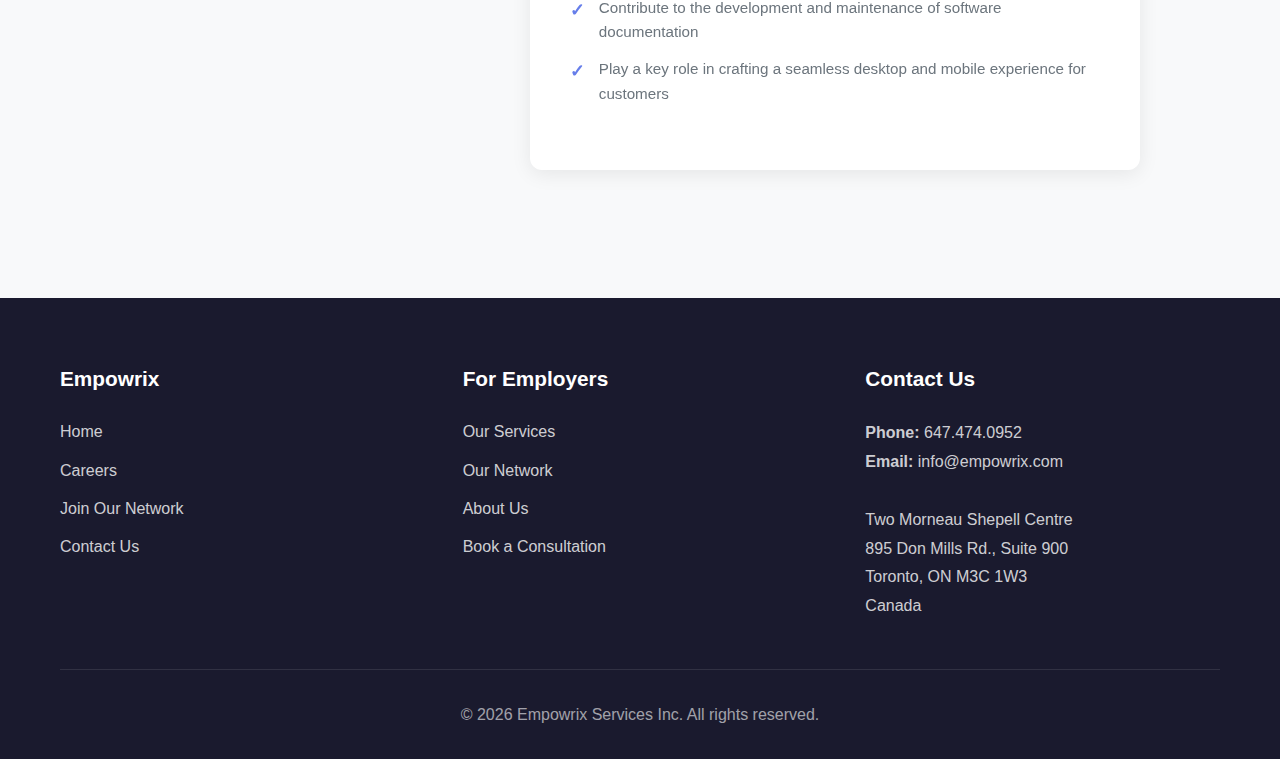
<file: jobs/software-developer.html>
<!DOCTYPE html>
<html lang="en">
<head>
    <meta charset="UTF-8">
    <meta name="viewport" content="width=device-width, initial-scale=1.0">
    <title>Software Developer - Empowrix Careers</title>
    <meta name="description" content="Empowrix Recruitment Canada - Leading recruitment agency in Toronto, Ontario.">
    <link rel="stylesheet" href="../css/style.css">
</head>
<body>
    <header>
        <div class="container">
            <div class="header-content">
                <a href="../index.html" class="logo">
                    <img src="../images/65c145e64ba507a390b1abab_EMPOWRIX%20RECRUITMENT%20LOGO%20(3).png" alt="Empowrix">
                    <span class="logo-text">EMPOWRIX</span>
                </a>
                <button class="hamburger" id="hamburger" aria-label="Menu">
                    <span></span>
                    <span></span>
                    <span></span>
                </button>
                <nav id="nav-menu">
                    <ul>
                        <li><a href="../index.html">Home</a></li>
                        <li><a href="../careers.html" class="active">Careers</a></li>
                        <li><a href="../about.html">About Us</a></li>
                        <li><a href="../services.html">Our Services</a></li>
                        <li><a href="../contact.html">Contact</a></li>
                    </ul>
                </nav>
            </div>
        </div>
    </header>

    <section class="section" style="padding: 2rem 0; background: var(--light-bg);">
        <div class="container">
            <div style="margin-bottom: 1rem;">
                <a href="../careers.html" style="color: var(--primary-color); text-decoration: none; font-weight: 500;">← Back to Careers</a>
            </div>
            <h1 style="font-size: 2.5rem; color: var(--text-dark); margin-bottom: 0.5rem;">Software Developer</h1>
            <p style="color: var(--text-light); font-size: 1.1rem;"><span class="job-category">technology</span> | $100,000+</p>
        </div>
    </section>
    
    <section class="section">
        <div class="container">
            <div class="job-detail">
                <div class="job-detail-layout">
                    <aside class="job-detail-sidebar">
                        <img src="../images/65c2575696490916c43e763d_EMPOWRIX%20RECRUITMENT%20IMAGE%206.png" alt="Software Developer" class="job-detail-image">
                        
                        <div class="job-info-box">
                            <div class="job-info-item">
                                <div class="job-info-icon">💰</div>
                                <div class="job-info-content">
                                    <div class="job-info-label">Salary Range</div>
                                    <div class="job-info-value">$100,000+</div>
                                </div>
                            </div>
                            
                            <div class="job-info-item">
                                <div class="job-info-icon">💼</div>
                                <div class="job-info-content">
                                    <div class="job-info-label">Category</div>
                                    <div class="job-info-value">Technology</div>
                                </div>
                            </div>
                            
                            <div class="job-info-item">
                                <div class="job-info-icon">⏱️</div>
                                <div class="job-info-content">
                                    <div class="job-info-label">Experience</div>
                                    <div class="job-info-value">4-7 Years</div>
                                </div>
                            </div>
                            
                            <div class="job-info-item">
                                <div class="job-info-icon">📍</div>
                                <div class="job-info-content">
                                    <div class="job-info-label">Location</div>
                                    <div class="job-info-value">Toronto, ON</div>
                                </div>
                            </div>
                        </div>
                        
                        <div class="job-actions">
                            <a href="../contact.html" class="btn btn-large apply-highlight">Apply Now</a>
                            <a href="../careers.html" class="btn btn-secondary">← All Jobs</a>
                        </div>
                    </aside>
                    
                    <main class="job-detail-main">
                        <div class="job-detail-header">
                            <h2>About This Role</h2>
                            <p>Embark on a transformative journey as a Software Developer, where your expertise will contribute to shaping the future of the products and services discovery experience within our innovative team. As a Software Developer, you'll step into a realm of boundless possibilities, contributing your skills to redefine the landscape of product and service discovery. This opportunity offers a dynamic space where innovation meets inclusivity, providing an enriching environment for your career to flourish.</p>
                        </div>
                        
                        <h2>Requirements</h2>
                        <ul>
                            <li>Bachelor's degree or equivalent in Computer Science</li>
                            <li>Minimum of 4-7 years of experience</li>
                            <li>Proven experience with a modern JS frontend framework, particularly React</li>
                            <li>Track record with production-quality NodeJS servers, ideally using Express</li>
                            <li>Expertise in REST API design</li>
                            <li>Proficiency with modern JS toolsets (ES6+, Webpack, Babel, Jest)</li>
                            <li>Familiarity with authenticated applications using OAuth or similar mechanisms</li>
                            <li>Deep understanding of HTML / CSS / SASS</li>
                            <li>Proficiency in Object-Oriented and Functional Design</li>
                            <li>Previous success in building accessible and internationalized Web applications (JAWS, Voiceover, Transifex)</li>
                            <li>Dedication to staying current with industry best practices</li>
                        </ul>
                        
                        <h2>Responsibilities</h2>
                        <ul>
                            <li>Architect well-designed, testable, and efficient code using top-tier software development practices</li>
                            <li>Iterate on specifications and requirements based on technical needs</li>
                            <li>Lead day-to-day activities aligned with our risk culture, ensuring compliance and robust business controls</li>
                            <li>Foster an environment where your team excels in efficient operations, meeting risk and compliance obligations</li>
                            <li>Contribute to the development and maintenance of software documentation</li>
                            <li>Play a key role in crafting a seamless desktop and mobile experience for customers</li>
                        </ul>
                    </main>
                </div>
            </div>
        </div>
    </section>

    <footer>
        <div class="container">
            <div class="footer-content">
                <div class="footer-section">
                    <h3>Empowrix</h3>
                    <ul>
                        <li><a href="../index.html">Home</a></li>
                        <li><a href="../careers.html">Careers</a></li>
                        <li><a href="../about.html">Join Our Network</a></li>
                        <li><a href="../contact.html">Contact Us</a></li>
                    </ul>
                </div>
                <div class="footer-section">
                    <h3>For Employers</h3>
                    <ul>
                        <li><a href="../services.html">Our Services</a></li>
                        <li><a href="../services.html">Our Network</a></li>
                        <li><a href="../about.html">About Us</a></li>
                        <li><a href="../contact.html">Book a Consultation</a></li>
                    </ul>
                </div>
                <div class="footer-section">
                    <h3>Contact Us</h3>
                    <p>
                        <strong>Phone:</strong> 647.474.0952<br>
                        <strong>Email:</strong> info@empowrix.com<br><br>
                        Two Morneau Shepell Centre<br>
                        895 Don Mills Rd., Suite 900<br>
                        Toronto, ON M3C 1W3<br>
                        Canada
                    </p>
                </div>
            </div>
            <div class="footer-bottom">
                <p>&copy; 2026 Empowrix Services Inc. All rights reserved.</p>
            </div>
        </div>
    </footer>
    <script>
        const hamburger = document.getElementById('hamburger');
        const navMenu = document.getElementById('nav-menu');
        
        hamburger.addEventListener('click', () => {
            hamburger.classList.toggle('active');
            navMenu.classList.toggle('active');
            document.body.classList.toggle('menu-open');
        });
        
        const navLinks = navMenu.querySelectorAll('a');
        navLinks.forEach(link => {
            link.addEventListener('click', () => {
                hamburger.classList.remove('active');
                navMenu.classList.remove('active');
                document.body.classList.remove('menu-open');
            });
        });
        
        document.addEventListener('click', (e) => {
            if (!hamburger.contains(e.target) && !navMenu.contains(e.target)) {
                hamburger.classList.remove('active');
                navMenu.classList.remove('active');
                document.body.classList.remove('menu-open');
            }
        });
    </script>
</body>
</html>
</file>
<file: css/style.css>
/* Reset and Base Styles */
* {
    margin: 0;
    padding: 0;
    box-sizing: border-box;
}

:root {
    --primary-color: #667eea;
    --primary-dark: #5568d3;
    --secondary-color: #764ba2;
    --dark-bg: #1a1a2e;
    --light-bg: #f8f9fa;
    --text-dark: #2c3e50;
    --text-light: #6c757d;
    --white: #ffffff;
    --border-radius: 12px;
    --transition: all 0.3s ease;
}

body {
    font-family: -apple-system, BlinkMacSystemFont, 'Segoe UI', Roboto, Oxygen, Ubuntu, Cantarell, sans-serif;
    line-height: 1.6;
    color: var(--text-dark);
    background: var(--light-bg);
}

.container {
    max-width: 1200px;
    margin: 0 auto;
    padding: 0 20px;
}

/* Header */
header {
    background: #000000;
    padding: 1rem 0;
    position: sticky;
    top: 0;
    z-index: 1000;
    box-shadow: 0 2px 10px rgba(0,0,0,0.3);
}

.header-content {
    display: flex;
    justify-content: space-between;
    align-items: center;
    flex-wrap: wrap;
}

.logo {
    display: flex;
    align-items: center;
    gap: 1rem;
    text-decoration: none;
}

.logo img {
    height: 50px;
    width: auto;
}

.logo-text {
    font-size: 1.8rem;
    font-weight: 700;
    color: var(--white);
    letter-spacing: 0.1em;
}

nav ul {
    list-style: none;
    display: flex;
    gap: 2.5rem;
    align-items: center;
}

nav a {
    color: var(--white);
    text-decoration: none;
    font-weight: 500;
    transition: var(--transition);
    position: relative;
}

nav a::after {
    content: '';
    position: absolute;
    bottom: -5px;
    left: 0;
    width: 0;
    height: 2px;
    background: var(--primary-color);
    transition: var(--transition);
}

nav a:hover::after {
    width: 100%;
}

/* Hamburger Menu */
.hamburger {
    display: none;
    flex-direction: column;
    gap: 5px;
    background: transparent;
    border: none;
    cursor: pointer;
    padding: 8px;
    z-index: 1001;
}

.hamburger span {
    width: 28px;
    height: 3px;
    background: var(--white);
    border-radius: 3px;
    transition: all 0.3s ease;
}

.hamburger.active span:nth-child(1) {
    transform: rotate(45deg) translate(8px, 8px);
}

.hamburger.active span:nth-child(2) {
    opacity: 0;
}

.hamburger.active span:nth-child(3) {
    transform: rotate(-45deg) translate(7px, -7px);
}

body.menu-open {
    overflow: hidden;
}

/* Hero Section */
.hero {
    background: var(--white);
    padding: 4rem 0 3rem 0;
    text-align: center;
    position: relative;
}

.hero-content {
    position: relative;
    z-index: 1;
}

.hero h1 {
    font-size: 3rem;
    margin-bottom: 1rem;
    font-weight: 700;
    line-height: 1.2;
    color: var(--text-dark);
}

.hero p {
    font-size: 1.3rem;
    margin-bottom: 0;
    color: var(--text-light);
}

.hero .stats {
    display: flex;
    justify-content: center;
    gap: 3rem;
    margin-top: 3rem;
}

.stat-item {
    text-align: center;
    background: linear-gradient(135deg, #f8f9ff 0%, #f0f2ff 100%);
    padding: 2rem 3rem;
    border-radius: var(--border-radius);
    border: 2px solid #e8ebff;
    transition: var(--transition);
}

.stat-item:hover {
    transform: translateY(-5px);
    box-shadow: 0 10px 30px rgba(102, 126, 234, 0.15);
    border-color: var(--primary-color);
}

.stat-number {
    font-size: 3.5rem;
    font-weight: 700;
    display: block;
    background: linear-gradient(135deg, var(--primary-color), var(--secondary-color));
    -webkit-background-clip: text;
    -webkit-text-fill-color: transparent;
    background-clip: text;
    margin-bottom: 0.5rem;
}

.stat-label {
    font-size: 1rem;
    color: var(--text-dark);
    font-weight: 600;
}

/* Buttons */
.btn {
    display: inline-block;
    background: var(--primary-color);
    color: var(--white);
    padding: 1rem 2rem;
    border-radius: var(--border-radius);
    text-decoration: none;
    font-weight: 600;
    transition: var(--transition);
    border: none;
    cursor: pointer;
    font-size: 1rem;
}

.btn:hover {
    background: var(--primary-dark);
    transform: translateY(-2px);
    box-shadow: 0 5px 15px rgba(102, 126, 234, 0.4);
}

.btn-secondary {
    background: var(--white);
    color: var(--primary-color);
}

.btn-secondary:hover {
    background: var(--light-bg);
}

.btn-large {
    padding: 1.2rem 2.5rem;
    font-size: 1.1rem;
}

/* Section */
.section {
    padding: 3rem 0;
}

.section-title {
    text-align: center;
    font-size: 2.5rem;
    margin-bottom: 3rem;
    color: var(--text-dark);
    font-weight: 700;
}

.section-subtitle {
    text-align: center;
    font-size: 1.2rem;
    color: var(--text-light);
    margin-bottom: 4rem;
    max-width: 700px;
    margin-left: auto;
    margin-right: auto;
}

/* Jobs Grid */
.jobs-grid {
    display: grid;
    grid-template-columns: repeat(auto-fill, minmax(350px, 1fr));
    gap: 2rem;
    margin-bottom: 3rem;
}

.job-card {
    background: var(--white);
    border-radius: var(--border-radius);
    overflow: hidden;
    box-shadow: 0 4px 6px rgba(0,0,0,0.1);
    transition: var(--transition);
    cursor: pointer;
}

.job-card:hover {
    transform: translateY(-8px);
    box-shadow: 0 12px 24px rgba(0,0,0,0.15);
}

.job-image {
    width: 100%;
    height: 220px;
    object-fit: cover;
    display: block;
}

.job-content {
    padding: 1.5rem;
}

.job-category {
    display: inline-block;
    background: linear-gradient(135deg, var(--primary-color), var(--secondary-color));
    color: var(--white);
    padding: 0.4rem 1rem;
    border-radius: 20px;
    font-size: 0.85rem;
    font-weight: 600;
    margin-bottom: 1rem;
}

.job-title {
    font-size: 1.5rem;
    margin: 1rem 0;
    color: var(--text-dark);
    font-weight: 700;
}

.job-summary {
    color: var(--text-light);
    margin: 1rem 0;
    line-height: 1.6;
    font-size: 0.95rem;
}

.job-salary {
    font-weight: 700;
    color: var(--primary-color);
    margin: 1rem 0;
    font-size: 1.1rem;
}

.job-meta {
    display: flex;
    gap: 1rem;
    margin-top: 1rem;
    flex-wrap: wrap;
}

.job-meta-item {
    display: flex;
    align-items: center;
    gap: 0.5rem;
    color: var(--text-light);
    font-size: 0.9rem;
}

/* Job Detail Page */
.job-detail {
    max-width: 1000px;
    margin: 0 auto;
    padding: 0;
}

.job-detail-layout {
    display: grid;
    grid-template-columns: 350px 1fr;
    gap: 2.5rem;
    margin-top: 0;
    position: relative;
}

.job-detail-sidebar {
    background: var(--white);
    border-radius: var(--border-radius);
    padding: 2rem;
    box-shadow: 0 4px 20px rgba(0,0,0,0.08);
    height: fit-content;
    position: sticky;
    top: 100px;
}

.job-detail-image {
    width: 100%;
    height: 200px;
    object-fit: cover;
    border-radius: var(--border-radius);
    margin-bottom: 1.5rem;
}

.job-info-box {
    background: linear-gradient(135deg, #f8f9ff 0%, #f0f2ff 100%);
    border-radius: 10px;
    padding: 1.5rem;
    margin-bottom: 1.5rem;
}

.job-info-item {
    display: flex;
    align-items: center;
    gap: 0.8rem;
    margin: 1rem 0;
    color: var(--text-dark);
    font-size: 0.95rem;
}

.job-info-icon {
    width: 40px;
    height: 40px;
    background: linear-gradient(135deg, var(--primary-color), var(--secondary-color));
    border-radius: 8px;
    display: flex;
    align-items: center;
    justify-content: center;
    color: var(--white);
    font-weight: 600;
    flex-shrink: 0;
}

.job-info-content {
    flex: 1;
}

.job-info-label {
    font-size: 0.75rem;
    color: var(--text-light);
    text-transform: uppercase;
    letter-spacing: 0.5px;
    font-weight: 600;
    margin-bottom: 0.2rem;
}

.job-info-value {
    font-size: 1rem;
    color: var(--text-dark);
    font-weight: 600;
}

.job-detail-main {
    background: var(--white);
    border-radius: var(--border-radius);
    padding: 2.5rem;
    box-shadow: 0 4px 20px rgba(0,0,0,0.08);
}

.job-detail-header {
    margin-bottom: 2rem;
    padding-bottom: 1.5rem;
    border-bottom: 2px solid #f0f2ff;
}

.job-detail-header h2 {
    color: var(--text-dark);
    font-size: 1.6rem;
    font-weight: 700;
    margin-bottom: 1rem;
    display: flex;
    align-items: center;
    gap: 0.8rem;
}

.job-detail-header h2::before {
    content: '';
    width: 4px;
    height: 28px;
    background: linear-gradient(135deg, var(--primary-color), var(--secondary-color));
    border-radius: 2px;
}

.job-detail h2 {
    color: var(--text-dark);
    margin: 2rem 0 1rem 0;
    font-size: 1.4rem;
    font-weight: 700;
    display: flex;
    align-items: center;
    gap: 0.8rem;
}

.job-detail h2::before {
    content: '';
    width: 4px;
    height: 24px;
    background: linear-gradient(135deg, var(--primary-color), var(--secondary-color));
    border-radius: 2px;
}

.job-detail p {
    color: var(--text-light);
    line-height: 1.7;
    margin-bottom: 1rem;
    font-size: 1rem;
}

.job-detail ul {
    margin: 1rem 0 1.5rem 0;
    display: grid;
    gap: 0.8rem;
    list-style: none;
    padding-left: 0;
}

.job-detail li {
    color: var(--text-light);
    line-height: 1.6;
    padding-left: 1.8rem;
    position: relative;
    font-size: 0.95rem;
}

.job-detail li::before {
    content: '✓';
    position: absolute;
    left: 0;
    color: var(--primary-color);
    font-weight: 700;
    font-size: 1.1rem;
}

.job-detail strong {
    color: var(--text-dark);
}

.job-actions {
    margin-top: 2.5rem;
    padding-top: 2rem;
    border-top: 2px solid #f0f2ff;
    display: flex;
    gap: 1rem;
    flex-wrap: wrap;
}

.job-actions .btn {
    flex: 1;
    text-align: center;
    min-width: 180px;
}

.apply-highlight {
    background: linear-gradient(135deg, #10b981 0%, #059669 100%);
    box-shadow: 0 4px 15px rgba(16, 185, 129, 0.3);
}

.apply-highlight:hover {
    background: linear-gradient(135deg, #059669 0%, #047857 100%);
    transform: translateY(-2px);
    box-shadow: 0 6px 20px rgba(16, 185, 129, 0.4);
}

/* Features Grid */
.features-grid {
    display: grid;
    grid-template-columns: repeat(auto-fit, minmax(280px, 1fr));
    gap: 2rem;
    margin: 3rem 0;
}

.feature-card {
    background: var(--white);
    padding: 2rem;
    border-radius: var(--border-radius);
    text-align: center;
    box-shadow: 0 4px 6px rgba(0,0,0,0.1);
    transition: var(--transition);
}

.feature-card:hover {
    transform: translateY(-5px);
    box-shadow: 0 8px 15px rgba(0,0,0,0.15);
}

.feature-icon {
    font-size: 3rem;
    margin-bottom: 1rem;
}

.feature-card h3 {
    margin: 1rem 0;
    color: var(--text-dark);
    font-size: 1.3rem;
}

.feature-card p {
    color: var(--text-light);
    line-height: 1.6;
}

/* Content Section */
.content-section {
    background: var(--white);
    padding: 3rem;
    border-radius: var(--border-radius);
    margin: 2rem 0;
    box-shadow: 0 4px 6px rgba(0,0,0,0.1);
}

.content-section h2 {
    color: var(--text-dark);
    margin: 2rem 0 1rem 0;
    font-size: 1.8rem;
}

.content-section p {
    color: var(--text-light);
    line-height: 1.8;
    margin-bottom: 1.5rem;
}

.content-section ul {
    margin: 1.5rem 0 1.5rem 2rem;
}

.content-section li {
    margin: 0.8rem 0;
    color: var(--text-light);
}

/* Footer */
footer {
    background: var(--dark-bg);
    color: var(--white);
    padding: 4rem 0 2rem 0;
    margin-top: 5rem;
}

.footer-content {
    display: grid;
    grid-template-columns: repeat(auto-fit, minmax(250px, 1fr));
    gap: 3rem;
    margin-bottom: 3rem;
}

.footer-section h3 {
    margin-bottom: 1.5rem;
    font-size: 1.3rem;
}

.footer-section ul {
    list-style: none;
}

.footer-section a {
    color: rgba(255,255,255,0.8);
    text-decoration: none;
    display: block;
    margin: 0.8rem 0;
    transition: var(--transition);
}

.footer-section a:hover {
    color: var(--white);
    padding-left: 5px;
}

.footer-section p {
    color: rgba(255,255,255,0.8);
    line-height: 1.8;
}

.footer-bottom {
    text-align: center;
    padding-top: 2rem;
    border-top: 1px solid rgba(255,255,255,0.1);
    color: rgba(255,255,255,0.6);
}

/* Animations */
@keyframes fadeInUp {
    from {
        opacity: 0;
        transform: translateY(30px);
    }
    to {
        opacity: 1;
        transform: translateY(0);
    }
}

@keyframes fadeIn {
    from {
        opacity: 0;
    }
    to {
        opacity: 1;
    }
}

.fade-in-up {
    animation: fadeInUp 0.8s ease-out forwards;
}

.fade-in {
    animation: fadeIn 0.8s ease-out forwards;
}

.animate-on-scroll {
    opacity: 0;
    transform: translateY(30px);
    transition: opacity 0.8s ease-out, transform 0.8s ease-out;
}

.animate-on-scroll.animated {
    opacity: 1;
    transform: translateY(0);
}

/* About Page Styles */
.about-hero {
    background: var(--white);
    padding: 4rem 0 3rem 0;
    text-align: center;
    position: relative;
}

.about-hero h1 {
    font-size: 3rem;
    margin-bottom: 1rem;
    font-weight: 700;
    color: var(--text-dark);
}

.about-hero .subtitle {
    font-size: 1.3rem;
    max-width: 800px;
    margin: 0 auto;
    color: var(--text-light);
}

.about-intro {
    background: linear-gradient(135deg, #f8f9ff 0%, #f0f2ff 100%);
    border-radius: var(--border-radius);
    padding: 3rem;
    margin-top: 2rem;
    position: relative;
    box-shadow: 0 10px 40px rgba(0,0,0,0.08);
    border: 2px solid #e8ebff;
}

.about-intro h2 {
    font-size: 2rem;
    color: var(--text-dark);
    margin-bottom: 1.5rem;
    font-weight: 700;
}

.about-intro p {
    font-size: 1.1rem;
    line-height: 1.8;
    color: var(--text-light);
    margin-bottom: 1.5rem;
}

.image-text-section {
    display: grid;
    grid-template-columns: 1fr 1fr;
    gap: 4rem;
    align-items: center;
    margin: 5rem 0;
}

.image-text-section.reverse {
    direction: rtl;
}

.image-text-section.reverse > * {
    direction: ltr;
}

.section-image {
    width: 100%;
    height: 400px;
    object-fit: cover;
    border-radius: var(--border-radius);
    box-shadow: 0 10px 30px rgba(0,0,0,0.15);
}

.section-content h2 {
    font-size: 2.2rem;
    color: var(--text-dark);
    margin-bottom: 1.5rem;
    font-weight: 700;
}

.section-content p {
    font-size: 1.05rem;
    line-height: 1.8;
    color: var(--text-light);
    margin-bottom: 1.5rem;
}

.stats-grid {
    display: grid;
    grid-template-columns: repeat(auto-fit, minmax(200px, 1fr));
    gap: 2rem;
    margin: 4rem 0;
}

.stat-box {
    background: linear-gradient(135deg, #f8f9ff 0%, #f0f2ff 100%);
    padding: 2.5rem 2rem;
    border-radius: var(--border-radius);
    text-align: center;
    transition: var(--transition);
}

.stat-box:hover {
    transform: translateY(-5px);
    box-shadow: 0 10px 30px rgba(102, 126, 234, 0.2);
}

.stat-number {
    font-size: 3rem;
    font-weight: 700;
    background: linear-gradient(135deg, var(--primary-color), var(--secondary-color));
    -webkit-background-clip: text;
    -webkit-text-fill-color: transparent;
    background-clip: text;
    margin-bottom: 0.5rem;
}

.stat-label {
    font-size: 1rem;
    color: var(--text-light);
    font-weight: 600;
}

.expertise-grid {
    display: grid;
    grid-template-columns: repeat(auto-fit, minmax(250px, 1fr));
    gap: 2rem;
    margin: 3rem 0;
}

.expertise-card {
    background: var(--white);
    padding: 2rem;
    border-radius: var(--border-radius);
    box-shadow: 0 4px 15px rgba(0,0,0,0.08);
    transition: var(--transition);
    border-left: 4px solid var(--primary-color);
}

.expertise-card:hover {
    transform: translateY(-5px);
    box-shadow: 0 8px 25px rgba(0,0,0,0.12);
}

.expertise-card h3 {
    font-size: 1.3rem;
    color: var(--text-dark);
    margin-bottom: 1rem;
    font-weight: 700;
}

.expertise-card p {
    color: var(--text-light);
    line-height: 1.6;
}

.cta-section {
    background: linear-gradient(135deg, var(--primary-color) 0%, var(--secondary-color) 100%);
    color: var(--white);
    padding: 4rem 3rem;
    border-radius: var(--border-radius);
    text-align: center;
    margin: 5rem 0;
}

.cta-section h2 {
    font-size: 2.5rem;
    margin-bottom: 1rem;
    font-weight: 700;
}

.cta-section p {
    font-size: 1.2rem;
    margin-bottom: 2rem;
    opacity: 0.95;
}

.cta-buttons {
    display: flex;
    gap: 1rem;
    justify-content: center;
    flex-wrap: wrap;
}

.btn-white {
    background: var(--white);
    color: var(--primary-color);
}

.btn-white:hover {
    background: var(--light-bg);
    transform: translateY(-2px);
}

/* Responsive */
@media (max-width: 768px) {
    .hamburger {
        display: flex;
    }
    
    nav {
        position: fixed;
        top: 0;
        right: -100%;
        width: 280px;
        height: 100vh;
        background: #000000;
        padding: 80px 0 20px 0;
        transition: right 0.3s ease;
        z-index: 1000;
        box-shadow: -5px 0 15px rgba(0,0,0,0.3);
    }
    
    nav.active {
        right: 0;
    }
    
    nav ul {
        flex-direction: column;
        gap: 0;
        align-items: flex-start;
        width: 100%;
    }
    
    nav li {
        width: 100%;
        border-bottom: 1px solid rgba(255,255,255,0.1);
    }
    
    nav a {
        display: block;
        padding: 1.2rem 2rem;
        width: 100%;
    }
    
    nav a::after {
        display: none;
    }
    
    nav a:hover {
        background: rgba(255,255,255,0.1);
    }
    
    .header-content {
        justify-content: space-between;
    }
    
    .hero-banner {
        padding: 3rem 0 2.5rem 0 !important;
    }
    
    .hero-title {
        font-size: 2rem !important;
        line-height: 1.3 !important;
        padding: 0 1rem;
    }
    
    .hero-subtitle {
        font-size: 1.1rem !important;
        padding: 0 1rem;
    }
    
    .hero h1 {
        font-size: 2rem;
    }
    
    .hero .stats {
        flex-direction: column;
        gap: 1.5rem;
    }
    
    .stat-item {
        padding: 1.5rem 2rem;
    }
    
    .stat-number {
        font-size: 2.5rem;
    }
    
    .jobs-grid {
        grid-template-columns: 1fr;
    }
    
    
    .job-detail-layout {
        grid-template-columns: 1fr;
        gap: 1.5rem;
        margin-top: 0;
    }
    
    .job-detail-sidebar {
        position: static;
    }
    
    .job-detail-main {
        padding: 1.5rem;
    }
    
    .image-text-section {
        grid-template-columns: 1fr;
        gap: 2rem;
    }
    
    .image-text-section.reverse {
        direction: ltr;
    }
    
    .section-image {
        height: 300px;
    }
    
    .about-hero h1 {
        font-size: 2rem;
    }
    
    .about-hero .subtitle {
        font-size: 1.1rem;
    }
    
    .about-intro {
        padding: 2rem;
    }
    
    .cta-section {
        padding: 3rem 2rem;
    }
    
    .cta-section h2 {
        font-size: 2rem;
    }
    
    .homepage-grid {
        grid-template-columns: 1fr !important;
        gap: 2rem !important;
    }
    
    .homepage-grid img {
        height: 250px !important;
    }
}

@media (max-width: 480px) {
    .hero h1 {
        font-size: 1.75rem;
    }
    
    .hero-title {
        font-size: 1.75rem !important;
        line-height: 1.3 !important;
    }
    
    .hero-subtitle {
        font-size: 1rem !important;
    }
    
    .section-title {
        font-size: 1.8rem;
    }
    
    .logo-text {
        font-size: 1.4rem;
    }
    
    .logo img {
        height: 40px;
    }
}
</file>
